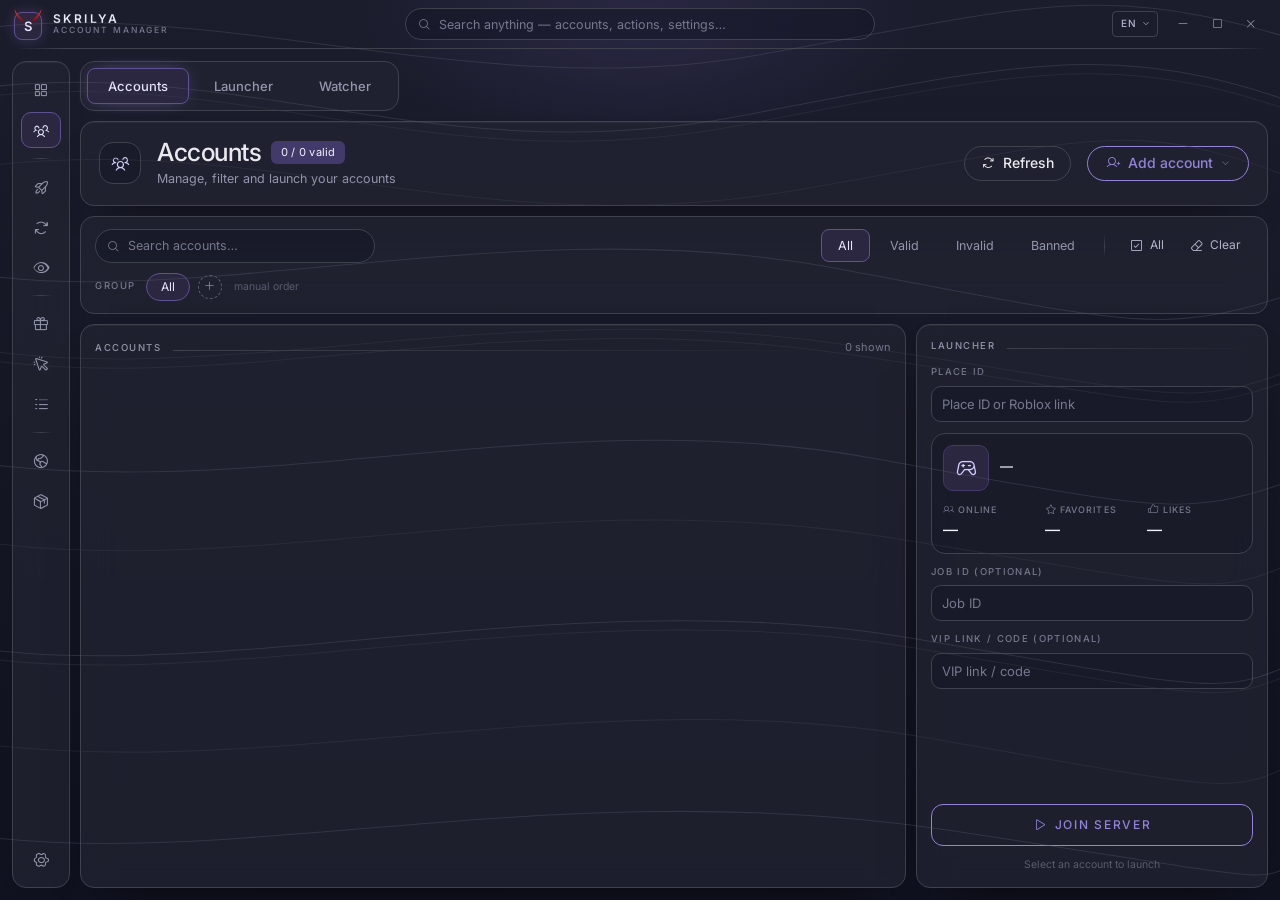
<file: RBX Alt Manager/ui/index.html>
<!DOCTYPE html>
<html><head><link href="icons/phosphor.css" rel="stylesheet"/><link href="ds.css" rel="stylesheet"/>
<meta charset="utf-8"/>
<meta content="width=device-width, initial-scale=1" name="viewport"/>
<style>x-dc{display:none!important}</style>
<style></style><style data-dc-tpl="4">
    html, body { height: 100%; overflow: hidden; }
    [hidden] { display: none !important; }
    @keyframes noct-spin { to { transform: rotate(360deg); } }
    ::placeholder { color: var(--color-neutral-600); }
    input { font-family: var(--font-body); }
    a { color: var(--color-accent-300); text-decoration: none; }
    a:hover { color: var(--color-accent-200); }
    ::-webkit-scrollbar { width: 8px; height: 8px; }
    ::-webkit-scrollbar-thumb { background: var(--color-neutral-800); border-radius: 8px; }
    ::-webkit-scrollbar-track { background: transparent; }
    @keyframes noct-drift { from { transform: translateX(0); } to { transform: translateX(-30px); } }
    body { -webkit-font-smoothing: antialiased; }
    div, span, button, input, i { transition: background-color .16s ease, border-color .16s ease, box-shadow .2s ease, color .16s ease; }
  </style><title>SkrilyaAccountManager</title><style>
  [data-ram="titlebar"], [data-dc-tpl="7"] { app-region: drag; -webkit-app-region: drag; }
  [data-ram="titlebar"] input, [data-dc-tpl="7"] input,
  [data-ram="win-min"], [data-ram="win-max"], [data-ram="win-close"] { app-region: no-drag; -webkit-app-region: no-drag; }
  [data-ram="win-min"], [data-ram="win-max"], [data-ram="win-close"] { cursor: pointer !important; }
  [data-ram-row] { user-select: none; }
  [hidden] { display: none !important; }
</style></head>
<body>
<div id="dc-root"><div class="sc-host" data-sc-name="Skrilya Accounts"><div data-dc-tpl="5" style="position: relative; height: 100vh; width: 100%; overflow: hidden; display: flex; flex-direction: column; font-family: var(--font-body); color: var(--color-text); background: linear-gradient(180deg, #1b1d2d 0%, var(--color-bg) 42%, #101220 100%);">
<div data-dc-tpl="6" style="position: absolute; top: -160px; left: 50%; width: 780px; height: 360px; transform: translateX(-50%); pointer-events: none; background: radial-gradient(50% 50% at 50% 50%, var(--color-accent-800) 0%, rgba(66,58,106,0) 72%); opacity: 0.38;"></div>
<div data-dc-tpl="7" style="display: flex; align-items: center; gap: 14px; height: 48px; flex: 0 0 auto; padding: 0px 14px; position: relative; z-index: 3;">
<div data-dc-tpl="8" style="display: flex; align-items: center; gap: 11px; width: 270px; flex: 0 0 auto;">
<div data-dc-tpl="9" style="position: relative; width: 28px; height: 32px; flex: 0 0 auto; display: flex; align-items: flex-end;">
<svg data-dc-tpl="10" style="position: absolute; top: 0px; left: -3px; width: 34px; height: 13px; pointer-events: none; filter: drop-shadow(oklch(0.52 0.19 27 / 0.55) 0px 0px 5px);" viewbox="0 0 34 13">
<defs data-dc-tpl="11">
<lineargradient data-dc-tpl="12" id="skrilya-horn" x1="0" x2="0" y1="1" y2="0">
<stop data-dc-tpl="13" offset="0" stop-color="oklch(0.36 0.13 22)"></stop>
<stop data-dc-tpl="14" offset="1" stop-color="oklch(0.64 0.21 28)"></stop>
</lineargradient>
</defs>
<path d="M13.4 12.4 C 9.6 9.8 6.2 6.2 3.4 0.9 C 4.2 5.9 6.8 9.6 10.1 12.9 Z" data-dc-tpl="15" fill="url(#skrilya-horn)"></path>
<path d="M20.6 12.4 C 24.4 9.8 27.8 6.2 30.6 0.9 C 29.8 5.9 27.2 9.6 23.9 12.9 Z" data-dc-tpl="16" fill="url(#skrilya-horn)"></path>
</svg>
<div data-dc-tpl="17" style="width: 28px; height: 28px; flex: 0 0 auto; display: grid; place-items: center; border-radius: var(--radius-md); background: var(--color-accent-900); border: 1px solid var(--color-accent-700); box-shadow: 0 0 18px -7px var(--color-accent); font-size: 13px; font-weight: 600; color: var(--color-accent-200);">S</div>
</div>
<div data-dc-tpl="18" style="min-width: 0px;">
<div data-dc-tpl="19" style="font-size: 12px; font-weight: 600; letter-spacing: 0.2em; color: var(--color-neutral-200); line-height: 1.15;">SKRILYA</div>
<div data-dc-tpl="20" style="font-size: 8.5px; font-weight: 500; letter-spacing: 0.22em; color: var(--color-neutral-600); line-height: 1.3;">ACCOUNT MANAGER</div>
</div>
</div>
<div data-dc-tpl="21" style="flex: 1 1 0%; display: flex; justify-content: center; min-width: 0px;">
<div data-dc-tpl="22" style="position: relative; width: min(470px, 100%);">
<i class="ph ph-magnifying-glass" data-dc-tpl="23" style="position: absolute; left: 13px; top: 50%; transform: translateY(-50%); font-size: 13px; color: var(--color-neutral-600);"></i>
<input class="input" data-dc-tpl="24" data-ram="global-search" placeholder="Search anything — accounts, actions, settings…" style="height: 32px; min-height: 32px; padding: 0px 14px 0px 33px; border-radius: 999px; font-size: 12.5px; background: color-mix(in srgb, var(--color-bg) 58%, transparent); border-color: var(--color-neutral-800); color: var(--color-neutral-200);"/>
</div>
</div>
<div data-dc-tpl="25" style="width: 270px; flex: 0 0 auto; display: flex; align-items: center; justify-content: flex-end; gap: 4px;">
<div class="scp0" data-dc-tpl="26" style="display: flex; align-items: center; gap: 5px; font-size: 10px; font-weight: 500; letter-spacing: 0.12em; padding: 4px 7px 4px 8px; margin-right: 6px; border-radius: var(--radius-sm); cursor: pointer; border: 1px solid var(--color-neutral-800); color: var(--color-neutral-400);" title="Interface language">
<span class="sc-interp">EN</span><i class="ph ph-caret-down" data-dc-tpl="27" style="font-size: 8px;"></i>
</div>
<div class="scp1" data-dc-tpl="28" data-ram="win-min" style="width: 30px; height: 24px; display: grid; place-items: center; border-radius: var(--radius-sm); color: var(--color-neutral-500); cursor: default; font-size: 12px;"><i class="ph ph-minus" data-dc-tpl="29"></i></div>
<div class="scp1" data-dc-tpl="30" data-ram="win-max" style="width: 30px; height: 24px; display: grid; place-items: center; border-radius: var(--radius-sm); color: var(--color-neutral-500); cursor: default; font-size: 11px;"><i class="ph ph-square" data-dc-tpl="31"></i></div>
<div class="scp2" data-dc-tpl="32" data-ram="win-close" style="width: 30px; height: 24px; display: grid; place-items: center; border-radius: var(--radius-sm); color: var(--color-neutral-500); cursor: default; font-size: 12px;"><i class="ph ph-x" data-dc-tpl="33"></i></div>
</div>
</div>
<div data-dc-tpl="34" style="flex: 0 0 auto; height: 1px; margin: 0px 14px 12px; position: relative; z-index: 3; background: linear-gradient(to right,transparent,var(--color-neutral-800) 48px,var(--color-neutral-800) calc(100% - 48px),transparent);"></div>
<div data-dc-tpl="35" style="flex: 1 1 0%; min-height: 0px; display: flex; gap: 10px; padding: 0px 12px 12px; position: relative; z-index: 2;">
<div data-dc-tpl="37" style="width: 58px; flex: 0 0 auto; display: flex; flex-direction: column; align-items: center; gap: 4px; padding: 10px 8px; border-radius: var(--radius-lg); background: color-mix(in srgb, var(--color-surface) 72%, transparent); backdrop-filter: blur(18px) saturate(112%); border: 1px solid var(--color-neutral-800); box-shadow: rgba(233, 233, 237, 0.05) 0px 1px 0px inset, rgb(0, 0, 0) 0px 16px 38px -28px;">
<div class="scp3" data-dc-tpl="39" data-ram-off-style="width: 40px; height: 36px; flex: 0 0 auto; display: grid; place-items: center; border-radius: calc(var(--radius-md) * 1.25); cursor: pointer; border: 1px solid transparent; font-size: 17px; background: transparent; color: var(--color-neutral-500);" data-ram-on-style="width: 40px; height: 36px; flex: 0 0 auto; display: grid; place-items: center; border-radius: calc(var(--radius-md) * 1.25); cursor: pointer; border-width: 1px; border-style: solid; border-color: var(--color-accent-700); border-image: none; font-size: 17px; background: var(--color-accent-900); color: var(--color-accent-200);" data-ram-rail="Dashboard" style="width: 40px; height: 36px; flex: 0 0 auto; display: grid; place-items: center; border-radius: calc(var(--radius-md) * 1.25); cursor: pointer; border: 1px solid transparent; font-size: 17px; background: transparent; color: var(--color-neutral-500); box-shadow: none;" title="Dashboard">
<i class="ph ph-squares-four" data-dc-tpl="40"></i>
</div>
<div class="scp3" data-dc-tpl="39" data-ram-off-style="width: 40px; height: 36px; flex: 0 0 auto; display: grid; place-items: center; border-radius: calc(var(--radius-md) * 1.25); cursor: pointer; border: 1px solid transparent; font-size: 17px; background: transparent; color: var(--color-neutral-500);" data-ram-on-style="width: 40px; height: 36px; flex: 0 0 auto; display: grid; place-items: center; border-radius: calc(var(--radius-md) * 1.25); cursor: pointer; border-width: 1px; border-style: solid; border-color: var(--color-accent-700); border-image: none; font-size: 17px; background: var(--color-accent-900); color: var(--color-accent-200);" data-ram-rail="Accounts" style="width: 40px; height: 36px; flex: 0 0 auto; display: grid; place-items: center; border-radius: calc(var(--radius-md) * 1.25); cursor: pointer; border-width: 1px; border-style: solid; border-color: var(--color-accent-700); border-image: none; font-size: 17px; background: var(--color-accent-900); color: var(--color-accent-200); box-shadow: 0 0 20px -9px var(--color-accent);" title="Accounts">
<i class="ph ph-users-three" data-dc-tpl="40"></i>
</div>
<div data-dc-tpl="41" style="width: 22px; height: 1px; flex: 0 0 auto; margin: 6px 0px; background: linear-gradient(to right,transparent,var(--color-neutral-800),transparent);"></div>
<div class="scp3" data-dc-tpl="43" data-ram-off-style="width: 40px; height: 36px; flex: 0 0 auto; display: grid; place-items: center; border-radius: calc(var(--radius-md) * 1.25); cursor: pointer; border: 1px solid transparent; font-size: 17px; background: transparent; color: var(--color-neutral-500);" data-ram-on-style="width: 40px; height: 36px; flex: 0 0 auto; display: grid; place-items: center; border-radius: calc(var(--radius-md) * 1.25); cursor: pointer; border-width: 1px; border-style: solid; border-color: var(--color-accent-700); border-image: none; font-size: 17px; background: var(--color-accent-900); color: var(--color-accent-200);" data-ram-rail="Launcher" style="width: 40px; height: 36px; flex: 0 0 auto; display: grid; place-items: center; border-radius: calc(var(--radius-md) * 1.25); cursor: pointer; border: 1px solid transparent; font-size: 17px; background: transparent; color: var(--color-neutral-500); box-shadow: none;" title="Launcher">
<i class="ph ph-rocket-launch" data-dc-tpl="44"></i>
</div>
<div class="scp3" data-dc-tpl="43" data-ram-off-style="width: 40px; height: 36px; flex: 0 0 auto; display: grid; place-items: center; border-radius: calc(var(--radius-md) * 1.25); cursor: pointer; border: 1px solid transparent; font-size: 17px; background: transparent; color: var(--color-neutral-500);" data-ram-on-style="width: 40px; height: 36px; flex: 0 0 auto; display: grid; place-items: center; border-radius: calc(var(--radius-md) * 1.25); cursor: pointer; border-width: 1px; border-style: solid; border-color: var(--color-accent-700); border-image: none; font-size: 17px; background: var(--color-accent-900); color: var(--color-accent-200);" data-ram-rail="Relauncher" style="width: 40px; height: 36px; flex: 0 0 auto; display: grid; place-items: center; border-radius: calc(var(--radius-md) * 1.25); cursor: pointer; border: 1px solid transparent; font-size: 17px; background: transparent; color: var(--color-neutral-500); box-shadow: none;" title="Relauncher">
<i class="ph ph-arrows-clockwise" data-dc-tpl="44"></i>
</div>
<div class="scp3" data-dc-tpl="43" data-ram-off-style="width: 40px; height: 36px; flex: 0 0 auto; display: grid; place-items: center; border-radius: calc(var(--radius-md) * 1.25); cursor: pointer; border: 1px solid transparent; font-size: 17px; background: transparent; color: var(--color-neutral-500);" data-ram-on-style="width: 40px; height: 36px; flex: 0 0 auto; display: grid; place-items: center; border-radius: calc(var(--radius-md) * 1.25); cursor: pointer; border-width: 1px; border-style: solid; border-color: var(--color-accent-700); border-image: none; font-size: 17px; background: var(--color-accent-900); color: var(--color-accent-200);" data-ram-rail="Watcher" style="width: 40px; height: 36px; flex: 0 0 auto; display: grid; place-items: center; border-radius: calc(var(--radius-md) * 1.25); cursor: pointer; border: 1px solid transparent; font-size: 17px; background: transparent; color: var(--color-neutral-500); box-shadow: none;" title="Watcher">
<i class="ph ph-eye" data-dc-tpl="44"></i>
</div>
<div data-dc-tpl="45" style="width: 22px; height: 1px; flex: 0 0 auto; margin: 6px 0px; background: linear-gradient(to right,transparent,var(--color-neutral-800),transparent);"></div>
<div class="scp3" data-dc-tpl="47" data-ram-off-style="width: 40px; height: 36px; flex: 0 0 auto; display: grid; place-items: center; border-radius: calc(var(--radius-md) * 1.25); cursor: pointer; border: 1px solid transparent; font-size: 17px; background: transparent; color: var(--color-neutral-500);" data-ram-on-style="width: 40px; height: 36px; flex: 0 0 auto; display: grid; place-items: center; border-radius: calc(var(--radius-md) * 1.25); cursor: pointer; border-width: 1px; border-style: solid; border-color: var(--color-accent-700); border-image: none; font-size: 17px; background: var(--color-accent-900); color: var(--color-accent-200);" data-ram-rail="Free items" style="width: 40px; height: 36px; flex: 0 0 auto; display: grid; place-items: center; border-radius: calc(var(--radius-md) * 1.25); cursor: pointer; border: 1px solid transparent; font-size: 17px; background: transparent; color: var(--color-neutral-500); box-shadow: none;" title="Free items">
<i class="ph ph-gift" data-dc-tpl="48"></i>
</div>
<div class="scp3" data-dc-tpl="47" data-ram-off-style="width: 40px; height: 36px; flex: 0 0 auto; display: grid; place-items: center; border-radius: calc(var(--radius-md) * 1.25); cursor: pointer; border: 1px solid transparent; font-size: 17px; background: transparent; color: var(--color-neutral-500);" data-ram-on-style="width: 40px; height: 36px; flex: 0 0 auto; display: grid; place-items: center; border-radius: calc(var(--radius-md) * 1.25); cursor: pointer; border-width: 1px; border-style: solid; border-color: var(--color-accent-700); border-image: none; font-size: 17px; background: var(--color-accent-900); color: var(--color-accent-200);" data-ram-rail="Macros" style="width: 40px; height: 36px; flex: 0 0 auto; display: grid; place-items: center; border-radius: calc(var(--radius-md) * 1.25); cursor: pointer; border: 1px solid transparent; font-size: 17px; background: transparent; color: var(--color-neutral-500); box-shadow: none;" title="Macros">
<i class="ph ph-cursor-click" data-dc-tpl="48"></i>
</div>
<div class="scp3" data-dc-tpl="47" data-ram-off-style="width: 40px; height: 36px; flex: 0 0 auto; display: grid; place-items: center; border-radius: calc(var(--radius-md) * 1.25); cursor: pointer; border: 1px solid transparent; font-size: 17px; background: transparent; color: var(--color-neutral-500);" data-ram-on-style="width: 40px; height: 36px; flex: 0 0 auto; display: grid; place-items: center; border-radius: calc(var(--radius-md) * 1.25); cursor: pointer; border-width: 1px; border-style: solid; border-color: var(--color-accent-700); border-image: none; font-size: 17px; background: var(--color-accent-900); color: var(--color-accent-200);" data-ram-rail="Server list" style="width: 40px; height: 36px; flex: 0 0 auto; display: grid; place-items: center; border-radius: calc(var(--radius-md) * 1.25); cursor: pointer; border: 1px solid transparent; font-size: 17px; background: transparent; color: var(--color-neutral-500); box-shadow: none;" title="Server list">
<i class="ph ph-list-dashes" data-dc-tpl="48"></i>
</div>
<div data-dc-tpl="49" style="width: 22px; height: 1px; flex: 0 0 auto; margin: 6px 0px; background: linear-gradient(to right,transparent,var(--color-neutral-800),transparent);"></div>
<div class="scp3" data-dc-tpl="51" data-ram-off-style="width: 40px; height: 36px; flex: 0 0 auto; display: grid; place-items: center; border-radius: calc(var(--radius-md) * 1.25); cursor: pointer; border: 1px solid transparent; font-size: 17px; background: transparent; color: var(--color-neutral-500);" data-ram-on-style="width: 40px; height: 36px; flex: 0 0 auto; display: grid; place-items: center; border-radius: calc(var(--radius-md) * 1.25); cursor: pointer; border-width: 1px; border-style: solid; border-color: var(--color-accent-700); border-image: none; font-size: 17px; background: var(--color-accent-900); color: var(--color-accent-200);" data-ram-rail="Proxies" style="width: 40px; height: 36px; flex: 0 0 auto; display: grid; place-items: center; border-radius: calc(var(--radius-md) * 1.25); cursor: pointer; border: 1px solid transparent; font-size: 17px; background: transparent; color: var(--color-neutral-500); box-shadow: none;" title="Proxies">
<i class="ph ph-globe-hemisphere-west" data-dc-tpl="52"></i>
</div>
<div class="scp3" data-dc-tpl="51" data-ram-off-style="width: 40px; height: 36px; flex: 0 0 auto; display: grid; place-items: center; border-radius: calc(var(--radius-md) * 1.25); cursor: pointer; border: 1px solid transparent; font-size: 17px; background: transparent; color: var(--color-neutral-500);" data-ram-on-style="width: 40px; height: 36px; flex: 0 0 auto; display: grid; place-items: center; border-radius: calc(var(--radius-md) * 1.25); cursor: pointer; border-width: 1px; border-style: solid; border-color: var(--color-accent-700); border-image: none; font-size: 17px; background: var(--color-accent-900); color: var(--color-accent-200);" data-ram-rail="Resources" style="width: 40px; height: 36px; flex: 0 0 auto; display: grid; place-items: center; border-radius: calc(var(--radius-md) * 1.25); cursor: pointer; border: 1px solid transparent; font-size: 17px; background: transparent; color: var(--color-neutral-500); box-shadow: none;" title="Resources">
<i class="ph ph-package" data-dc-tpl="52"></i>
</div>
<div data-dc-tpl="53" style="margin-top: auto;"></div>
<div class="scp3" data-dc-tpl="54" data-ram-off-style="width: 40px; height: 36px; flex: 0 0 auto; display: grid; place-items: center; border-radius: calc(var(--radius-md) * 1.25); cursor: pointer; border: 1px solid transparent; font-size: 17px; background: transparent; color: var(--color-neutral-500);" data-ram-on-style="width: 40px; height: 36px; flex: 0 0 auto; display: grid; place-items: center; border-radius: calc(var(--radius-md) * 1.25); cursor: pointer; border-width: 1px; border-style: solid; border-color: var(--color-accent-700); border-image: none; font-size: 17px; background: var(--color-accent-900); color: var(--color-accent-200);" data-ram-rail="Settings" style="width: 40px; height: 36px; flex: 0 0 auto; display: grid; place-items: center; border-radius: calc(var(--radius-md) * 1.25); cursor: pointer; border: 1px solid transparent; font-size: 17px; background: transparent; color: var(--color-neutral-500);" title="Settings">
<i class="ph ph-gear-six" data-dc-tpl="55"></i>
</div>
</div>
<div data-dc-tpl="83" style="flex: 1 1 0%; min-width: 0px; display: flex; flex-direction: column; gap: 10px;">
<div data-dc-tpl="85" data-ram="tabstrip" style="flex: 0 0 auto; display: flex; align-items: center; gap: 4px; padding: 6px; width: fit-content; border-radius: var(--radius-lg); background: color-mix(in srgb, var(--color-surface) 72%, transparent); backdrop-filter: blur(18px) saturate(112%); border: 1px solid var(--color-neutral-800);">
<div class="scp4" data-dc-tpl="86" data-ram-off-style="padding: 7px 20px; border-radius: var(--radius-md); font-size: 13px; font-weight: 500; cursor: pointer; border: 1px solid transparent; background: transparent; color: var(--color-neutral-500); box-shadow: none;" data-ram-on-style="padding: 7px 20px; border-radius: var(--radius-md); font-size: 13px; font-weight: 500; cursor: pointer; border-width: 1px; border-style: solid; border-color: var(--color-accent-700); border-image: none; background: var(--color-accent-900); color: var(--color-accent-200); box-shadow: 0 0 20px -9px var(--color-accent);" data-ram-tab="accounts" style="padding: 7px 20px; border-radius: var(--radius-md); font-size: 13px; font-weight: 500; cursor: pointer; border-width: 1px; border-style: solid; border-color: var(--color-accent-700); border-image: none; background: var(--color-accent-900); color: var(--color-accent-200); box-shadow: 0 0 20px -9px var(--color-accent);">Accounts</div>
<div class="scp4" data-dc-tpl="87" data-ram-off-style="padding: 7px 20px; border-radius: var(--radius-md); font-size: 13px; font-weight: 500; cursor: pointer; border: 1px solid transparent; background: transparent; color: var(--color-neutral-500); box-shadow: none;" data-ram-on-style="padding: 7px 20px; border-radius: var(--radius-md); font-size: 13px; font-weight: 500; cursor: pointer; border-width: 1px; border-style: solid; border-color: var(--color-accent-700); border-image: none; background: var(--color-accent-900); color: var(--color-accent-200); box-shadow: 0 0 20px -9px var(--color-accent);" data-ram-tab="launcher" style="padding: 7px 20px; border-radius: var(--radius-md); font-size: 13px; font-weight: 500; cursor: pointer; border: 1px solid transparent; background: transparent; color: var(--color-neutral-500); box-shadow: none;">Launcher</div>
<div class="scp4" data-dc-tpl="88" data-ram-off-style="padding: 7px 20px; border-radius: var(--radius-md); font-size: 13px; font-weight: 500; cursor: pointer; border: 1px solid transparent; background: transparent; color: var(--color-neutral-500); box-shadow: none;" data-ram-on-style="padding: 7px 20px; border-radius: var(--radius-md); font-size: 13px; font-weight: 500; cursor: pointer; border: 1px solid transparent; background: transparent; color: var(--color-neutral-500); box-shadow: none;" data-ram-tab="watcher" style="padding: 7px 20px; border-radius: var(--radius-md); font-size: 13px; font-weight: 500; cursor: pointer; border: 1px solid transparent; background: transparent; color: var(--color-neutral-500); box-shadow: none;">Watcher</div>
</div>
<div data-dc-tpl="194" data-ram-screen="accounts" style="flex: 1 1 0%; min-height: 0px; display: flex; flex-direction: column; gap: 10px;">
<div data-dc-tpl="195" style="flex: 0 0 auto; display: flex; align-items: center; gap: 16px; padding: 16px 18px; border-radius: var(--radius-lg); background: color-mix(in srgb, var(--color-surface) 72%, transparent); backdrop-filter: blur(18px) saturate(112%); border: 1px solid var(--color-neutral-800); box-shadow: rgba(233, 233, 237, 0.05) 0px 1px 0px inset, rgb(0, 0, 0) 0px 20px 46px -30px;">
<div data-dc-tpl="196" style="width: 42px; height: 42px; flex: 0 0 auto; display: grid; place-items: center; border-radius: var(--radius-lg); background: color-mix(in srgb, var(--color-bg) 52%, transparent); border: 1px solid var(--color-neutral-800); font-size: 19px; color: var(--color-accent-300);"><i class="ph ph-users-three" data-dc-tpl="197"></i></div>
<div data-dc-tpl="198" style="flex: 1 1 0%; min-width: 0px;">
<div data-dc-tpl="199" style="display: flex; align-items: center; gap: 10px;">
<h3 data-dc-tpl="200" style="margin: 0px; font-size: 25px; letter-spacing: -0.02em;">Accounts</h3>
<span class="tag tag-accent" data-dc-tpl="201" data-ram="account-count" style="font-variant-numeric: tabular-nums; white-space: nowrap;"><span class="sc-interp">2 / 3 valid</span></span>
</div>
<div data-dc-tpl="202" style="font-size: 12.5px; color: var(--color-neutral-500); margin-top: 3px;">Manage, filter and launch your accounts</div>
</div>
<button class="btn btn-secondary" data-dc-tpl="203" data-ram="refresh" style="border-radius: 999px; padding: 8px 16px; gap: 8px;">
<i class="ph ph-arrows-clockwise" data-dc-tpl="204" style="font-size: 14px; animation: auto ease 0s 1 normal none running none;"></i>Refresh
            </button>
<button class="btn btn-primary" data-dc-tpl="205" data-ram="add-account" style="border-radius: 999px; padding: 8px 18px; gap: 8px;">
<i class="ph ph-user-plus" data-dc-tpl="206" style="font-size: 14px;"></i>Add account<i class="ph ph-caret-down" data-dc-tpl="207" style="font-size: 9px; opacity: 0.7;"></i>
</button>
</div>
<div data-dc-tpl="208" style="flex: 0 0 auto; display: flex; flex-direction: column; gap: 10px; padding: 12px 14px; border-radius: var(--radius-lg); background: color-mix(in srgb, var(--color-surface) 72%, transparent); backdrop-filter: blur(18px) saturate(112%); border: 1px solid var(--color-neutral-800);">
<div data-dc-tpl="209" style="display: flex; align-items: center; gap: 12px;">
<div data-dc-tpl="210" style="position: relative; width: 280px; flex: 0 0 auto;">
<i class="ph ph-magnifying-glass" data-dc-tpl="211" style="position: absolute; left: 12px; top: 50%; transform: translateY(-50%); font-size: 13px; color: var(--color-neutral-600);"></i>
<input class="input" data-dc-tpl="212" data-ram="account-search" placeholder="Search accounts…" style="height: 34px; min-height: 34px; padding: 0px 12px 0px 32px; border-radius: 999px; font-size: 12.5px; background: color-mix(in srgb, var(--color-bg) 58%, transparent); border-color: var(--color-neutral-800);" value=""/>
</div>
<div data-dc-tpl="213" style="flex: 1 1 0%;"></div>
<div data-dc-tpl="214" style="display: flex; align-items: center; gap: 3px;">
<div class="scp4" data-dc-tpl="215" data-ram-filter="all" style="padding: 6px 16px; border-radius: var(--radius-md); font-size: 12.5px; cursor: pointer; border-width: 1px; border-style: solid; border-color: var(--color-accent-700); border-image: none; background: var(--color-accent-900); color: var(--color-accent-200);">All</div>
<div class="scp4" data-dc-tpl="216" data-ram-filter="valid" style="padding: 6px 16px; border-radius: var(--radius-md); font-size: 12.5px; cursor: pointer; border: 1px solid transparent; background: transparent; color: var(--color-neutral-500);">Valid</div>
<div class="scp4" data-dc-tpl="217" data-ram-filter="invalid" style="padding: 6px 16px; border-radius: var(--radius-md); font-size: 12.5px; cursor: pointer; border: 1px solid transparent; background: transparent; color: var(--color-neutral-500);">Invalid</div>
<div class="scp4" data-dc-tpl="218" data-ram-filter="banned" style="padding: 6px 16px; border-radius: var(--radius-md); font-size: 12.5px; cursor: pointer; border: 1px solid transparent; background: transparent; color: var(--color-neutral-500);">Banned</div>
</div>
<div data-dc-tpl="219" style="width: 1px; height: 22px; flex: 0 0 auto; background: linear-gradient(to bottom,transparent,var(--color-neutral-800),transparent);"></div>
<div data-dc-tpl="220" style="display: flex; align-items: center; gap: 2px;">
<div class="scp5" data-dc-tpl="221" style="display: flex; align-items: center; gap: 6px; padding: 6px 12px; border-radius: var(--radius-md); font-size: 12px; cursor: pointer; color: var(--color-neutral-400);"><i class="ph ph-check-square" data-dc-tpl="222" style="font-size: 14px;"></i>All</div>
<div class="scp5" data-dc-tpl="223" style="display: flex; align-items: center; gap: 6px; padding: 6px 12px; border-radius: var(--radius-md); font-size: 12px; cursor: pointer; color: var(--color-neutral-400);"><i class="ph ph-eraser" data-dc-tpl="224" style="font-size: 14px;"></i>Clear</div>
</div>
</div>
<div data-dc-tpl="225" data-ram="group-chips" style="display: flex; align-items: center; gap: 8px;">
<span data-dc-tpl="226" style="font-size: 9.5px; font-weight: 500; letter-spacing: 0.16em; text-transform: uppercase; color: var(--color-neutral-600); margin-right: 2px;">Group</span>
<div class="scp4" data-dc-tpl="227" data-ram-group="All" style="padding: 4px 14px; border-radius: 999px; font-size: 12px; cursor: pointer; border-width: 1px; border-style: solid; border-color: var(--color-accent-700); border-image: none; background: var(--color-accent-900); color: var(--color-accent-200);">All</div>



<div class="scp6" data-dc-tpl="231" style="width: 24px; height: 24px; display: grid; place-items: center; border-radius: 999px; cursor: pointer; font-size: 11px; border: 1px dashed var(--color-neutral-700); color: var(--color-neutral-500);" title="New group"><i class="ph ph-plus" data-dc-tpl="232"></i></div>
<span data-dc-tpl="233" style="margin-left: 4px; font-size: 10.5px; color: var(--color-neutral-700);">manual order</span>
<template data-ram="group-chip"><div class="scp4" data-dc-tpl="229" data-ram-group-chip="" draggable="true" style="display: flex; align-items: center; gap: 6px; padding: 4px 13px 4px 9px; border-radius: 999px; cursor: grab; font-size: 12px; border: 1px solid transparent; background: transparent; color: var(--color-neutral-500); opacity: 1;" title="Drag to reorder · right-click for options">
<i class="ph ph-dots-six-vertical" data-dc-tpl="230" style="font-size: 11px; color: var(--color-neutral-700);"></i><span class="sc-interp">Default</span>
</div></template></div>
</div>
<div data-dc-tpl="234" style="flex: 1 1 0%; min-height: 200px; display: grid; grid-template-columns: minmax(0px, 1fr) 352px; gap: 10px;">
<div data-dc-tpl="235" style="min-width: 0px; display: flex; flex-direction: column; gap: 10px; padding: 14px 14px 10px; border-radius: var(--radius-lg); background: color-mix(in srgb, var(--color-surface) 72%, transparent); backdrop-filter: blur(18px) saturate(112%); border: 1px solid var(--color-neutral-800); box-shadow: rgba(233, 233, 237, 0.05) 0px 1px 0px inset, rgb(0, 0, 0) 0px 20px 46px -30px;">
<div data-dc-tpl="236" style="flex: 0 0 auto; display: flex; align-items: baseline; gap: 12px;">
<span data-dc-tpl="237" style="font-size: 9.5px; font-weight: 500; letter-spacing: 0.16em; text-transform: uppercase; color: var(--color-neutral-500);">Accounts</span>
<div data-dc-tpl="238" style="flex: 1 1 0%; height: 1px; background: linear-gradient(to right,var(--color-neutral-800),transparent);"></div>
<span data-dc-tpl="239" data-ram="selected-count" style="font-size: 11px; color: var(--color-neutral-600); font-variant-numeric: tabular-nums; white-space: nowrap;"><span class="sc-interp">1 selected</span></span>
</div>
<div data-dc-tpl="240" data-ram="accounts" style="flex: 1 1 0%; min-height: 0px; overflow: hidden auto; display: flex; flex-direction: column; gap: 6px; padding-right: 2px;">



</div>
</div>
<div data-dc-tpl="264" style="display: flex; flex-direction: column; gap: 11px; padding: 14px; border-radius: var(--radius-lg); background: color-mix(in srgb, var(--color-surface) 72%, transparent); backdrop-filter: blur(18px) saturate(112%); border: 1px solid var(--color-neutral-800); box-shadow: rgba(233, 233, 237, 0.05) 0px 1px 0px inset, rgb(0, 0, 0) 0px 20px 46px -30px; overflow: hidden auto;">
<div data-dc-tpl="265" style="flex: 0 0 auto; display: flex; align-items: baseline; gap: 12px;">
<span data-dc-tpl="266" style="font-size: 9.5px; font-weight: 500; letter-spacing: 0.16em; text-transform: uppercase; color: var(--color-neutral-500);">Launcher</span>
<div data-dc-tpl="267" style="flex: 1 1 0%; height: 1px; background: linear-gradient(to right,var(--color-neutral-800),transparent);"></div>
</div>
<div class="field" data-dc-tpl="268" style="flex: 0 0 auto;">
<label data-dc-tpl="269" style="font-size: 9.5px; font-weight: 500; letter-spacing: 0.14em; text-transform: uppercase; color: var(--color-neutral-600); margin-bottom: 6px;">Place ID</label>
<input class="input" data-dc-tpl="270" data-ram="place-id" placeholder="Place ID or Roblox link" style="height: 36px; min-height: 36px; border-radius: calc(var(--radius-md) * 1.25); font-size: 13px; background: color-mix(in srgb, var(--color-bg) 58%, transparent); border-color: var(--color-neutral-800); font-variant-numeric: tabular-nums;" value=""/>
</div>
<div data-dc-tpl="271" style="flex: 0 0 auto; display: flex; flex-direction: column; gap: 12px; padding: 11px; border-radius: var(--radius-lg); background: color-mix(in srgb, var(--color-bg) 52%, transparent); border: 1px solid var(--color-neutral-800);">
<div data-dc-tpl="272" style="display: flex; align-items: center; gap: 11px;">
<div data-dc-tpl="273" style="width: 46px; height: 46px; flex: 0 0 auto; display: grid; place-items: center; border-radius: calc(var(--radius-md) * 1.25); background: var(--color-accent-900); border: 1px solid var(--color-accent-800); font-size: 21px; color: var(--color-accent-300);"><i class="ph ph-game-controller" data-dc-tpl="274"></i></div>
<div data-dc-tpl="275" style="min-width: 0px;">
<div data-dc-tpl="276" data-ram="game-name" style="font-size: 13px; font-weight: 500; color: var(--color-neutral-100); white-space: nowrap; overflow: hidden; text-overflow: ellipsis;">[2X⚔️] Sailor Piece</div>
<div data-dc-tpl="277" data-ram="game-place" style="font-size: 11px; color: var(--color-neutral-600); margin-top: 2px; white-space: nowrap; overflow: hidden; text-overflow: ellipsis;">Place · 77747658251236</div>
</div>
</div>
<div data-dc-tpl="278" style="display: grid; grid-template-columns: repeat(3, 1fr); gap: 8px;">
<div data-dc-tpl="279">
<div data-dc-tpl="280" style="display: flex; align-items: center; gap: 4px; font-size: 9px; font-weight: 500; letter-spacing: 0.12em; text-transform: uppercase; color: var(--color-neutral-600);"><i class="ph ph-users" data-dc-tpl="281" style="font-size: 11px;"></i>Online</div>
<div data-dc-tpl="282" data-ram="game-online" style="font-size: 15px; font-weight: 500; color: var(--color-neutral-100); margin-top: 2px; font-variant-numeric: tabular-nums;">5.8K</div>
</div>
<div data-dc-tpl="283">
<div data-dc-tpl="284" style="display: flex; align-items: center; gap: 4px; font-size: 9px; font-weight: 500; letter-spacing: 0.12em; text-transform: uppercase; color: var(--color-neutral-600);"><i class="ph ph-star" data-dc-tpl="285" style="font-size: 11px;"></i>Favorites</div>
<div data-dc-tpl="286" data-ram="game-favorites" style="font-size: 15px; font-weight: 500; color: var(--color-neutral-100); margin-top: 2px; font-variant-numeric: tabular-nums;">828.9K</div>
</div>
<div data-dc-tpl="287">
<div data-dc-tpl="288" style="display: flex; align-items: center; gap: 4px; font-size: 9px; font-weight: 500; letter-spacing: 0.12em; text-transform: uppercase; color: var(--color-neutral-600);"><i class="ph ph-thumbs-up" data-dc-tpl="289" style="font-size: 11px;"></i>Likes</div>
<div data-dc-tpl="290" data-ram="game-likes" style="font-size: 15px; font-weight: 500; color: var(--color-neutral-100); margin-top: 2px; font-variant-numeric: tabular-nums;">1.2M</div>
</div>
</div>
</div>
<div class="field" data-dc-tpl="291" style="flex: 0 0 auto;">
<label data-dc-tpl="292" style="font-size: 9.5px; font-weight: 500; letter-spacing: 0.14em; text-transform: uppercase; color: var(--color-neutral-600); margin-bottom: 6px;">Job ID (optional)</label>
<input class="input" data-dc-tpl="293" data-ram="job-id" placeholder="Job ID" style="height: 36px; min-height: 36px; border-radius: calc(var(--radius-md) * 1.25); font-size: 13px; background: color-mix(in srgb, var(--color-bg) 58%, transparent); border-color: var(--color-neutral-800);" value=""/>
</div>
<div class="field" data-dc-tpl="294" style="flex: 0 0 auto;">
<label data-dc-tpl="295" style="font-size: 9.5px; font-weight: 500; letter-spacing: 0.14em; text-transform: uppercase; color: var(--color-neutral-600); margin-bottom: 6px;">VIP link / code (optional)</label>
<input class="input" data-dc-tpl="296" data-ram="vip-code" placeholder="VIP link / code" style="height: 36px; min-height: 36px; border-radius: calc(var(--radius-md) * 1.25); font-size: 13px; background: color-mix(in srgb, var(--color-bg) 58%, transparent); border-color: var(--color-neutral-800);" value=""/>
</div>
<div data-dc-tpl="297" style="margin-top: auto;"></div>
<button class="btn btn-primary" data-dc-tpl="298" data-ram="join" style="flex: 0 0 auto; width: 100%; height: 42px; border-radius: calc(var(--radius-md) * 1.5); gap: 9px; font-size: 12px; font-weight: 500; letter-spacing: 0.14em; text-transform: uppercase;">
<i class="ph ph-play" data-dc-tpl="299" style="font-size: 13px;"></i>Join server
              </button>
<div data-dc-tpl="300" data-ram="launch-hint" style="flex: 0 0 auto; text-align: center; font-size: 10.5px; color: var(--color-neutral-700); font-variant-numeric: tabular-nums;"><span class="sc-interp">Launches 1 selected account</span></div>
</div>
</div>
</div>
<div data-dc-tpl="302" data-ram-screen="launcher" hidden="" style="flex: 1 1 0%; min-height: 0px; display: flex; flex-direction: column; gap: 10px;">
<div data-dc-tpl="303" style="flex: 0 0 auto; display: flex; align-items: center; gap: 16px; padding: 16px 18px; border-radius: var(--radius-lg); background: color-mix(in srgb, var(--color-surface) 72%, transparent); backdrop-filter: blur(18px) saturate(112%); border: 1px solid var(--color-neutral-800); box-shadow: rgba(233, 233, 237, 0.05) 0px 1px 0px inset, rgb(0, 0, 0) 0px 20px 46px -30px;">
<div data-dc-tpl="304" style="width: 42px; height: 42px; flex: 0 0 auto; display: grid; place-items: center; border-radius: var(--radius-lg); background: color-mix(in srgb, var(--color-bg) 58%, transparent); border-color: var(--color-neutral-800); border-width: 1px; border-style: solid; font-size: 19px; color: var(--color-accent-300);"><i class="ph ph-list-magnifying-glass" data-dc-tpl="305"></i></div>
<div data-dc-tpl="306" style="flex: 1 1 0%; min-width: 0px;">
<h3 data-dc-tpl="307" style="margin: 0px; font-size: 25px; letter-spacing: -0.02em;">Server list</h3>
<div data-dc-tpl="308" data-ram="server-subtitle" style="font-size: 12.5px; color: var(--color-neutral-500); margin-top: 3px;">Pick a server, or drop in a private link — the launch uses the accounts you ticked</div>
</div>
<button class="btn btn-secondary" data-dc-tpl="309" data-ram="server-refresh" style="flex: 0 0 auto; border-radius: 999px; padding: 8px 16px; gap: 8px;"><i class="ph ph-arrows-clockwise" data-dc-tpl="310" style="font-size: 14px; animation: auto ease 0s 1 normal none running none;"></i>Refresh</button>
<button class="btn btn-primary" data-dc-tpl="311" style="flex: 0 0 auto; border-radius: 999px; padding: 8px 18px; gap: 8px;"><i class="ph ph-link" data-dc-tpl="312" style="font-size: 14px;"></i>Private link</button>
</div>
<div data-dc-tpl="313" style="flex: 1 1 0%; min-height: 0px; display: grid; grid-template-columns: 302px minmax(0px, 1fr); gap: 10px;">
<div data-dc-tpl="314" style="min-width: 0px; display: flex; flex-direction: column; gap: 11px; padding: 14px; border-radius: var(--radius-lg); background: color-mix(in srgb, var(--color-surface) 72%, transparent); backdrop-filter: blur(18px) saturate(112%); border: 1px solid var(--color-neutral-800); box-shadow: rgba(233, 233, 237, 0.05) 0px 1px 0px inset, rgb(0, 0, 0) 0px 20px 46px -30px; overflow: hidden auto;">
<div data-dc-tpl="315" style="position: relative; flex: 0 0 auto;">
<i class="ph ph-magnifying-glass" data-dc-tpl="316" style="position: absolute; left: 12px; top: 50%; transform: translateY(-50%); font-size: 13px; color: var(--color-neutral-600);"></i>
<input class="input" data-dc-tpl="317" data-ram="game-search" placeholder="Search games or place ID…" style="height: 34px; min-height: 34px; padding: 0px 12px 0px 32px; border-radius: 999px; font-size: 12.5px; background: color-mix(in srgb, var(--color-bg) 58%, transparent); border-color: var(--color-neutral-800);"/>
</div>
<div data-dc-tpl="318" style="flex: 0 0 auto; display: flex; align-items: baseline; gap: 12px;"><span data-dc-tpl="319" style="font-size: 9.5px; font-weight: 500; letter-spacing: 0.16em; text-transform: uppercase; color: var(--color-neutral-500);">Favourites</span><div data-dc-tpl="320" style="flex: 1 1 0%; height: 1px; background: linear-gradient(to right,var(--color-neutral-800),transparent);"></div></div>
<div data-dc-tpl="321" data-ram="game-favourites" style="flex: 0 0 auto; display: flex; flex-direction: column; gap: 6px;">



</div>
<div data-dc-tpl="330" style="flex: 0 0 auto; display: flex; align-items: baseline; gap: 12px;"><span data-dc-tpl="331" style="font-size: 9.5px; font-weight: 500; letter-spacing: 0.16em; text-transform: uppercase; color: var(--color-neutral-500);">Recent</span><div data-dc-tpl="332" style="flex: 1 1 0%; height: 1px; background: linear-gradient(to right,var(--color-neutral-800),transparent);"></div></div>
<div data-dc-tpl="333" data-ram="game-recent" style="flex: 0 0 auto; display: flex; flex-direction: column; gap: 6px;">


</div>
</div>
<div data-dc-tpl="341" style="min-width: 0px; display: flex; flex-direction: column; gap: 10px; padding: 14px 14px 10px; border-radius: var(--radius-lg); background: color-mix(in srgb, var(--color-surface) 72%, transparent); backdrop-filter: blur(18px) saturate(112%); border: 1px solid var(--color-neutral-800); box-shadow: rgba(233, 233, 237, 0.05) 0px 1px 0px inset, rgb(0, 0, 0) 0px 20px 46px -30px;">
<div data-dc-tpl="342" style="flex: 0 0 auto; display: flex; align-items: center; gap: 12px;">
<span data-dc-tpl="343" style="font-size: 9.5px; font-weight: 500; letter-spacing: 0.16em; text-transform: uppercase; color: var(--color-neutral-500);">Servers</span>
<div data-dc-tpl="344" style="display: flex; align-items: center; gap: 3px;">
<div class="scp4" data-dc-tpl="345" style="padding: 5px 13px; border-radius: var(--radius-md); font-size: 12px; cursor: pointer; border-width: 1px; border-style: solid; border-color: var(--color-accent-700); border-image: none; background: var(--color-accent-900); color: var(--color-accent-200);">All</div>
<div class="scp4" data-dc-tpl="346" style="padding: 5px 13px; border-radius: var(--radius-md); font-size: 12px; cursor: pointer; border: 1px solid transparent; background: transparent; color: var(--color-neutral-500);">Has room</div>
<div class="scp4" data-dc-tpl="347" style="padding: 5px 13px; border-radius: var(--radius-md); font-size: 12px; cursor: pointer; border: 1px solid transparent; background: transparent; color: var(--color-neutral-500);">Low ping</div>
</div>
<div data-dc-tpl="348" style="flex: 1 1 0%; height: 1px; background: linear-gradient(to right,var(--color-neutral-800),transparent);"></div>
<span data-dc-tpl="349" style="font-size: 11px; color: var(--color-neutral-600); font-variant-numeric: tabular-nums; white-space: nowrap;"><span class="sc-interp" data-ram="server-count">6 of 6</span></span>
</div>
<div data-dc-tpl="350" data-ram="servers" style="flex: 1 1 0%; min-height: 0px; overflow: hidden auto; display: flex; flex-direction: column; gap: 6px; padding-right: 2px;">






</div>
</div>
</div>
</div><div data-dc-tpl="90" data-ram-screen="settings" hidden="" style="flex: 1 1 0%; min-height: 0px; display: flex; flex-direction: column; gap: 10px;">
<div data-dc-tpl="91" style="flex: 0 0 auto; display: flex; align-items: center; gap: 16px; padding: 16px 18px; border-radius: var(--radius-lg); background: color-mix(in srgb, var(--color-surface) 72%, transparent); backdrop-filter: blur(18px) saturate(112%); border: 1px solid var(--color-neutral-800); box-shadow: rgba(233, 233, 237, 0.05) 0px 1px 0px inset, rgb(0, 0, 0) 0px 20px 46px -30px;">
<div data-dc-tpl="92" style="width: 42px; height: 42px; flex: 0 0 auto; display: grid; place-items: center; border-radius: var(--radius-lg); background: color-mix(in srgb, var(--color-bg) 58%, transparent); border-color: var(--color-neutral-800); border-width: 1px; border-style: solid; font-size: 19px; color: var(--color-accent-300);"><i class="ph ph-gear-six" data-dc-tpl="93"></i></div>
<div data-dc-tpl="94" style="flex: 1 1 0%; min-width: 0px;">
<h3 data-dc-tpl="95" style="margin: 0px; font-size: 25px; letter-spacing: -0.02em;">Settings</h3>
<div data-dc-tpl="96" style="font-size: 12.5px; color: var(--color-neutral-500); margin-top: 3px;">Launch, client windows, proxies, watching, web server and appearance</div>
</div>
<button class="btn btn-secondary" data-dc-tpl="97" style="flex: 0 0 auto; border-radius: 999px; padding: 8px 16px; gap: 8px;"><i class="ph ph-arrow-counter-clockwise" data-dc-tpl="98" style="font-size: 14px;"></i>Reset section</button>
</div>
<div data-dc-tpl="99" style="flex: 1 1 0%; min-height: 0px; display: grid; grid-template-columns: 198px minmax(0px, 1fr); gap: 10px;">
<div data-dc-tpl="100" style="min-width: 0px; display: flex; flex-direction: column; gap: 2px; padding: 10px; border-radius: var(--radius-lg); background: color-mix(in srgb, var(--color-surface) 72%, transparent); backdrop-filter: blur(18px) saturate(112%); border: 1px solid var(--color-neutral-800); overflow: hidden auto;">
<div data-dc-tpl="101" style="font-size: 9.5px; font-weight: 500; letter-spacing: 0.16em; text-transform: uppercase; color: var(--color-neutral-600); padding: 5px 9px 7px;">Sections</div>
<div class="scp3" data-dc-tpl="103" data-ram-off-style="display: flex; align-items: center; gap: 10px; height: 34px; flex: 0 0 auto; padding: 0px 10px; border-radius: var(--radius-md); cursor: pointer; font-size: 12.5px; border: 1px solid transparent; background: transparent; color: var(--color-neutral-500);" data-ram-on-style="display: flex; align-items: center; gap: 10px; height: 34px; flex: 0 0 auto; padding: 0px 10px; border-radius: var(--radius-md); cursor: pointer; font-size: 12.5px; border-width: 1px; border-style: solid; border-color: var(--color-accent-700); border-image: none; background: var(--color-accent-900); color: var(--color-accent-200);" data-ram-settings-section="Client launch" style="display: flex; align-items: center; gap: 10px; height: 34px; flex: 0 0 auto; padding: 0px 10px; border-radius: var(--radius-md); cursor: pointer; font-size: 12.5px; border-width: 1px; border-style: solid; border-color: var(--color-accent-700); border-image: none; background: var(--color-accent-900); color: var(--color-accent-200);">
<i class="ph ph-rocket-launch" data-dc-tpl="104" style="flex: 0 0 auto; font-size: 15px;"></i><span data-dc-tpl="105" style="flex: 1 1 0%; min-width: 0px; white-space: nowrap; overflow: hidden; text-overflow: ellipsis;"><span class="sc-interp">Client launch</span></span>
</div>
<div class="scp3" data-dc-tpl="103" data-ram-off-style="display: flex; align-items: center; gap: 10px; height: 34px; flex: 0 0 auto; padding: 0px 10px; border-radius: var(--radius-md); cursor: pointer; font-size: 12.5px; border: 1px solid transparent; background: transparent; color: var(--color-neutral-500);" data-ram-on-style="display: flex; align-items: center; gap: 10px; height: 34px; flex: 0 0 auto; padding: 0px 10px; border-radius: var(--radius-md); cursor: pointer; font-size: 12.5px; border-width: 1px; border-style: solid; border-color: var(--color-accent-700); border-image: none; background: var(--color-accent-900); color: var(--color-accent-200);" data-ram-settings-section="Client windows" style="display: flex; align-items: center; gap: 10px; height: 34px; flex: 0 0 auto; padding: 0px 10px; border-radius: var(--radius-md); cursor: pointer; font-size: 12.5px; border: 1px solid transparent; background: transparent; color: var(--color-neutral-500);">
<i class="ph ph-frame-corners" data-dc-tpl="104" style="flex: 0 0 auto; font-size: 15px;"></i><span data-dc-tpl="105" style="flex: 1 1 0%; min-width: 0px; white-space: nowrap; overflow: hidden; text-overflow: ellipsis;"><span class="sc-interp">Client windows</span></span>
</div>
<div class="scp3" data-dc-tpl="103" data-ram-off-style="display: flex; align-items: center; gap: 10px; height: 34px; flex: 0 0 auto; padding: 0px 10px; border-radius: var(--radius-md); cursor: pointer; font-size: 12.5px; border: 1px solid transparent; background: transparent; color: var(--color-neutral-500);" data-ram-on-style="display: flex; align-items: center; gap: 10px; height: 34px; flex: 0 0 auto; padding: 0px 10px; border-radius: var(--radius-md); cursor: pointer; font-size: 12.5px; border-width: 1px; border-style: solid; border-color: var(--color-accent-700); border-image: none; background: var(--color-accent-900); color: var(--color-accent-200);" data-ram-settings-section="Proxies" style="display: flex; align-items: center; gap: 10px; height: 34px; flex: 0 0 auto; padding: 0px 10px; border-radius: var(--radius-md); cursor: pointer; font-size: 12.5px; border: 1px solid transparent; background: transparent; color: var(--color-neutral-500);">
<i class="ph ph-globe-hemisphere-west" data-dc-tpl="104" style="flex: 0 0 auto; font-size: 15px;"></i><span data-dc-tpl="105" style="flex: 1 1 0%; min-width: 0px; white-space: nowrap; overflow: hidden; text-overflow: ellipsis;"><span class="sc-interp">Proxies</span></span>
</div>
<div class="scp3" data-dc-tpl="103" data-ram-off-style="display: flex; align-items: center; gap: 10px; height: 34px; flex: 0 0 auto; padding: 0px 10px; border-radius: var(--radius-md); cursor: pointer; font-size: 12.5px; border: 1px solid transparent; background: transparent; color: var(--color-neutral-500);" data-ram-on-style="display: flex; align-items: center; gap: 10px; height: 34px; flex: 0 0 auto; padding: 0px 10px; border-radius: var(--radius-md); cursor: pointer; font-size: 12.5px; border-width: 1px; border-style: solid; border-color: var(--color-accent-700); border-image: none; background: var(--color-accent-900); color: var(--color-accent-200);" data-ram-settings-section="Watching" style="display: flex; align-items: center; gap: 10px; height: 34px; flex: 0 0 auto; padding: 0px 10px; border-radius: var(--radius-md); cursor: pointer; font-size: 12.5px; border: 1px solid transparent; background: transparent; color: var(--color-neutral-500);">
<i class="ph ph-eye" data-dc-tpl="104" style="flex: 0 0 auto; font-size: 15px;"></i><span data-dc-tpl="105" style="flex: 1 1 0%; min-width: 0px; white-space: nowrap; overflow: hidden; text-overflow: ellipsis;"><span class="sc-interp">Watching</span></span>
</div>
<div class="scp3" data-dc-tpl="103" data-ram-off-style="display: flex; align-items: center; gap: 10px; height: 34px; flex: 0 0 auto; padding: 0px 10px; border-radius: var(--radius-md); cursor: pointer; font-size: 12.5px; border: 1px solid transparent; background: transparent; color: var(--color-neutral-500);" data-ram-on-style="display: flex; align-items: center; gap: 10px; height: 34px; flex: 0 0 auto; padding: 0px 10px; border-radius: var(--radius-md); cursor: pointer; font-size: 12.5px; border-width: 1px; border-style: solid; border-color: var(--color-accent-700); border-image: none; background: var(--color-accent-900); color: var(--color-accent-200);" data-ram-settings-section="Web server" style="display: flex; align-items: center; gap: 10px; height: 34px; flex: 0 0 auto; padding: 0px 10px; border-radius: var(--radius-md); cursor: pointer; font-size: 12.5px; border: 1px solid transparent; background: transparent; color: var(--color-neutral-500);">
<i class="ph ph-hard-drives" data-dc-tpl="104" style="flex: 0 0 auto; font-size: 15px;"></i><span data-dc-tpl="105" style="flex: 1 1 0%; min-width: 0px; white-space: nowrap; overflow: hidden; text-overflow: ellipsis;"><span class="sc-interp">Web server</span></span>
</div>
<div class="scp3" data-dc-tpl="103" data-ram-off-style="display: flex; align-items: center; gap: 10px; height: 34px; flex: 0 0 auto; padding: 0px 10px; border-radius: var(--radius-md); cursor: pointer; font-size: 12.5px; border: 1px solid transparent; background: transparent; color: var(--color-neutral-500);" data-ram-on-style="display: flex; align-items: center; gap: 10px; height: 34px; flex: 0 0 auto; padding: 0px 10px; border-radius: var(--radius-md); cursor: pointer; font-size: 12.5px; border-width: 1px; border-style: solid; border-color: var(--color-accent-700); border-image: none; background: var(--color-accent-900); color: var(--color-accent-200);" data-ram-settings-section="Appearance" style="display: flex; align-items: center; gap: 10px; height: 34px; flex: 0 0 auto; padding: 0px 10px; border-radius: var(--radius-md); cursor: pointer; font-size: 12.5px; border: 1px solid transparent; background: transparent; color: var(--color-neutral-500);">
<i class="ph ph-paint-brush-broad" data-dc-tpl="104" style="flex: 0 0 auto; font-size: 15px;"></i><span data-dc-tpl="105" style="flex: 1 1 0%; min-width: 0px; white-space: nowrap; overflow: hidden; text-overflow: ellipsis;"><span class="sc-interp">Appearance</span></span>
</div>
</div>
<div data-dc-tpl="106" data-ram="settings" data-ram-knob-off="width: 15px; height: 15px; border-radius: 50%; background: var(--color-neutral-600);" data-ram-knob-on="width: 15px; height: 15px; border-radius: 50%; background: var(--color-accent-100);" data-ram-toggle-off="width: 38px; height: 21px; flex: 0 0 auto; padding: 2px; display: flex; align-items: center; border-radius: 999px; cursor: pointer; border-width: 1px; border-style: solid; border-color: var(--color-neutral-700); border-image: none; background: color-mix(in srgb, var(--color-bg) 70%, transparent); justify-content: flex-start;" data-ram-toggle-on="width: 38px; height: 21px; flex: 0 0 auto; padding: 2px; display: flex; align-items: center; border-radius: 999px; cursor: pointer; border-width: 1px; border-style: solid; border-color: var(--color-accent-500); border-image: none; background: var(--color-accent-700); justify-content: flex-end;" style="min-width: 0px; display: flex; flex-direction: column; padding: 4px 18px 18px; border-radius: var(--radius-lg); background: color-mix(in srgb, var(--color-surface) 72%, transparent); backdrop-filter: blur(18px) saturate(112%); border: 1px solid var(--color-neutral-800); box-shadow: rgba(233, 233, 237, 0.05) 0px 1px 0px inset, rgb(0, 0, 0) 0px 20px 46px -30px; overflow: hidden auto;">





<template data-ram-settings-pane="Client launch"><div data-dc-tpl="108" style="flex: 0 0 auto; display: flex; align-items: center; gap: 18px; padding: 14px 0px; border-bottom: 1px solid var(--color-neutral-900);">
<div data-dc-tpl="109" style="flex: 1 1 0%; min-width: 0px;">
<div data-dc-tpl="110" style="font-size: 13px; font-weight: 500; color: var(--color-neutral-100);"><span class="sc-interp">Direct launch</span></div>
<div data-dc-tpl="111" style="font-size: 11.5px; color: var(--color-neutral-600); margin-top: 3px; line-height: 1.5; max-width: 540px; text-wrap: pretty;"><span class="sc-interp">Start the client straight from the app instead of going through the Roblox website.</span></div>
</div>
<div data-dc-tpl="113" data-ram-setting="DirectLaunch" style="width: 38px; height: 21px; flex: 0 0 auto; padding: 2px; display: flex; align-items: center; border-radius: 999px; cursor: pointer; border-width: 1px; border-style: solid; border-color: var(--color-accent-500); border-image: none; background: var(--color-accent-700); justify-content: flex-end;">
<div data-dc-tpl="114" style="width: 15px; height: 15px; border-radius: 50%; background: var(--color-accent-100);"></div>
</div>
</div><div data-dc-tpl="108" style="flex: 0 0 auto; display: flex; align-items: center; gap: 18px; padding: 14px 0px; border-bottom: 1px solid var(--color-neutral-900);">
<div data-dc-tpl="109" style="flex: 1 1 0%; min-width: 0px;">
<div data-dc-tpl="110" style="font-size: 13px; font-weight: 500; color: var(--color-neutral-100);"><span class="sc-interp">Delay between launches</span></div>
<div data-dc-tpl="111" style="font-size: 11.5px; color: var(--color-neutral-600); margin-top: 3px; line-height: 1.5; max-width: 540px; text-wrap: pretty;"><span class="sc-interp">Seconds to wait when several accounts are started at once. Too low and Roblox drops the later ones.</span></div>
</div>
<input class="input" data-dc-tpl="116" data-ram-setting="LaunchDelay" style="width: 104px; flex: 0 0 auto; height: 34px; min-height: 34px; border-radius: var(--radius-md); font-size: 12.5px; text-align: right; font-variant-numeric: tabular-nums; background: color-mix(in srgb, var(--color-bg) 58%, transparent); border-color: var(--color-neutral-800);" value="4"/>
</div><div data-dc-tpl="108" style="flex: 0 0 auto; display: flex; align-items: center; gap: 18px; padding: 14px 0px; border-bottom: 1px solid var(--color-neutral-900);">
<div data-dc-tpl="109" style="flex: 1 1 0%; min-width: 0px;">
<div data-dc-tpl="110" style="font-size: 13px; font-weight: 500; color: var(--color-neutral-100);"><span class="sc-interp">Close a running client first</span></div>
<div data-dc-tpl="111" style="font-size: 11.5px; color: var(--color-neutral-600); margin-top: 3px; line-height: 1.5; max-width: 540px; text-wrap: pretty;"><span class="sc-interp">Ends an existing Roblox process for that account before launching a new one.</span></div>
</div>
<div data-dc-tpl="113" data-ram-setting="CloseExisting" style="width: 38px; height: 21px; flex: 0 0 auto; padding: 2px; display: flex; align-items: center; border-radius: 999px; cursor: pointer; border-width: 1px; border-style: solid; border-color: var(--color-accent-500); border-image: none; background: var(--color-accent-700); justify-content: flex-end;">
<div data-dc-tpl="114" style="width: 15px; height: 15px; border-radius: 50%; background: var(--color-accent-100);"></div>
</div>
</div><div data-dc-tpl="108" style="flex: 0 0 auto; display: flex; align-items: center; gap: 18px; padding: 14px 0px; border-bottom: 1px solid var(--color-neutral-900);">
<div data-dc-tpl="109" style="flex: 1 1 0%; min-width: 0px;">
<div data-dc-tpl="110" style="font-size: 13px; font-weight: 500; color: var(--color-neutral-100);"><span class="sc-interp">Launch method</span></div>
<div data-dc-tpl="111" style="font-size: 11.5px; color: var(--color-neutral-600); margin-top: 3px; line-height: 1.5; max-width: 540px; text-wrap: pretty;"><span class="sc-interp">Protocol works on a normal install. Point at the player path if you keep several clients.</span></div>
</div>
<div class="scp3" data-dc-tpl="118" data-ram-setting="LaunchMethod" style="display: flex; align-items: center; justify-content: space-between; gap: 10px; width: 172px; flex: 0 0 auto; height: 34px; padding: 0px 11px; border-radius: var(--radius-md); cursor: pointer; font-size: 12.5px; color: var(--color-neutral-200); border-width: 1px; border-style: solid; background: color-mix(in srgb, var(--color-bg) 58%, transparent); border-color: var(--color-neutral-800);">
<span data-dc-tpl="119" style="min-width: 0px; white-space: nowrap; overflow: hidden; text-overflow: ellipsis;"><span class="sc-interp">Protocol</span></span><i class="ph ph-caret-down" data-dc-tpl="120" style="flex: 0 0 auto; font-size: 10px; color: var(--color-neutral-500);"></i>
</div>
</div><div data-dc-tpl="108" style="flex: 0 0 auto; display: flex; align-items: center; gap: 18px; padding: 14px 0px; border-bottom: 1px solid var(--color-neutral-900);">
<div data-dc-tpl="109" style="flex: 1 1 0%; min-width: 0px;">
<div data-dc-tpl="110" style="font-size: 13px; font-weight: 500; color: var(--color-neutral-100);"><span class="sc-interp">Join attempts</span></div>
<div data-dc-tpl="111" style="font-size: 11.5px; color: var(--color-neutral-600); margin-top: 3px; line-height: 1.5; max-width: 540px; text-wrap: pretty;"><span class="sc-interp">How many times a join is retried before the launch is reported as failed.</span></div>
</div>
<input class="input" data-dc-tpl="116" data-ram-setting="JoinAttempts" style="width: 104px; flex: 0 0 auto; height: 34px; min-height: 34px; border-radius: var(--radius-md); font-size: 12.5px; text-align: right; font-variant-numeric: tabular-nums; background: color-mix(in srgb, var(--color-bg) 58%, transparent); border-color: var(--color-neutral-800);" value="3"/>
</div></template><template data-ram-settings-pane="Client windows"><div data-dc-tpl="108" style="flex: 0 0 auto; display: flex; align-items: center; gap: 18px; padding: 14px 0px; border-bottom: 1px solid var(--color-neutral-900);">
<div data-dc-tpl="109" style="flex: 1 1 0%; min-width: 0px;">
<div data-dc-tpl="110" style="font-size: 13px; font-weight: 500; color: var(--color-neutral-100);"><span class="sc-interp">Arrange windows</span></div>
<div data-dc-tpl="111" style="font-size: 11.5px; color: var(--color-neutral-600); margin-top: 3px; line-height: 1.5; max-width: 540px; text-wrap: pretty;"><span class="sc-interp">Applied once every client of a batch has finished loading.</span></div>
</div>
<div class="scp3" data-dc-tpl="118" data-ram-setting="WindowLayout" style="display: flex; align-items: center; justify-content: space-between; gap: 10px; width: 172px; flex: 0 0 auto; height: 34px; padding: 0px 11px; border-radius: var(--radius-md); cursor: pointer; font-size: 12.5px; color: var(--color-neutral-200); border-width: 1px; border-style: solid; background: color-mix(in srgb, var(--color-bg) 58%, transparent); border-color: var(--color-neutral-800);">
<span data-dc-tpl="119" style="min-width: 0px; white-space: nowrap; overflow: hidden; text-overflow: ellipsis;"><span class="sc-interp">Tile grid</span></span><i class="ph ph-caret-down" data-dc-tpl="120" style="flex: 0 0 auto; font-size: 10px; color: var(--color-neutral-500);"></i>
</div>
</div><div data-dc-tpl="108" style="flex: 0 0 auto; display: flex; align-items: center; gap: 18px; padding: 14px 0px; border-bottom: 1px solid var(--color-neutral-900);">
<div data-dc-tpl="109" style="flex: 1 1 0%; min-width: 0px;">
<div data-dc-tpl="110" style="font-size: 13px; font-weight: 500; color: var(--color-neutral-100);"><span class="sc-interp">Window width</span></div>
<div data-dc-tpl="111" style="font-size: 11.5px; color: var(--color-neutral-600); margin-top: 3px; line-height: 1.5; max-width: 540px; text-wrap: pretty;"><span class="sc-interp">Used by the fixed-size layout.</span></div>
</div>
<input class="input" data-dc-tpl="116" data-ram-setting="WindowWidth" style="width: 104px; flex: 0 0 auto; height: 34px; min-height: 34px; border-radius: var(--radius-md); font-size: 12.5px; text-align: right; font-variant-numeric: tabular-nums; background: color-mix(in srgb, var(--color-bg) 58%, transparent); border-color: var(--color-neutral-800);" value="960"/>
</div><div data-dc-tpl="108" style="flex: 0 0 auto; display: flex; align-items: center; gap: 18px; padding: 14px 0px; border-bottom: 1px solid var(--color-neutral-900);">
<div data-dc-tpl="109" style="flex: 1 1 0%; min-width: 0px;">
<div data-dc-tpl="110" style="font-size: 13px; font-weight: 500; color: var(--color-neutral-100);"><span class="sc-interp">Window height</span></div>
<div data-dc-tpl="111" style="font-size: 11.5px; color: var(--color-neutral-600); margin-top: 3px; line-height: 1.5; max-width: 540px; text-wrap: pretty;"><span class="sc-interp">Used by the fixed-size layout.</span></div>
</div>
<input class="input" data-dc-tpl="116" data-ram-setting="WindowHeight" style="width: 104px; flex: 0 0 auto; height: 34px; min-height: 34px; border-radius: var(--radius-md); font-size: 12.5px; text-align: right; font-variant-numeric: tabular-nums; background: color-mix(in srgb, var(--color-bg) 58%, transparent); border-color: var(--color-neutral-800);" value="540"/>
</div><div data-dc-tpl="108" style="flex: 0 0 auto; display: flex; align-items: center; gap: 18px; padding: 14px 0px; border-bottom: 1px solid var(--color-neutral-900);">
<div data-dc-tpl="109" style="flex: 1 1 0%; min-width: 0px;">
<div data-dc-tpl="110" style="font-size: 13px; font-weight: 500; color: var(--color-neutral-100);"><span class="sc-interp">Mute new clients</span></div>
<div data-dc-tpl="111" style="font-size: 11.5px; color: var(--color-neutral-600); margin-top: 3px; line-height: 1.5; max-width: 540px; text-wrap: pretty;"><span class="sc-interp">Silences each client as it starts.</span></div>
</div>
<div data-dc-tpl="113" data-ram-setting="MuteClients" style="width: 38px; height: 21px; flex: 0 0 auto; padding: 2px; display: flex; align-items: center; border-radius: 999px; cursor: pointer; border-width: 1px; border-style: solid; border-color: var(--color-accent-500); border-image: none; background: var(--color-accent-700); justify-content: flex-end;">
<div data-dc-tpl="114" style="width: 15px; height: 15px; border-radius: 50%; background: var(--color-accent-100);"></div>
</div>
</div><div data-dc-tpl="108" style="flex: 0 0 auto; display: flex; align-items: center; gap: 18px; padding: 14px 0px; border-bottom: 1px solid var(--color-neutral-900);">
<div data-dc-tpl="109" style="flex: 1 1 0%; min-width: 0px;">
<div data-dc-tpl="110" style="font-size: 13px; font-weight: 500; color: var(--color-neutral-100);"><span class="sc-interp">Keep clients on top</span></div>
<div data-dc-tpl="111" style="font-size: 11.5px; color: var(--color-neutral-600); margin-top: 3px; line-height: 1.5; max-width: 540px; text-wrap: pretty;"><span class="sc-interp">Client windows stay above everything else, including this one.</span></div>
</div>
<div data-dc-tpl="113" data-ram-setting="AlwaysOnTop" style="width: 38px; height: 21px; flex: 0 0 auto; padding: 2px; display: flex; align-items: center; border-radius: 999px; cursor: pointer; border-width: 1px; border-style: solid; border-color: var(--color-neutral-700); border-image: none; background: color-mix(in srgb, var(--color-bg) 70%, transparent); justify-content: flex-start;">
<div data-dc-tpl="114" style="width: 15px; height: 15px; border-radius: 50%; background: var(--color-neutral-600);"></div>
</div>
</div></template><template data-ram-settings-pane="Proxies"><div data-dc-tpl="108" style="flex: 0 0 auto; display: flex; align-items: center; gap: 18px; padding: 14px 0px; border-bottom: 1px solid var(--color-neutral-900);">
<div data-dc-tpl="109" style="flex: 1 1 0%; min-width: 0px;">
<div data-dc-tpl="110" style="font-size: 13px; font-weight: 500; color: var(--color-neutral-100);"><span class="sc-interp">Use proxies for account checks</span></div>
<div data-dc-tpl="111" style="font-size: 11.5px; color: var(--color-neutral-600); margin-top: 3px; line-height: 1.5; max-width: 540px; text-wrap: pretty;"><span class="sc-interp">Validation and presence requests go through the proxy assigned to the account.</span></div>
</div>
<div data-dc-tpl="113" data-ram-setting="UseProxies" style="width: 38px; height: 21px; flex: 0 0 auto; padding: 2px; display: flex; align-items: center; border-radius: 999px; cursor: pointer; border-width: 1px; border-style: solid; border-color: var(--color-accent-500); border-image: none; background: var(--color-accent-700); justify-content: flex-end;">
<div data-dc-tpl="114" style="width: 15px; height: 15px; border-radius: 50%; background: var(--color-accent-100);"></div>
</div>
</div><div data-dc-tpl="108" style="flex: 0 0 auto; display: flex; align-items: center; gap: 18px; padding: 14px 0px; border-bottom: 1px solid var(--color-neutral-900);">
<div data-dc-tpl="109" style="flex: 1 1 0%; min-width: 0px;">
<div data-dc-tpl="110" style="font-size: 13px; font-weight: 500; color: var(--color-neutral-100);"><span class="sc-interp">Rotate on failure</span></div>
<div data-dc-tpl="111" style="font-size: 11.5px; color: var(--color-neutral-600); margin-top: 3px; line-height: 1.5; max-width: 540px; text-wrap: pretty;"><span class="sc-interp">Move the account to the next live proxy after a failed check.</span></div>
</div>
<div data-dc-tpl="113" data-ram-setting="RotateOnFail" style="width: 38px; height: 21px; flex: 0 0 auto; padding: 2px; display: flex; align-items: center; border-radius: 999px; cursor: pointer; border-width: 1px; border-style: solid; border-color: var(--color-accent-500); border-image: none; background: var(--color-accent-700); justify-content: flex-end;">
<div data-dc-tpl="114" style="width: 15px; height: 15px; border-radius: 50%; background: var(--color-accent-100);"></div>
</div>
</div><div data-dc-tpl="108" style="flex: 0 0 auto; display: flex; align-items: center; gap: 18px; padding: 14px 0px; border-bottom: 1px solid var(--color-neutral-900);">
<div data-dc-tpl="109" style="flex: 1 1 0%; min-width: 0px;">
<div data-dc-tpl="110" style="font-size: 13px; font-weight: 500; color: var(--color-neutral-100);"><span class="sc-interp">Check timeout</span></div>
<div data-dc-tpl="111" style="font-size: 11.5px; color: var(--color-neutral-600); margin-top: 3px; line-height: 1.5; max-width: 540px; text-wrap: pretty;"><span class="sc-interp">Milliseconds before a proxy is marked dead.</span></div>
</div>
<input class="input" data-dc-tpl="116" data-ram-setting="ProxyTimeout" style="width: 104px; flex: 0 0 auto; height: 34px; min-height: 34px; border-radius: var(--radius-md); font-size: 12.5px; text-align: right; font-variant-numeric: tabular-nums; background: color-mix(in srgb, var(--color-bg) 58%, transparent); border-color: var(--color-neutral-800);" value="4000"/>
</div><div data-dc-tpl="108" style="flex: 0 0 auto; display: flex; align-items: center; gap: 18px; padding: 14px 0px; border-bottom: 1px solid var(--color-neutral-900);">
<div data-dc-tpl="109" style="flex: 1 1 0%; min-width: 0px;">
<div data-dc-tpl="110" style="font-size: 13px; font-weight: 500; color: var(--color-neutral-100);"><span class="sc-interp">Default type</span></div>
<div data-dc-tpl="111" style="font-size: 11.5px; color: var(--color-neutral-600); margin-top: 3px; line-height: 1.5; max-width: 540px; text-wrap: pretty;"><span class="sc-interp">Applied to pasted proxies that carry no scheme.</span></div>
</div>
<div class="scp3" data-dc-tpl="118" data-ram-setting="ProxyType" style="display: flex; align-items: center; justify-content: space-between; gap: 10px; width: 172px; flex: 0 0 auto; height: 34px; padding: 0px 11px; border-radius: var(--radius-md); cursor: pointer; font-size: 12.5px; color: var(--color-neutral-200); border-width: 1px; border-style: solid; background: color-mix(in srgb, var(--color-bg) 58%, transparent); border-color: var(--color-neutral-800);">
<span data-dc-tpl="119" style="min-width: 0px; white-space: nowrap; overflow: hidden; text-overflow: ellipsis;"><span class="sc-interp">HTTP</span></span><i class="ph ph-caret-down" data-dc-tpl="120" style="flex: 0 0 auto; font-size: 10px; color: var(--color-neutral-500);"></i>
</div>
</div></template><template data-ram-settings-pane="Watching"><div data-dc-tpl="108" style="flex: 0 0 auto; display: flex; align-items: center; gap: 18px; padding: 14px 0px; border-bottom: 1px solid var(--color-neutral-900);">
<div data-dc-tpl="109" style="flex: 1 1 0%; min-width: 0px;">
<div data-dc-tpl="110" style="font-size: 13px; font-weight: 500; color: var(--color-neutral-100);"><span class="sc-interp">Watcher</span></div>
<div data-dc-tpl="111" style="font-size: 11.5px; color: var(--color-neutral-600); margin-top: 3px; line-height: 1.5; max-width: 540px; text-wrap: pretty;"><span class="sc-interp">Rejoins accounts that drop out of the server they were launched into.</span></div>
</div>
<div data-dc-tpl="113" data-ram-setting="WatcherOn" style="width: 38px; height: 21px; flex: 0 0 auto; padding: 2px; display: flex; align-items: center; border-radius: 999px; cursor: pointer; border-width: 1px; border-style: solid; border-color: var(--color-accent-500); border-image: none; background: var(--color-accent-700); justify-content: flex-end;">
<div data-dc-tpl="114" style="width: 15px; height: 15px; border-radius: 50%; background: var(--color-accent-100);"></div>
</div>
</div><div data-dc-tpl="108" style="flex: 0 0 auto; display: flex; align-items: center; gap: 18px; padding: 14px 0px; border-bottom: 1px solid var(--color-neutral-900);">
<div data-dc-tpl="109" style="flex: 1 1 0%; min-width: 0px;">
<div data-dc-tpl="110" style="font-size: 13px; font-weight: 500; color: var(--color-neutral-100);"><span class="sc-interp">Rejoin delay</span></div>
<div data-dc-tpl="111" style="font-size: 11.5px; color: var(--color-neutral-600); margin-top: 3px; line-height: 1.5; max-width: 540px; text-wrap: pretty;"><span class="sc-interp">Seconds between noticing the drop and rejoining.</span></div>
</div>
<input class="input" data-dc-tpl="116" data-ram-setting="RejoinDelay" style="width: 104px; flex: 0 0 auto; height: 34px; min-height: 34px; border-radius: var(--radius-md); font-size: 12.5px; text-align: right; font-variant-numeric: tabular-nums; background: color-mix(in srgb, var(--color-bg) 58%, transparent); border-color: var(--color-neutral-800);" value="12"/>
</div><div data-dc-tpl="108" style="flex: 0 0 auto; display: flex; align-items: center; gap: 18px; padding: 14px 0px; border-bottom: 1px solid var(--color-neutral-900);">
<div data-dc-tpl="109" style="flex: 1 1 0%; min-width: 0px;">
<div data-dc-tpl="110" style="font-size: 13px; font-weight: 500; color: var(--color-neutral-100);"><span class="sc-interp">Max attempts per hour</span></div>
<div data-dc-tpl="111" style="font-size: 11.5px; color: var(--color-neutral-600); margin-top: 3px; line-height: 1.5; max-width: 540px; text-wrap: pretty;"><span class="sc-interp">Stops the loop when a server keeps kicking the account.</span></div>
</div>
<input class="input" data-dc-tpl="116" data-ram-setting="MaxRejoins" style="width: 104px; flex: 0 0 auto; height: 34px; min-height: 34px; border-radius: var(--radius-md); font-size: 12.5px; text-align: right; font-variant-numeric: tabular-nums; background: color-mix(in srgb, var(--color-bg) 58%, transparent); border-color: var(--color-neutral-800);" value="6"/>
</div><div data-dc-tpl="108" style="flex: 0 0 auto; display: flex; align-items: center; gap: 18px; padding: 14px 0px; border-bottom: 1px solid var(--color-neutral-900);">
<div data-dc-tpl="109" style="flex: 1 1 0%; min-width: 0px;">
<div data-dc-tpl="110" style="font-size: 13px; font-weight: 500; color: var(--color-neutral-100);"><span class="sc-interp">Notify on crash</span></div>
<div data-dc-tpl="111" style="font-size: 11.5px; color: var(--color-neutral-600); margin-top: 3px; line-height: 1.5; max-width: 540px; text-wrap: pretty;"><span class="sc-interp">Shows a message when a client closes on its own.</span></div>
</div>
<div data-dc-tpl="113" data-ram-setting="NotifyCrash" style="width: 38px; height: 21px; flex: 0 0 auto; padding: 2px; display: flex; align-items: center; border-radius: 999px; cursor: pointer; border-width: 1px; border-style: solid; border-color: var(--color-neutral-700); border-image: none; background: color-mix(in srgb, var(--color-bg) 70%, transparent); justify-content: flex-start;">
<div data-dc-tpl="114" style="width: 15px; height: 15px; border-radius: 50%; background: var(--color-neutral-600);"></div>
</div>
</div></template><template data-ram-settings-pane="Web server"><div data-dc-tpl="108" style="flex: 0 0 auto; display: flex; align-items: center; gap: 18px; padding: 14px 0px; border-bottom: 1px solid var(--color-neutral-900);">
<div data-dc-tpl="109" style="flex: 1 1 0%; min-width: 0px;">
<div data-dc-tpl="110" style="font-size: 13px; font-weight: 500; color: var(--color-neutral-100);"><span class="sc-interp">Local web server</span></div>
<div data-dc-tpl="111" style="font-size: 11.5px; color: var(--color-neutral-600); margin-top: 3px; line-height: 1.5; max-width: 540px; text-wrap: pretty;"><span class="sc-interp">Lets scripts and other tools drive the manager over HTTP.</span></div>
</div>
<div data-dc-tpl="113" data-ram-setting="WebServer" style="width: 38px; height: 21px; flex: 0 0 auto; padding: 2px; display: flex; align-items: center; border-radius: 999px; cursor: pointer; border-width: 1px; border-style: solid; border-color: var(--color-neutral-700); border-image: none; background: color-mix(in srgb, var(--color-bg) 70%, transparent); justify-content: flex-start;">
<div data-dc-tpl="114" style="width: 15px; height: 15px; border-radius: 50%; background: var(--color-neutral-600);"></div>
</div>
</div><div data-dc-tpl="108" style="flex: 0 0 auto; display: flex; align-items: center; gap: 18px; padding: 14px 0px; border-bottom: 1px solid var(--color-neutral-900);">
<div data-dc-tpl="109" style="flex: 1 1 0%; min-width: 0px;">
<div data-dc-tpl="110" style="font-size: 13px; font-weight: 500; color: var(--color-neutral-100);"><span class="sc-interp">Port</span></div>
<div data-dc-tpl="111" style="font-size: 11.5px; color: var(--color-neutral-600); margin-top: 3px; line-height: 1.5; max-width: 540px; text-wrap: pretty;"><span class="sc-interp">Listens on 127.0.0.1 only, unless remote hosts are allowed below.</span></div>
</div>
<input class="input" data-dc-tpl="116" data-ram-setting="WebPort" style="width: 104px; flex: 0 0 auto; height: 34px; min-height: 34px; border-radius: var(--radius-md); font-size: 12.5px; text-align: right; font-variant-numeric: tabular-nums; background: color-mix(in srgb, var(--color-bg) 58%, transparent); border-color: var(--color-neutral-800);" value="7963"/>
</div><div data-dc-tpl="108" style="flex: 0 0 auto; display: flex; align-items: center; gap: 18px; padding: 14px 0px; border-bottom: 1px solid var(--color-neutral-900);">
<div data-dc-tpl="109" style="flex: 1 1 0%; min-width: 0px;">
<div data-dc-tpl="110" style="font-size: 13px; font-weight: 500; color: var(--color-neutral-100);"><span class="sc-interp">Require password</span></div>
<div data-dc-tpl="111" style="font-size: 11.5px; color: var(--color-neutral-600); margin-top: 3px; line-height: 1.5; max-width: 540px; text-wrap: pretty;"><span class="sc-interp">Requests must carry the password header. Leave this on.</span></div>
</div>
<div data-dc-tpl="113" data-ram-setting="WebPassword" style="width: 38px; height: 21px; flex: 0 0 auto; padding: 2px; display: flex; align-items: center; border-radius: 999px; cursor: pointer; border-width: 1px; border-style: solid; border-color: var(--color-accent-500); border-image: none; background: var(--color-accent-700); justify-content: flex-end;">
<div data-dc-tpl="114" style="width: 15px; height: 15px; border-radius: 50%; background: var(--color-accent-100);"></div>
</div>
</div><div data-dc-tpl="108" style="flex: 0 0 auto; display: flex; align-items: center; gap: 18px; padding: 14px 0px; border-bottom: 1px solid var(--color-neutral-900);">
<div data-dc-tpl="109" style="flex: 1 1 0%; min-width: 0px;">
<div data-dc-tpl="110" style="font-size: 13px; font-weight: 500; color: var(--color-neutral-100);"><span class="sc-interp">Allow remote hosts</span></div>
<div data-dc-tpl="111" style="font-size: 11.5px; color: var(--color-neutral-600); margin-top: 3px; line-height: 1.5; max-width: 540px; text-wrap: pretty;"><span class="sc-interp">Accepts requests from other machines on the network.</span></div>
</div>
<div data-dc-tpl="113" data-ram-setting="WebRemote" style="width: 38px; height: 21px; flex: 0 0 auto; padding: 2px; display: flex; align-items: center; border-radius: 999px; cursor: pointer; border-width: 1px; border-style: solid; border-color: var(--color-neutral-700); border-image: none; background: color-mix(in srgb, var(--color-bg) 70%, transparent); justify-content: flex-start;">
<div data-dc-tpl="114" style="width: 15px; height: 15px; border-radius: 50%; background: var(--color-neutral-600);"></div>
</div>
</div></template><template data-ram-settings-pane="Appearance"><div data-dc-tpl="108" style="flex: 0 0 auto; display: flex; align-items: center; gap: 18px; padding: 14px 0px; border-bottom: 1px solid var(--color-neutral-900);">
<div data-dc-tpl="109" style="flex: 1 1 0%; min-width: 0px;">
<div data-dc-tpl="110" style="font-size: 13px; font-weight: 500; color: var(--color-neutral-100);"><span class="sc-interp">Contour texture</span></div>
<div data-dc-tpl="111" style="font-size: 11.5px; color: var(--color-neutral-600); margin-top: 3px; line-height: 1.5; max-width: 540px; text-wrap: pretty;"><span class="sc-interp">The drifting line pattern behind the panels.</span></div>
</div>
<div data-dc-tpl="113" data-ram-setting="ContourTexture" style="width: 38px; height: 21px; flex: 0 0 auto; padding: 2px; display: flex; align-items: center; border-radius: 999px; cursor: pointer; border-width: 1px; border-style: solid; border-color: var(--color-accent-500); border-image: none; background: var(--color-accent-700); justify-content: flex-end;">
<div data-dc-tpl="114" style="width: 15px; height: 15px; border-radius: 50%; background: var(--color-accent-100);"></div>
</div>
</div><div data-dc-tpl="108" style="flex: 0 0 auto; display: flex; align-items: center; gap: 18px; padding: 14px 0px; border-bottom: 1px solid var(--color-neutral-900);">
<div data-dc-tpl="109" style="flex: 1 1 0%; min-width: 0px;">
<div data-dc-tpl="110" style="font-size: 13px; font-weight: 500; color: var(--color-neutral-100);"><span class="sc-interp">Labels in the sidebar</span></div>
<div data-dc-tpl="111" style="font-size: 11.5px; color: var(--color-neutral-600); margin-top: 3px; line-height: 1.5; max-width: 540px; text-wrap: pretty;"><span class="sc-interp">Show the names next to the rail icons.</span></div>
</div>
<div data-dc-tpl="113" data-ram-setting="RailLabels" style="width: 38px; height: 21px; flex: 0 0 auto; padding: 2px; display: flex; align-items: center; border-radius: 999px; cursor: pointer; border-width: 1px; border-style: solid; border-color: var(--color-neutral-700); border-image: none; background: color-mix(in srgb, var(--color-bg) 70%, transparent); justify-content: flex-start;">
<div data-dc-tpl="114" style="width: 15px; height: 15px; border-radius: 50%; background: var(--color-neutral-600);"></div>
</div>
</div><div data-dc-tpl="108" style="flex: 0 0 auto; display: flex; align-items: center; gap: 18px; padding: 14px 0px; border-bottom: 1px solid var(--color-neutral-900);">
<div data-dc-tpl="109" style="flex: 1 1 0%; min-width: 0px;">
<div data-dc-tpl="110" style="font-size: 13px; font-weight: 500; color: var(--color-neutral-100);"><span class="sc-interp">Compact account rows</span></div>
<div data-dc-tpl="111" style="font-size: 11.5px; color: var(--color-neutral-600); margin-top: 3px; line-height: 1.5; max-width: 540px; text-wrap: pretty;"><span class="sc-interp">Tighter rows — more accounts on screen at once.</span></div>
</div>
<div data-dc-tpl="113" data-ram-setting="CompactRows" style="width: 38px; height: 21px; flex: 0 0 auto; padding: 2px; display: flex; align-items: center; border-radius: 999px; cursor: pointer; border-width: 1px; border-style: solid; border-color: var(--color-neutral-700); border-image: none; background: color-mix(in srgb, var(--color-bg) 70%, transparent); justify-content: flex-start;">
<div data-dc-tpl="114" style="width: 15px; height: 15px; border-radius: 50%; background: var(--color-neutral-600);"></div>
</div>
</div><div data-dc-tpl="108" style="flex: 0 0 auto; display: flex; align-items: center; gap: 18px; padding: 14px 0px; border-bottom: 1px solid var(--color-neutral-900);">
<div data-dc-tpl="109" style="flex: 1 1 0%; min-width: 0px;">
<div data-dc-tpl="110" style="font-size: 13px; font-weight: 500; color: var(--color-neutral-100);"><span class="sc-interp">Show Robux column</span></div>
<div data-dc-tpl="111" style="font-size: 11.5px; color: var(--color-neutral-600); margin-top: 3px; line-height: 1.5; max-width: 540px; text-wrap: pretty;"><span class="sc-interp">Balance shown in every account row.</span></div>
</div>
<div data-dc-tpl="113" data-ram-setting="ShowRobux" style="width: 38px; height: 21px; flex: 0 0 auto; padding: 2px; display: flex; align-items: center; border-radius: 999px; cursor: pointer; border-width: 1px; border-style: solid; border-color: var(--color-accent-500); border-image: none; background: var(--color-accent-700); justify-content: flex-end;">
<div data-dc-tpl="114" style="width: 15px; height: 15px; border-radius: 50%; background: var(--color-accent-100);"></div>
</div>
</div><div data-dc-tpl="122" style="flex: 0 0 auto; padding: 16px 0px 0px;">
<div data-dc-tpl="123" style="display: flex; align-items: baseline; gap: 12px; margin-bottom: 10px;">
<span data-dc-tpl="124" style="font-size: 9.5px; font-weight: 500; letter-spacing: 0.16em; text-transform: uppercase; color: var(--color-neutral-500);">Language</span><div data-dc-tpl="125" style="flex: 1 1 0%; height: 1px; background: linear-gradient(to right,var(--color-neutral-800),transparent);"></div>
<span data-dc-tpl="126" style="font-size: 11px; color: var(--color-neutral-600);"><span class="sc-interp">English</span></span>
</div>
<div data-dc-tpl="127" style="display: grid; grid-template-columns: repeat(auto-fill, minmax(212px, 1fr)); gap: 8px;">
<div class="scp3" data-dc-tpl="129" style="display: flex; align-items: center; gap: 11px; padding: 9px 12px; border-radius: calc(var(--radius-md) * 1.5); cursor: pointer; border-width: 1px; border-style: solid; border-color: var(--color-accent-700); border-image: none; background: color-mix(in srgb, var(--color-accent-900) 86%, transparent);">
<span data-dc-tpl="130" style="width: 32px; height: 22px; flex: 0 0 auto; display: grid; place-items: center; border-radius: var(--radius-sm); font-size: 9.5px; font-weight: 600; letter-spacing: 0.08em; background: var(--color-accent-800); border: 1px solid var(--color-accent-600); color: var(--color-accent-100);"><span class="sc-interp">EN</span></span>
<div data-dc-tpl="131" style="flex: 1 1 0%; min-width: 0px;">
<div data-dc-tpl="132" style="font-size: 13px; font-weight: 500; color: var(--color-neutral-100); white-space: nowrap; overflow: hidden; text-overflow: ellipsis;"><span class="sc-interp">English</span></div>
<div data-dc-tpl="133" style="font-size: 10.5px; color: var(--color-neutral-600);"><span class="sc-interp">English</span></div>
</div>
<i class="ph ph-check" data-dc-tpl="135" style="flex: 0 0 auto; font-size: 14px; color: var(--color-accent-300);"></i>
</div>
<div class="scp3" data-dc-tpl="129" style="display: flex; align-items: center; gap: 11px; padding: 9px 12px; border-radius: calc(var(--radius-md) * 1.5); cursor: pointer; border-width: 1px; border-style: solid; border-color: var(--color-neutral-800); border-image: none; background: transparent;">
<span data-dc-tpl="130" style="width: 32px; height: 22px; flex: 0 0 auto; display: grid; place-items: center; border-radius: var(--radius-sm); font-size: 9.5px; font-weight: 600; letter-spacing: 0.08em; background: color-mix(in srgb, var(--color-bg) 60%, transparent); border: 1px solid var(--color-neutral-800); color: var(--color-neutral-500);"><span class="sc-interp">RU</span></span>
<div data-dc-tpl="131" style="flex: 1 1 0%; min-width: 0px;">
<div data-dc-tpl="132" style="font-size: 13px; font-weight: 500; color: var(--color-neutral-100); white-space: nowrap; overflow: hidden; text-overflow: ellipsis;"><span class="sc-interp">Русский</span></div>
<div data-dc-tpl="133" style="font-size: 10.5px; color: var(--color-neutral-600);"><span class="sc-interp">Russian</span></div>
</div>
</div>
<div class="scp3" data-dc-tpl="129" style="display: flex; align-items: center; gap: 11px; padding: 9px 12px; border-radius: calc(var(--radius-md) * 1.5); cursor: pointer; border-width: 1px; border-style: solid; border-color: var(--color-neutral-800); border-image: none; background: transparent;">
<span data-dc-tpl="130" style="width: 32px; height: 22px; flex: 0 0 auto; display: grid; place-items: center; border-radius: var(--radius-sm); font-size: 9.5px; font-weight: 600; letter-spacing: 0.08em; background: color-mix(in srgb, var(--color-bg) 60%, transparent); border: 1px solid var(--color-neutral-800); color: var(--color-neutral-500);"><span class="sc-interp">UK</span></span>
<div data-dc-tpl="131" style="flex: 1 1 0%; min-width: 0px;">
<div data-dc-tpl="132" style="font-size: 13px; font-weight: 500; color: var(--color-neutral-100); white-space: nowrap; overflow: hidden; text-overflow: ellipsis;"><span class="sc-interp">Українська</span></div>
<div data-dc-tpl="133" style="font-size: 10.5px; color: var(--color-neutral-600);"><span class="sc-interp">Ukrainian</span></div>
</div>
</div>
<div class="scp3" data-dc-tpl="129" style="display: flex; align-items: center; gap: 11px; padding: 9px 12px; border-radius: calc(var(--radius-md) * 1.5); cursor: pointer; border-width: 1px; border-style: solid; border-color: var(--color-neutral-800); border-image: none; background: transparent;">
<span data-dc-tpl="130" style="width: 32px; height: 22px; flex: 0 0 auto; display: grid; place-items: center; border-radius: var(--radius-sm); font-size: 9.5px; font-weight: 600; letter-spacing: 0.08em; background: color-mix(in srgb, var(--color-bg) 60%, transparent); border: 1px solid var(--color-neutral-800); color: var(--color-neutral-500);"><span class="sc-interp">PT</span></span>
<div data-dc-tpl="131" style="flex: 1 1 0%; min-width: 0px;">
<div data-dc-tpl="132" style="font-size: 13px; font-weight: 500; color: var(--color-neutral-100); white-space: nowrap; overflow: hidden; text-overflow: ellipsis;"><span class="sc-interp">Português</span></div>
<div data-dc-tpl="133" style="font-size: 10.5px; color: var(--color-neutral-600);"><span class="sc-interp">Portuguese (BR)</span></div>
</div>
</div>
<div class="scp3" data-dc-tpl="129" style="display: flex; align-items: center; gap: 11px; padding: 9px 12px; border-radius: calc(var(--radius-md) * 1.5); cursor: pointer; border-width: 1px; border-style: solid; border-color: var(--color-neutral-800); border-image: none; background: transparent;">
<span data-dc-tpl="130" style="width: 32px; height: 22px; flex: 0 0 auto; display: grid; place-items: center; border-radius: var(--radius-sm); font-size: 9.5px; font-weight: 600; letter-spacing: 0.08em; background: color-mix(in srgb, var(--color-bg) 60%, transparent); border: 1px solid var(--color-neutral-800); color: var(--color-neutral-500);"><span class="sc-interp">ES</span></span>
<div data-dc-tpl="131" style="flex: 1 1 0%; min-width: 0px;">
<div data-dc-tpl="132" style="font-size: 13px; font-weight: 500; color: var(--color-neutral-100); white-space: nowrap; overflow: hidden; text-overflow: ellipsis;"><span class="sc-interp">Español</span></div>
<div data-dc-tpl="133" style="font-size: 10.5px; color: var(--color-neutral-600);"><span class="sc-interp">Spanish</span></div>
</div>
</div>
<div class="scp3" data-dc-tpl="129" style="display: flex; align-items: center; gap: 11px; padding: 9px 12px; border-radius: calc(var(--radius-md) * 1.5); cursor: pointer; border-width: 1px; border-style: solid; border-color: var(--color-neutral-800); border-image: none; background: transparent;">
<span data-dc-tpl="130" style="width: 32px; height: 22px; flex: 0 0 auto; display: grid; place-items: center; border-radius: var(--radius-sm); font-size: 9.5px; font-weight: 600; letter-spacing: 0.08em; background: color-mix(in srgb, var(--color-bg) 60%, transparent); border: 1px solid var(--color-neutral-800); color: var(--color-neutral-500);"><span class="sc-interp">TR</span></span>
<div data-dc-tpl="131" style="flex: 1 1 0%; min-width: 0px;">
<div data-dc-tpl="132" style="font-size: 13px; font-weight: 500; color: var(--color-neutral-100); white-space: nowrap; overflow: hidden; text-overflow: ellipsis;"><span class="sc-interp">Türkçe</span></div>
<div data-dc-tpl="133" style="font-size: 10.5px; color: var(--color-neutral-600);"><span class="sc-interp">Turkish</span></div>
</div>
</div>
<div class="scp3" data-dc-tpl="129" style="display: flex; align-items: center; gap: 11px; padding: 9px 12px; border-radius: calc(var(--radius-md) * 1.5); cursor: pointer; border-width: 1px; border-style: solid; border-color: var(--color-neutral-800); border-image: none; background: transparent;">
<span data-dc-tpl="130" style="width: 32px; height: 22px; flex: 0 0 auto; display: grid; place-items: center; border-radius: var(--radius-sm); font-size: 9.5px; font-weight: 600; letter-spacing: 0.08em; background: color-mix(in srgb, var(--color-bg) 60%, transparent); border: 1px solid var(--color-neutral-800); color: var(--color-neutral-500);"><span class="sc-interp">DE</span></span>
<div data-dc-tpl="131" style="flex: 1 1 0%; min-width: 0px;">
<div data-dc-tpl="132" style="font-size: 13px; font-weight: 500; color: var(--color-neutral-100); white-space: nowrap; overflow: hidden; text-overflow: ellipsis;"><span class="sc-interp">Deutsch</span></div>
<div data-dc-tpl="133" style="font-size: 10.5px; color: var(--color-neutral-600);"><span class="sc-interp">German</span></div>
</div>
</div>
<div class="scp3" data-dc-tpl="129" style="display: flex; align-items: center; gap: 11px; padding: 9px 12px; border-radius: calc(var(--radius-md) * 1.5); cursor: pointer; border-width: 1px; border-style: solid; border-color: var(--color-neutral-800); border-image: none; background: transparent;">
<span data-dc-tpl="130" style="width: 32px; height: 22px; flex: 0 0 auto; display: grid; place-items: center; border-radius: var(--radius-sm); font-size: 9.5px; font-weight: 600; letter-spacing: 0.08em; background: color-mix(in srgb, var(--color-bg) 60%, transparent); border: 1px solid var(--color-neutral-800); color: var(--color-neutral-500);"><span class="sc-interp">ZH</span></span>
<div data-dc-tpl="131" style="flex: 1 1 0%; min-width: 0px;">
<div data-dc-tpl="132" style="font-size: 13px; font-weight: 500; color: var(--color-neutral-100); white-space: nowrap; overflow: hidden; text-overflow: ellipsis;"><span class="sc-interp">中文</span></div>
<div data-dc-tpl="133" style="font-size: 10.5px; color: var(--color-neutral-600);"><span class="sc-interp">Chinese (Simplified)</span></div>
</div>
</div>
</div>
<div data-dc-tpl="136" style="font-size: 11.5px; color: var(--color-neutral-600); margin-top: 12px;">Applies immediately — no restart needed.</div>
</div></template></div>
</div>
</div><div data-dc-tpl="138" data-ram-screen="proxies" hidden="" style="flex: 1 1 0%; min-height: 0px; display: flex; flex-direction: column; gap: 10px;">
<div data-dc-tpl="139" style="flex: 0 0 auto; display: flex; align-items: center; gap: 16px; padding: 16px 18px; border-radius: var(--radius-lg); background: color-mix(in srgb, var(--color-surface) 72%, transparent); backdrop-filter: blur(18px) saturate(112%); border: 1px solid var(--color-neutral-800); box-shadow: rgba(233, 233, 237, 0.05) 0px 1px 0px inset, rgb(0, 0, 0) 0px 20px 46px -30px;">
<div data-dc-tpl="140" style="width: 42px; height: 42px; flex: 0 0 auto; display: grid; place-items: center; border-radius: var(--radius-lg); background: color-mix(in srgb, var(--color-bg) 58%, transparent); border-color: var(--color-neutral-800); border-width: 1px; border-style: solid; font-size: 19px; color: var(--color-accent-300);"><i class="ph ph-globe-hemisphere-west" data-dc-tpl="141"></i></div>
<div data-dc-tpl="142" style="flex: 1 1 0%; min-width: 0px;">
<h3 data-dc-tpl="143" style="margin: 0px; font-size: 25px; letter-spacing: -0.02em;">Proxies</h3>
<div data-dc-tpl="144" style="font-size: 12.5px; color: var(--color-neutral-500); margin-top: 3px;">Assign proxies to accounts and keep an eye on which ones still answer</div>
</div>
<button class="btn btn-secondary" data-dc-tpl="145" data-ram="proxy-check-all" style="flex: 0 0 auto; border-radius: 999px; padding: 8px 16px; gap: 8px;"><i class="ph ph-pulse" data-dc-tpl="146" style="font-size: 14px; animation: auto ease 0s 1 normal none running none;"></i>Check all</button>
<button class="btn btn-primary" data-dc-tpl="147" data-ram="proxy-import" style="flex: 0 0 auto; border-radius: 999px; padding: 8px 18px; gap: 8px;"><i class="ph ph-plus" data-dc-tpl="148" style="font-size: 14px;"></i>Add proxies</button>
</div>
<div data-dc-tpl="149" style="flex: 1 1 0%; min-height: 0px; display: grid; grid-template-columns: minmax(0px, 1fr) 326px; gap: 10px;">
<div data-dc-tpl="150" style="min-width: 0px; display: flex; flex-direction: column; gap: 10px; padding: 14px 14px 8px; border-radius: var(--radius-lg); background: color-mix(in srgb, var(--color-surface) 72%, transparent); backdrop-filter: blur(18px) saturate(112%); border: 1px solid var(--color-neutral-800); box-shadow: rgba(233, 233, 237, 0.05) 0px 1px 0px inset, rgb(0, 0, 0) 0px 20px 46px -30px;">
<div data-dc-tpl="151" style="flex: 0 0 auto; display: flex; align-items: baseline; gap: 12px;">
<span data-dc-tpl="152" style="font-size: 9.5px; font-weight: 500; letter-spacing: 0.16em; text-transform: uppercase; color: var(--color-neutral-500);">Proxy list</span><div data-dc-tpl="153" style="flex: 1 1 0%; height: 1px; background: linear-gradient(to right,var(--color-neutral-800),transparent);"></div>
<span data-dc-tpl="154" style="font-size: 11px; color: var(--color-neutral-600); font-variant-numeric: tabular-nums; white-space: nowrap;"><span class="sc-interp" data-ram="proxy-count">3 alive · 5 total</span></span>
</div>
<div data-dc-tpl="155" data-ram="proxies" style="flex: 1 1 0%; min-height: 0px; overflow: hidden auto;">
<table class="table" data-dc-tpl="157" style="width: 100%; table-layout: fixed;">
<thead data-dc-tpl="158">
<tr data-dc-tpl="159">
<th data-dc-tpl="160" style="width: 44%;">Proxy</th>
<th data-dc-tpl="161" style="width: 12%;">Type</th>
<th data-dc-tpl="162" style="width: 10%;">Used</th>
<th data-dc-tpl="163" style="width: 17%;">Status</th>
<th data-dc-tpl="164" style="width: 17%; text-align: right;">Checked</th>
</tr>
</thead>
<tbody data-dc-tpl="165" data-ram="proxy-rows">

</tbody>
</table>
</div>
</div>
<div data-dc-tpl="179" style="display: flex; flex-direction: column; gap: 11px; padding: 14px; border-radius: var(--radius-lg); background: color-mix(in srgb, var(--color-surface) 72%, transparent); backdrop-filter: blur(18px) saturate(112%); border: 1px solid var(--color-neutral-800); box-shadow: rgba(233, 233, 237, 0.05) 0px 1px 0px inset, rgb(0, 0, 0) 0px 20px 46px -30px; overflow: hidden auto;">
<div data-dc-tpl="180" style="flex: 0 0 auto; display: flex; align-items: baseline; gap: 12px;">
<span data-dc-tpl="181" style="font-size: 9.5px; font-weight: 500; letter-spacing: 0.16em; text-transform: uppercase; color: var(--color-neutral-500);">Bulk assign</span><div data-dc-tpl="182" style="flex: 1 1 0%; height: 1px; background: linear-gradient(to right,var(--color-neutral-800),transparent);"></div>
</div>
<div class="field" data-dc-tpl="183" style="flex: 0 0 auto;">
<label data-dc-tpl="184" style="font-size: 9.5px; font-weight: 500; letter-spacing: 0.16em; text-transform: uppercase; color: var(--color-neutral-600); margin-bottom: 6px;">Proxy list — one per line</label>
<textarea class="input" data-dc-tpl="185" data-ram="proxy-bulk" placeholder="host:port
user:pass@host:port
socks5://host:port" style="height: 150px; min-height: 150px; border-radius: calc(var(--radius-md) * 1.25); font-size: 12px; line-height: 1.7; background: color-mix(in srgb, var(--color-bg) 58%, transparent); border-color: var(--color-neutral-800);"></textarea>
</div>
<div data-dc-tpl="186" style="flex: 0 0 auto; display: flex; align-items: center; gap: 10px;">
<span class="tag tag-accent" data-dc-tpl="187" style="font-variant-numeric: tabular-nums; white-space: nowrap;"><span class="sc-interp" data-ram="proxy-parsed">0 parsed</span></span>
<span data-dc-tpl="188" style="font-size: 11.5px; color: var(--color-neutral-600);">Handed out round-robin.</span>
</div>
<div data-dc-tpl="189" style="flex: 0 0 auto; font-size: 11.5px; color: var(--color-neutral-600); line-height: 1.55;">Goes to the accounts ticked on the Accounts tab — <span class="sc-interp">1 selected</span> right now. Accounts already carrying a proxy keep it unless you replace them.</div>
<div data-dc-tpl="190" style="margin-top: auto;"></div>
<button class="btn btn-primary" data-dc-tpl="191" data-ram="proxy-assign" style="flex: 0 0 auto; width: 100%; height: 40px; border-radius: calc(var(--radius-md) * 1.25); gap: 9px; font-size: 12px; letter-spacing: 0.1em; text-transform: uppercase;"><i class="ph ph-shuffle" data-dc-tpl="192" style="font-size: 14px;"></i>Assign</button>
</div>
</div>
</div></div>
</div>
<div data-dc-tpl="376" data-ram="toast" style="position: fixed; right: 20px; bottom: 18px; z-index: 50; max-width: 420px; padding: 11px 15px; border-radius: var(--radius-md); background: var(--color-surface); border: 1px solid var(--color-neutral-800); color: var(--color-neutral-200); font-size: 12.5px; opacity: 0; transform: translateY(8px); pointer-events: none; transition: opacity 0.18s, transform 0.18s;"></div>
<div data-dc-tpl="377" data-ram="security" hidden="" style="position: fixed; inset: 0px; z-index: 60; display: grid; place-items: center; background: color-mix(in srgb, var(--color-bg) 72%, transparent); backdrop-filter: blur(8px) saturate(110%);">
<div data-dc-tpl="378" style="width: min(440px, 92vw); padding: 26px 26px 22px; border-radius: var(--radius-lg); background: var(--color-surface); border: 1px solid var(--color-neutral-800); box-shadow: rgb(0, 0, 0) 0px 40px 80px -40px, rgba(233, 233, 237, 0.05) 0px 1px 0px inset;">
<div data-dc-tpl="379" style="display: flex; align-items: center; gap: 12px; margin-bottom: 6px;">
<div data-dc-tpl="380" style="width: 34px; height: 34px; display: grid; place-items: center; border-radius: var(--radius-md); background: var(--color-accent-900); border: 1px solid var(--color-accent-700); color: var(--color-accent-200);">
<i class="ph ph-lock-key" data-dc-tpl="381" style="font-size: 16px;"></i>
</div>
<div data-dc-tpl="382" data-ram="security-title" style="font-size: 17px; font-weight: 500;">Protect your accounts</div>
</div>
<div data-dc-tpl="383" data-ram="security-text" style="font-size: 12.5px; color: var(--color-neutral-500); line-height: 1.5; margin-bottom: 18px;">Choose how the account file on this machine is encrypted.</div>
<div data-dc-tpl="384" data-ram="security-choose" style="display: flex; flex-direction: column; gap: 9px;">
<button class="btn btn-secondary" data-dc-tpl="385" data-ram="security-default" style="width: 100%; justify-content: flex-start; gap: 10px; padding: 12px 14px; border-radius: var(--radius-md); text-align: left;">
<i class="ph ph-shield-check" data-dc-tpl="386" style="font-size: 15px;"></i>
<span data-dc-tpl="387">This Windows account only<span data-dc-tpl="388" style="display: block; font-size: 11px; color: var(--color-neutral-600);">No password. Readable only by you, on this PC.</span></span>
</button>
<button class="btn btn-primary" data-dc-tpl="389" data-ram="security-choose-password" style="width: 100%; justify-content: flex-start; gap: 10px; padding: 12px 14px; border-radius: var(--radius-md); text-align: left;">
<i class="ph ph-key" data-dc-tpl="390" style="font-size: 15px;"></i>
<span data-dc-tpl="391">Password<span data-dc-tpl="392" style="display: block; font-size: 11px; opacity: 0.75;">Asked for on every start. Recommended.</span></span>
</button>
</div>
<div data-dc-tpl="393" data-ram="security-password" hidden="" style="display: flex; flex-direction: column; gap: 10px;">
<input class="input" data-dc-tpl="394" data-ram="security-input" placeholder="Password" style="height: 38px; border-radius: var(--radius-md); font-size: 13px;" type="password"/>
<input class="input" data-dc-tpl="395" data-ram="security-confirm" placeholder="Repeat the password" style="height: 38px; border-radius: var(--radius-md); font-size: 13px;" type="password"/>
<button class="btn btn-primary" data-dc-tpl="396" data-ram="security-submit" style="width: 100%; height: 40px; border-radius: var(--radius-md); justify-content: center; letter-spacing: 0.1em; text-transform: uppercase; font-size: 11.5px;">Continue</button>
</div>
<div data-dc-tpl="397" data-ram="security-error" style="min-height: 16px; margin-top: 12px; font-size: 11.5px; color: oklch(0.66 0.13 26);"></div>
</div>
</div>
<svg data-dc-tpl="493" fill="none" preserveaspectratio="none" stroke="var(--color-neutral-700)" stroke-width="1" style="position: absolute; top: 0px; left: -3%; width: 106%; height: 100%; pointer-events: none; z-index: 4; opacity: 0.36; animation: 140s ease-in-out 0s infinite alternate none running noct-drift;" viewbox="0 0 1400 880">
<path d="M-20 34 C 240 -14 520 104 820 54 S 1180 -24 1420 52" data-dc-tpl="494"></path>
<path d="M-20 92 C 260 42 480 172 800 114 S 1200 36 1420 116" data-dc-tpl="495"></path>
<path d="M-20 101 C 260 51 480 181 800 123 S 1200 45 1420 125" data-dc-tpl="496" stroke="var(--color-neutral-800)"></path>
<path d="M-20 168 C 300 118 520 242 860 186 S 1210 110 1420 192" data-dc-tpl="497" stroke="var(--color-neutral-800)"></path>
<path d="M-20 262 C 220 312 560 202 900 262 S 1240 332 1420 272" data-dc-tpl="498"></path>
<path d="M-20 336 C 260 388 540 284 920 338 S 1250 404 1420 346" data-dc-tpl="499" stroke="var(--color-neutral-800)"></path>
<path d="M-20 345 C 260 397 540 293 920 347 S 1250 413 1420 355" data-dc-tpl="500" stroke="var(--color-neutral-800)"></path>
<path d="M-20 448 C 300 498 600 390 940 448 S 1260 508 1420 454" data-dc-tpl="501"></path>
<path d="M-20 524 C 280 576 580 468 960 526 S 1280 586 1420 532" data-dc-tpl="502" stroke="var(--color-neutral-800)"></path>
<path d="M-20 628 C 240 678 620 566 980 624 S 1290 682 1420 630" data-dc-tpl="503"></path>
<path d="M-20 637 C 240 687 620 575 980 633 S 1290 691 1420 639" data-dc-tpl="504" stroke="var(--color-neutral-800)"></path>
<path d="M-20 722 C 300 772 640 662 1000 722 S 1300 778 1420 726" data-dc-tpl="505" stroke="var(--color-neutral-800)"></path>
<path d="M-20 812 C 260 860 600 752 1020 812 S 1310 866 1420 818" data-dc-tpl="506"></path>
</svg>
</div></div></div>
<script data-dc-script="" data-props='{"$preview":{"width":1320,"height":840},"railLabels":{"editor":"boolean","default":false,"tsType":"boolean","section":"Layout"},"waveTexture":{"editor":"boolean","default":true,"tsType":"boolean","section":"Layout"},"sortBy":{"editor":"enum","options":["Recent","Name","Status"],"default":"Recent","tsType":"string","section":"Accounts"},"showAddModal":{"editor":"boolean","default":false,"tsType":"boolean","section":"Add account"},"addModalState":{"editor":"enum","options":["Auto","Empty","Checking","Error","Success"],"default":"Auto","tsType":"string","section":"Add account"},"securityStep":{"editor":"enum","options":["Off","Choose","Password"],"default":"Off","tsType":"string","section":"First run"}}' type="text/x-dc">
class Component extends DCLogic {
  state = {
    tab: 'accounts', nav: 'Accounts', filter: 'All', group: 'All', q: '',
    accounts: [
      { id: 'a1', name: '0c_PF', uid: '10691258562', pres: 'Offline', robux: '0', status: 'Valid', proxy: '', group: 'Default' },
      { id: 'a2', name: 'z6V4q', uid: '10691244316', pres: 'In game', robux: '0', status: 'Valid', proxy: 'proxy · fi-1', group: 'Farm' },
      { id: 'a3', name: 'Matheus748725', uid: '7712240125', pres: 'Offline', robux: '—', status: 'Expired', proxy: '', group: 'Default' }
    ],
    groups: ['Default', 'Farm', 'Alts'],
    sel: ['a1'], active: 'a1',
    place: '77747658251236', job: '', vip: '', refreshing: false,
    lang: 'EN', menu: null, sub: null,
    addOpen: false, addTab: 'cookie', cookie: '', bulk: '', addGroup: 'Default',
    addState: 'empty', toast: null,
    setSection: 'Client launch', sv: {}, proxyBulk: '', proxyChecking: false,
    serverFilter: 'All',
    dragRow: null, overRow: null, dragGroup: null, overGroup: null
  };

  NAMES = ['kyzo_dev', 'fl1nt_rb', 'vX_ashy', 'noct77', 'mira_ok', 'sh4dowz'];

  SET_NAV = [
    { name: 'Client launch', icon: 'ph ph-rocket-launch' },
    { name: 'Client windows', icon: 'ph ph-frame-corners' },
    { name: 'Proxies', icon: 'ph ph-globe-hemisphere-west' },
    { name: 'Watching', icon: 'ph ph-eye' },
    { name: 'Web server', icon: 'ph ph-hard-drives' },
    { name: 'Appearance', icon: 'ph ph-paint-brush-broad' }
  ];

  SETTINGS = {
    'Client launch': [
      { id: 'DirectLaunch', kind: 'toggle', v: true, name: 'Direct launch', desc: 'Start the client straight from the app instead of going through the Roblox website.' },
      { id: 'LaunchDelay', kind: 'input', v: '4', name: 'Delay between launches', desc: 'Seconds to wait when several accounts are started at once. Too low and Roblox drops the later ones.' },
      { id: 'CloseExisting', kind: 'toggle', v: true, name: 'Close a running client first', desc: 'Ends an existing Roblox process for that account before launching a new one.' },
      { id: 'LaunchMethod', kind: 'select', v: 'Protocol', options: ['Protocol', 'Player path', 'Bloxstrap'], name: 'Launch method', desc: 'Protocol works on a normal install. Point at the player path if you keep several clients.' },
      { id: 'JoinAttempts', kind: 'input', v: '3', name: 'Join attempts', desc: 'How many times a join is retried before the launch is reported as failed.' }
    ],
    'Client windows': [
      { id: 'WindowLayout', kind: 'select', v: 'Tile grid', options: ['Do nothing', 'Tile grid', 'Cascade', 'Fixed size'], name: 'Arrange windows', desc: 'Applied once every client of a batch has finished loading.' },
      { id: 'WindowWidth', kind: 'input', v: '960', name: 'Window width', desc: 'Used by the fixed-size layout.' },
      { id: 'WindowHeight', kind: 'input', v: '540', name: 'Window height', desc: 'Used by the fixed-size layout.' },
      { id: 'MuteClients', kind: 'toggle', v: true, name: 'Mute new clients', desc: 'Silences each client as it starts.' },
      { id: 'AlwaysOnTop', kind: 'toggle', v: false, name: 'Keep clients on top', desc: 'Client windows stay above everything else, including this one.' }
    ],
    'Proxies': [
      { id: 'UseProxies', kind: 'toggle', v: true, name: 'Use proxies for account checks', desc: 'Validation and presence requests go through the proxy assigned to the account.' },
      { id: 'RotateOnFail', kind: 'toggle', v: true, name: 'Rotate on failure', desc: 'Move the account to the next live proxy after a failed check.' },
      { id: 'ProxyTimeout', kind: 'input', v: '4000', name: 'Check timeout', desc: 'Milliseconds before a proxy is marked dead.' },
      { id: 'ProxyType', kind: 'select', v: 'HTTP', options: ['HTTP', 'SOCKS4', 'SOCKS5'], name: 'Default type', desc: 'Applied to pasted proxies that carry no scheme.' }
    ],
    'Watching': [
      { id: 'WatcherOn', kind: 'toggle', v: true, name: 'Watcher', desc: 'Rejoins accounts that drop out of the server they were launched into.' },
      { id: 'RejoinDelay', kind: 'input', v: '12', name: 'Rejoin delay', desc: 'Seconds between noticing the drop and rejoining.' },
      { id: 'MaxRejoins', kind: 'input', v: '6', name: 'Max attempts per hour', desc: 'Stops the loop when a server keeps kicking the account.' },
      { id: 'NotifyCrash', kind: 'toggle', v: false, name: 'Notify on crash', desc: 'Shows a message when a client closes on its own.' }
    ],
    'Web server': [
      { id: 'WebServer', kind: 'toggle', v: false, name: 'Local web server', desc: 'Lets scripts and other tools drive the manager over HTTP.' },
      { id: 'WebPort', kind: 'input', v: '7963', name: 'Port', desc: 'Listens on 127.0.0.1 only, unless remote hosts are allowed below.' },
      { id: 'WebPassword', kind: 'toggle', v: true, name: 'Require password', desc: 'Requests must carry the password header. Leave this on.' },
      { id: 'WebRemote', kind: 'toggle', v: false, name: 'Allow remote hosts', desc: 'Accepts requests from other machines on the network.' }
    ],
    'Appearance': [
      { id: 'ContourTexture', kind: 'toggle', v: true, name: 'Contour texture', desc: 'The drifting line pattern behind the panels.' },
      { id: 'RailLabels', kind: 'toggle', v: false, name: 'Labels in the sidebar', desc: 'Show the names next to the rail icons.' },
      { id: 'CompactRows', kind: 'toggle', v: false, name: 'Compact account rows', desc: 'Tighter rows — more accounts on screen at once.' },
      { id: 'ShowRobux', kind: 'toggle', v: true, name: 'Show Robux column', desc: 'Balance shown in every account row.' }
    ]
  };

  PROXIES = [
    { id: 'x1', cc: 'FI', host: '51.83.140.22:8000', type: 'HTTP', n: 2, state: 'Alive', ip: '51.83.140.22', when: '2 min ago' },
    { id: 'x2', cc: 'DE', host: '88.198.24.10:3128', type: 'HTTP', n: 1, state: 'Alive', ip: '88.198.24.10', when: '6 min ago' },
    { id: 'x3', cc: 'RU', host: '5.101.55.9:1080', type: 'SOCKS5', n: 0, state: 'Dead', ip: '—', when: '1 h ago' },
    { id: 'x4', cc: 'US', host: '142.4.117.60:8080', type: 'HTTP', n: 3, state: 'Alive', ip: '142.4.117.60', when: '11 min ago' },
    { id: 'x5', cc: 'NL', host: '51.15.242.202:1080', type: 'SOCKS5', n: 0, state: 'Untested', ip: '—', when: 'never' }
  ];

  SERVERS = [
    { id: 'v1', job: 'a41f9c2e-7db4', players: 12, cap: 20, region: 'Frankfurt · Germany', ping: 24 },
    { id: 'v2', job: '7b0e41d9-2ca8', players: 20, cap: 20, region: 'Ashburn · United States', ping: 118 },
    { id: 'v3', job: 'c92d room-1', players: 6, cap: 20, region: 'Amsterdam · Netherlands', ping: 31 },
    { id: 'v4', job: 'd18a4f70-91bc', players: 18, cap: 20, region: 'Singapore', ping: 212 },
    { id: 'v5', job: 'e57c0b31-4ad2', players: 3, cap: 20, region: 'Warsaw · Poland', ping: 46 },
    { id: 'v6', job: 'f6b28ce4-70df', players: 19, cap: 20, region: 'London · United Kingdom', ping: 38 }
  ];

  GAMES_FAV = [
    { name: '[2X⚔️] Sailor Piece', place: '77747658251236' },
    { name: 'Blox Fruits', place: '2753915549' },
    { name: 'Pet Simulator 99', place: '8737899170' }
  ];

  GAMES_RECENT = [
    { name: 'Arsenal', place: '286090429' },
    { name: 'Blade Ball', place: '13772394625' }
  ];

  LANGS = [
    { code: 'EN', native: 'English', name: 'English' },
    { code: 'RU', native: 'Русский', name: 'Russian' },
    { code: 'UK', native: 'Українська', name: 'Ukrainian' },
    { code: 'PT', native: 'Português', name: 'Portuguese (BR)' },
    { code: 'ES', native: 'Español', name: 'Spanish' },
    { code: 'TR', native: 'Türkçe', name: 'Turkish' },
    { code: 'DE', native: 'Deutsch', name: 'German' },
    { code: 'ZH', native: '中文', name: 'Chinese (Simplified)' }
  ];

  ADD_OPTIONS = [
    { label: 'Cookie(s)', tab: 'cookie', icon: 'ph ph-cookie', hint: 'Paste one .ROBLOSECURITY value' },
    { label: 'Cookie list', tab: 'bulk', icon: 'ph ph-list-plus', hint: 'Import many cookies at once' },
    { label: 'Manual Login', tab: 'login', icon: 'ph ph-browser', hint: 'Sign in through a Roblox window' }
  ];

  DANGER = 'oklch(0.66 0.13 26)';

  pill(on) {
    return on
      ? { bg: 'var(--color-accent-900)', bd: 'var(--color-accent-700)', fg: 'var(--color-accent-200)', sh: '0 0 20px -9px var(--color-accent)' }
      : { bg: 'transparent', bd: 'transparent', fg: 'var(--color-neutral-500)', sh: 'none' };
  }

  navItem(label, icon) {
    const tabs = { Accounts: 'accounts', Launcher: 'launcher', Watcher: 'watcher', 'Server list': 'launcher' };
    const p = this.pill(this.state.nav === label);
    return Object.assign({ label, icon }, p, {
      go: () => this.setState(tabs[label] ? { nav: label, tab: tabs[label], menu: null } : { nav: label, menu: null })
    });
  }

  closeMenu = () => this.setState({ menu: null });

  anchored = (kind) => (e) => {
    const r = e.currentTarget.getBoundingClientRect();
    this.setState({ menu: { kind: kind, x: Math.round(r.right), y: Math.round(r.bottom + 8) } });
  };

  atPointer = (kind, id, h) => (e) => {
    e.preventDefault();
    this.setState({
      menu: { kind: kind, id: id, x: Math.max(8, Math.min(e.clientX, window.innerWidth - 262)), y: Math.max(8, Math.min(e.clientY, window.innerHeight - h)) },
      sub: null
    });
  };

  copy(text) { try { navigator.clipboard.writeText(text); } catch (err) {} }

  setVal(id) {
    const all = this.SETTINGS;
    for (const k in all) {
      const hit = all[k].filter((x) => x.id === id)[0];
      if (hit) return this.state.sv[id] !== undefined ? this.state.sv[id] : hit.v;
    }
    return undefined;
  }

  setPut(id, v) { this.setState((st) => ({ sv: Object.assign({}, st.sv, { [id]: v }) })); }

  countCookies(text) { return String(text || '').split('\n').filter((l) => l.trim().length > 0).length; }

  openAdd = (tab) => () => this.setState({ addOpen: true, addTab: tab || 'cookie', addState: 'empty', menu: null, sub: null });
  closeAdd = () => this.setState({ addOpen: false, addState: 'empty' });

  finish(n) {
    this.setState((st) => {
      const made = [];
      for (let i = 0; i < n; i++) {
        made.push({
          id: 'n' + Date.now() + i,
          name: this.NAMES[(st.accounts.length + i) % this.NAMES.length],
          uid: String(1000000000 + Math.floor(Math.random() * 8999999999)),
          pres: 'Offline', robux: '0', status: 'Valid', proxy: '', group: st.addGroup
        });
      }
      return { accounts: st.accounts.concat(made), addState: 'success', toast: n + (n === 1 ? ' account added to ' : ' accounts added to ') + st.addGroup };
    });
    setTimeout(() => this.setState({ toast: null }), 2800);
  }

  moveBy(list, from, to, key) {
    const i = list.findIndex((x) => (key ? x[key] : x) === from);
    const j = list.findIndex((x) => (key ? x[key] : x) === to);
    if (i < 0 || j < 0 || i === j) return list;
    const out = list.slice();
    out.splice(j, 0, out.splice(i, 1)[0]);
    return out;
  }

  renderVals() {
    const s = this.state, p = this.props, m = s.menu || {};
    const D = this.DANGER;
    const isSettings = s.nav === 'Settings';
    const isProxies = s.nav === 'Proxies';
    const overlay = isSettings || isProxies;

    const tabPill = (name) => Object.assign(this.pill(s.tab === name && !overlay), {
      go: () => this.setState({ tab: name, nav: name.charAt(0).toUpperCase() + name.slice(1), menu: null })
    });
    const filterPill = (name) => Object.assign(this.pill(s.filter === name), { go: () => this.setState({ filter: name }) });

    const OK = 'oklch(0.72 0.085 152)';
    const q = s.q.trim().toLowerCase();
    let list = s.accounts.filter((a) => {
      if (s.filter === 'Valid' && a.status !== 'Valid') return false;
      if (s.filter === 'Invalid' && a.status === 'Valid') return false;
      if (s.filter === 'Banned') return false;
      if (s.group !== 'All' && a.group !== s.group) return false;
      if (q && a.name.toLowerCase().indexOf(q) < 0 && a.uid.indexOf(q) < 0) return false;
      return true;
    });
    const sort = p.sortBy || 'Recent';
    if (sort === 'Name') list = list.slice().sort((x, y) => x.name.localeCompare(y.name));
    if (sort === 'Status') list = list.slice().sort((x, y) => (x.status === 'Valid' ? 0 : 1) - (y.status === 'Valid' ? 0 : 1));

    const rows = list.map((a) => {
      const on = s.active === a.id, checked = s.sel.indexOf(a.id) >= 0, over = s.overRow === a.id;
      return Object.assign({}, a, {
        initial: a.name.slice(0, 1).toUpperCase(),
        robuxLabel: 'R$ ' + a.robux,
        hasProxy: !!a.proxy,
        checked,
        cbBg: checked ? 'var(--color-accent-700)' : 'transparent',
        cbBd: checked ? 'var(--color-accent-500)' : 'var(--color-neutral-700)',
        bg: on ? 'color-mix(in srgb, var(--color-accent-900) 86%, transparent)' : 'color-mix(in srgb, var(--color-bg) 46%, transparent)',
        bd: over ? 'var(--color-accent-500)' : (on ? 'var(--color-accent-700)' : 'var(--color-neutral-800)'),
        op: s.dragRow === a.id ? '0.4' : '1',
        dot: a.status === 'Valid' ? OK : D,
        statusFg: a.status === 'Valid' ? 'var(--color-neutral-300)' : D,
        presFg: a.pres === 'In game' ? 'var(--color-accent-300)' : 'var(--color-neutral-600)',
        pick: () => this.setState({ active: a.id }),
        onCtx: this.atPointer('ctx', a.id, 620),
        onDots: (e) => {
          e.stopPropagation();
          const r = e.currentTarget.getBoundingClientRect();
          this.setState({ active: a.id, sub: null, menu: { kind: 'ctx', id: a.id, x: Math.round(Math.min(r.left, window.innerWidth - 262)), y: Math.round(Math.max(10, Math.min(r.bottom + 6, window.innerHeight - 620))) } });
        },
        dragStart: (e) => { if (e.dataTransfer) e.dataTransfer.effectAllowed = 'move'; this.setState({ dragRow: a.id, menu: null }); },
        dragOver: (e) => { e.preventDefault(); if (this.state.overRow !== a.id) this.setState({ overRow: a.id }); },
        drop: (e) => { e.preventDefault(); this.setState((st) => ({ accounts: this.moveBy(st.accounts, st.dragRow, a.id, 'id'), dragRow: null, overRow: null })); },
        dragEnd: () => this.setState({ dragRow: null, overRow: null }),
        toggle: (e) => {
          e.stopPropagation();
          this.setState((st) => ({ sel: st.sel.indexOf(a.id) >= 0 ? st.sel.filter((i) => i !== a.id) : st.sel.concat([a.id]) }));
        }
      });
    });

    const groupChips = s.groups.map((g) => {
      const on = s.group === g;
      return Object.assign(this.pill(on), {
        name: g,
        bd: s.overGroup === g ? 'var(--color-accent-500)' : (on ? 'var(--color-accent-700)' : 'transparent'),
        op: s.dragGroup === g ? '0.4' : '1',
        go: () => this.setState({ group: g }),
        onCtx: this.atPointer('grp', g, 150),
        dragStart: (e) => { if (e.dataTransfer) e.dataTransfer.effectAllowed = 'move'; this.setState({ dragGroup: g, menu: null }); },
        dragOver: (e) => { e.preventDefault(); if (this.state.overGroup !== g) this.setState({ overGroup: g }); },
        drop: (e) => { e.preventDefault(); this.setState((st) => ({ groups: this.moveBy(st.groups, st.dragGroup, g), dragGroup: null, overGroup: null })); },
        dragEnd: () => this.setState({ dragGroup: null, overGroup: null })
      });
    });

    const langs = this.LANGS.map((l) => {
      const on = s.lang === l.code;
      return Object.assign({}, l, {
        on,
        bg: on ? 'color-mix(in srgb, var(--color-accent-900) 86%, transparent)' : 'transparent',
        bd: on ? 'var(--color-accent-700)' : 'var(--color-neutral-800)',
        fg: on ? 'var(--color-accent-200)' : 'var(--color-neutral-300)',
        chipBg: on ? 'var(--color-accent-800)' : 'color-mix(in srgb, var(--color-bg) 60%, transparent)',
        chipBd: on ? 'var(--color-accent-600)' : 'var(--color-neutral-800)',
        chipFg: on ? 'var(--color-accent-100)' : 'var(--color-neutral-500)',
        go: () => this.setState({ lang: l.code, menu: null })
      });
    });

    const ITEM = (o) => Object.assign({
      isItem: true, isSep: false, id: '', label: '', icon: '', kbd: '', caret: '',
      bg: 'transparent', fg: 'var(--color-neutral-200)', iconFg: 'inherit',
      hover: () => { if (this.state.sub) this.setState({ sub: null }); },
      go: this.closeMenu
    }, o);
    const SEP = { isSep: true, isItem: true === false, id: '', label: '', icon: '', kbd: '', caret: '', bg: 'transparent', fg: '' };

    let menuTitle = '', menuItems = [], moveGroups = [], subItems = [];
    if (m.kind === 'ctx') {
      const a = s.accounts.filter((x) => x.id === m.id)[0] || {};
      menuTitle = a.name || '';
      const close = () => this.setState({ menu: null, sub: null });
      const subs = {
        copy: [
          { id: 'copy-username', label: 'Username', icon: 'ph ph-user', v: a.name },
          { id: 'copy-userid', label: 'User ID', icon: 'ph ph-identification-card', v: a.uid },
          { id: 'copy-profile', label: 'Profile link', icon: 'ph ph-link', v: 'https://www.roblox.com/users/' + a.uid + '/profile' },
          { id: 'copy-cookie', label: '.ROBLOSECURITY cookie', icon: 'ph ph-cookie', v: '' },
          { id: 'copy-alias', label: 'Alias', icon: 'ph ph-textbox', v: a.name },
          { id: 'copy-description', label: 'Description', icon: 'ph ph-note', v: '' },
          { id: 'copy-group', label: 'Group', icon: 'ph ph-folders', v: a.group },
          { id: 'copy-proxy', label: 'Assigned proxy', icon: 'ph ph-globe-hemisphere-west', v: a.proxy }
        ].map((o) => Object.assign({}, o, { go: () => { this.copy(o.v || ''); close(); } })),
        set: [
          { id: 'set-alias', label: 'Alias…', icon: 'ph ph-textbox' },
          { id: 'set-description', label: 'Description…', icon: 'ph ph-note-pencil' },
          { id: 'set-group', label: 'Group…', icon: 'ph ph-folders' },
          { id: 'set-proxy', label: 'Proxy…', icon: 'ph ph-globe-hemisphere-west' },
          { id: 'set-password', label: 'Account password…', icon: 'ph ph-key' },
          { id: 'set-flags', label: 'Launch flags…', icon: 'ph ph-flag' }
        ].map((o) => Object.assign({}, o, { go: close })),
        tools: [
          { id: 'tool-cookie-browser', label: 'Open cookie in browser', icon: 'ph ph-browser' },
          { id: 'tool-settings', label: 'Roblox settings page', icon: 'ph ph-gear' },
          { id: 'tool-avatar', label: 'Avatar editor', icon: 'ph ph-person' },
          { id: 'tool-trade', label: 'Trades', icon: 'ph ph-swap' },
          { id: 'tool-groups', label: 'Groups', icon: 'ph ph-users-four' },
          { id: 'tool-launch-url', label: 'Copy launch URL', icon: 'ph ph-link-simple' }
        ].map((o) => Object.assign({}, o, { go: close }))
      };
      const openSub = (name) => (e) => {
        const r = e.currentTarget.getBoundingClientRect(), w = 226;
        const x = r.right + 4 + w > window.innerWidth ? r.left - w - 4 : r.right + 4;
        const h = (subs[name] || []).length * 30 + 16;
        this.setState({ sub: { name: name, x: Math.round(x), y: Math.round(Math.max(10, Math.min(r.top - 6, window.innerHeight - h - 10))) } });
      };
      const openFg = (name) => (s.sub && s.sub.name === name ? 'color-mix(in srgb, var(--color-bg) 70%, transparent)' : 'transparent');
      subItems = (s.sub && subs[s.sub.name]) || [];
      menuItems = [
        ITEM({ id: 'launch', label: 'Launch', icon: 'ph ph-play', kbd: 'Enter' }),
        ITEM({ id: 'launch-here', label: 'Launch into current Place ID', icon: 'ph ph-rocket-launch' }),
        ITEM({ id: 'join-job', label: 'Join by Job ID…', icon: 'ph ph-crosshair-simple' }),
        ITEM({ id: 'follow', label: 'Follow another user…', icon: 'ph ph-user-focus' }),
        SEP,
        ITEM({ id: 'open-profile', label: 'Open profile in browser', icon: 'ph ph-arrow-square-out', kbd: 'Ctrl+B' }),
        ITEM({ id: 'tools', label: 'Browser tools', icon: 'ph ph-browser', caret: 'ph ph-caret-right', bg: openFg('tools'), hover: openSub('tools'), go: openSub('tools') }),
        SEP,
        ITEM({ id: 'copy', label: 'Copy', icon: 'ph ph-copy', caret: 'ph ph-caret-right', bg: openFg('copy'), hover: openSub('copy'), go: openSub('copy') }),
        ITEM({ id: 'set', label: 'Set', icon: 'ph ph-pencil-simple', caret: 'ph ph-caret-right', bg: openFg('set'), hover: openSub('set'), go: openSub('set') }),
        SEP,
        ITEM({ id: 'refresh-one', label: 'Refresh status', icon: 'ph ph-arrows-clockwise', kbd: 'F5' }),
        ITEM({ id: 'revalidate', label: 'Re-validate cookie', icon: 'ph ph-shield-check' }),
        ITEM({ id: 'signout', label: 'Sign out everywhere', icon: 'ph ph-sign-out' }),
        SEP,
        ITEM({ id: 'remove', label: 'Remove from list', icon: 'ph ph-trash', kbd: 'Del', fg: D, go: () => this.setState((st) => ({ accounts: st.accounts.filter((x) => x.id !== m.id), sel: st.sel.filter((i) => i !== m.id), menu: null, sub: null })) })
      ];
      moveGroups = s.groups.map((g) => {
        const on = a.group === g;
        return {
          name: g,
          bg: on ? 'var(--color-accent-900)' : 'color-mix(in srgb, var(--color-bg) 60%, transparent)',
          bd: on ? 'var(--color-accent-700)' : 'var(--color-neutral-800)',
          fg: on ? 'var(--color-accent-200)' : 'var(--color-neutral-400)',
          go: () => this.setState((st) => ({
            accounts: st.accounts.map((x) => (x.id === m.id ? Object.assign({}, x, { group: g }) : x)),
            menu: null
          }))
        };
      });
    } else if (m.kind === 'opt') {
      const all = this.SETTINGS;
      let row = null;
      for (const k in all) { const hit = all[k].filter((x) => x.id === m.id)[0]; if (hit) row = hit; }
      menuTitle = row ? row.name : '';
      const cur = this.setVal(m.id);
      menuItems = ((row || {}).options || []).map((o) => ITEM({
        id: 'opt-' + o, label: o, icon: 'ph ph-check',
        fg: cur === o ? 'var(--color-accent-200)' : 'var(--color-neutral-200)',
        iconFg: cur === o ? 'var(--color-accent-300)' : 'var(--color-neutral-800)',
        go: () => { this.setPut(m.id, o); this.setState({ menu: null }); }
      }));
    } else if (m.kind === 'grp') {
      menuTitle = m.id || '';
      menuItems = [
        ITEM({ id: 'group-only', label: 'Show only this group', icon: 'ph ph-funnel', go: () => this.setState({ group: m.id, menu: null }) }),
        ITEM({ id: 'group-rename', label: 'Rename…', icon: 'ph ph-pencil-simple', kbd: 'F2' }),
        ITEM({ id: 'group-delete', label: 'Delete group', icon: 'ph ph-trash', fg: D, go: () => this.setState((st) => ({
            groups: st.groups.filter((g) => g !== m.id),
            accounts: st.accounts.map((x) => (x.group === m.id ? Object.assign({}, x, { group: 'Default' }) : x)),
            group: st.group === m.id ? 'All' : st.group,
            menu: null
          })) })
      ];
    }

    const OKC = 'oklch(0.72 0.085 152)';
    const addTabPill = (name) => Object.assign(this.pill(s.addTab === name), { go: () => this.setState({ addTab: name, addState: 'empty' }) });
    const bulkN = this.countCookies(s.bulk);
    const effState = (p.addModalState && p.addModalState !== 'Auto') ? String(p.addModalState).toLowerCase() : s.addState;
    let statusText = '', statusIcon = '', statusFg = 'var(--color-neutral-500)', statusSpin = 'none';
    if (effState === 'checking') {
      statusText = s.addTab === 'login' ? 'Waiting for you to finish signing in…' : 'Validating…';
      statusIcon = 'ph ph-circle-notch'; statusSpin = 'noct-spin .9s linear infinite'; statusFg = 'var(--color-neutral-400)';
    } else if (effState === 'error') {
      statusText = 'Cookie rejected — expired or already added.';
      statusIcon = 'ph ph-warning-circle'; statusFg = D;
    } else if (effState === 'success') {
      statusText = 'Added to ' + s.addGroup + '.';
      statusIcon = 'ph ph-check-circle'; statusFg = OKC;
    }
    const addGroups = s.groups.map((g) => {
      const on = s.addGroup === g;
      return {
        name: g,
        bg: on ? 'var(--color-accent-900)' : 'color-mix(in srgb, var(--color-bg) 60%, transparent)',
        bd: on ? 'var(--color-accent-700)' : 'var(--color-neutral-800)',
        fg: on ? 'var(--color-accent-200)' : 'var(--color-neutral-400)',
        go: () => this.setState({ addGroup: g })
      };
    });

    const setNav = this.SET_NAV.map((n) => {
      const on = s.setSection === n.name;
      return Object.assign(this.pill(on), { name: n.name, icon: n.icon, go: () => this.setState({ setSection: n.name, menu: null }) });
    });
    const setRows = (this.SETTINGS[s.setSection] || []).map((r) => {
      const v = this.setVal(r.id);
      return {
        id: r.id, name: r.name, desc: r.desc, v: v,
        isToggle: r.kind === 'toggle', isInput: r.kind === 'input', isSelect: r.kind === 'select',
        trackBg: v === true ? 'var(--color-accent-700)' : 'color-mix(in srgb, var(--color-bg) 70%, transparent)',
        trackBd: v === true ? 'var(--color-accent-500)' : 'var(--color-neutral-700)',
        knobBg: v === true ? 'var(--color-accent-100)' : 'var(--color-neutral-600)',
        knobAt: v === true ? 'flex-end' : 'flex-start',
        toggle: () => this.setPut(r.id, !v),
        set: (e) => this.setPut(r.id, e.target.value),
        open: (e) => {
          const rect = e.currentTarget.getBoundingClientRect();
          this.setState({ sub: null, menu: { kind: 'opt', id: r.id, x: Math.round(rect.left), y: Math.round(Math.min(rect.bottom + 6, window.innerHeight - 40 - (r.options || []).length * 30)) } });
        }
      };
    });

    const PS = { Alive: OK, Dead: D, Untested: 'var(--color-neutral-600)', Checking: 'var(--color-accent-400)' };
    const proxyRows = this.PROXIES.map((x) => {
      const state = s.proxyChecking ? 'Checking' : x.state;
      return Object.assign({}, x, {
        state: state,
        ip: s.proxyChecking ? '' : x.ip,
        exit: s.proxyChecking ? 'checking…' : (x.ip === '—' ? 'no exit IP' : 'exit ' + x.ip),
        when: s.proxyChecking ? 'now' : x.when,
        dot: PS[state], fg: state === 'Alive' ? 'var(--color-neutral-300)' : PS[state]
      });
    });
    const alive = this.PROXIES.filter((x) => x.state === 'Alive').length;
    const proxyStats = alive + ' alive · ' + this.PROXIES.length + ' total';

    const serverPill = (name) => Object.assign(this.pill(s.serverFilter === name), { go: () => this.setState({ serverFilter: name }) });
    const serverRows = this.SERVERS.filter((v) => {
      if (s.serverFilter === 'Has room') return v.players < v.cap;
      if (s.serverFilter === 'Low ping') return v.ping < 60;
      return true;
    }).map((v) => {
      const ratio = v.players / v.cap;
      return {
        id: v.id, job: v.job, region: v.region,
        fill: v.players + ' / ' + v.cap,
        pct: Math.round(ratio * 100) + '%',
        barFg: ratio >= 1 ? D : (ratio > 0.75 ? 'var(--color-accent-500)' : 'var(--color-accent-600)'),
        ping: v.ping + ' ms',
        pingFg: v.ping < 60 ? OK : (v.ping < 140 ? 'var(--color-neutral-300)' : D)
      };
    });
    const gameRow = (g) => {
      const on = s.place === g.place;
      return {
        name: g.name, place: g.place,
        bg: on ? 'color-mix(in srgb, var(--color-accent-900) 86%, transparent)' : 'color-mix(in srgb, var(--color-bg) 46%, transparent)',
        bd: on ? 'var(--color-accent-700)' : 'var(--color-neutral-800)',
        go: () => this.setState({ place: g.place })
      };
    };
    const favGames = this.GAMES_FAV.map(gameRow);
    const recentGames = this.GAMES_RECENT.map(gameRow);

    const valid = s.accounts.filter((a) => a.status === 'Valid').length;
    const labels = p.railLabels === true;
    const langRow = this.LANGS.filter((l) => l.code === s.lang)[0] || this.LANGS[0];

    return {
      waves: p.waveTexture !== false && this.setVal('ContourTexture') !== false,
      iconRail: !labels && this.setVal('RailLabels') !== true,
      labelRail: labels || this.setVal('RailLabels') === true,
      nav1: [this.navItem('Dashboard', 'ph ph-squares-four'), this.navItem('Accounts', 'ph ph-users-three')],
      nav2: [this.navItem('Launcher', 'ph ph-rocket-launch'), this.navItem('Relauncher', 'ph ph-arrows-clockwise'), this.navItem('Watcher', 'ph ph-eye')],
      nav3: [this.navItem('Free items', 'ph ph-gift'), this.navItem('Macros', 'ph ph-cursor-click'), this.navItem('Server list', 'ph ph-list-dashes')],
      nav4: [this.navItem('Proxies', 'ph ph-globe-hemisphere-west'), this.navItem('Resources', 'ph ph-package')],
      navSettings: this.navItem('Settings', 'ph ph-gear-six'),
      t1: tabPill('accounts'), t2: tabPill('launcher'), t3: tabPill('watcher'),
      showTabs: !overlay, isSettings, isProxies,
      isAccounts: s.tab === 'accounts' && !overlay,
      isLauncher: s.tab === 'launcher' && !overlay,
      isWatcher: s.tab === 'watcher' && !overlay,
      setNav, setRows, isAppearance: s.setSection === 'Appearance',
      proxyRows, proxyStats, proxySpin: s.proxyChecking ? 'noct-spin .9s linear infinite' : 'none',
      checkProxies: () => {
        if (this.state.proxyChecking) return;
        this.setState({ proxyChecking: true });
        setTimeout(() => this.setState({ proxyChecking: false }), 1500);
      },
      proxyBulk: s.proxyBulk, setProxyBulk: (e) => this.setState({ proxyBulk: e.target.value }),
      proxyBulkCount: this.countCookies(s.proxyBulk) + ' parsed',
      sf1: serverPill('All'), sf2: serverPill('Has room'), sf3: serverPill('Low ping'),
      serverRows, noServers: serverRows.length === 0,
      serverCount: serverRows.length + ' of ' + this.SERVERS.length,
      favGames, recentGames,
      f1: filterPill('All'), f2: filterPill('Valid'), f3: filterPill('Invalid'), f4: filterPill('Banned'),
      gAll: Object.assign(this.pill(s.group === 'All'), { go: () => this.setState({ group: 'All' }) }),
      groupChips,
      addGroup: () => this.setState((st) => ({ groups: st.groups.concat(['Group ' + (st.groups.length + 1)]) })),
      q: s.q, setQ: (e) => this.setState({ q: e.target.value }),
      place: s.place, setPlace: (e) => this.setState({ place: e.target.value }),
      job: s.job, setJob: (e) => this.setState({ job: e.target.value }),
      vip: s.vip, setVip: (e) => this.setState({ vip: e.target.value }),
      rows, noRows: rows.length === 0,
      validLabel: valid + ' / ' + s.accounts.length + ' valid',
      selLabel: s.sel.length + ' selected',
      launchHint: s.sel.length === 1 ? 'Launches 1 selected account' : 'Launches ' + s.sel.length + ' selected accounts',
      spin: s.refreshing ? 'noct-spin .7s linear' : 'none',
      refresh: () => {
        if (this.state.refreshing) return;
        this.setState({ refreshing: true });
        setTimeout(() => this.setState({ refreshing: false }), 700);
      },
      selectAll: () => this.setState({ sel: rows.map((r) => r.id) }),
      clearSel: () => this.setState({ sel: [] }),
      langs, langCode: s.lang, langNative: langRow.native,
      addOptions: this.ADD_OPTIONS.map((o) => Object.assign({}, o, { go: this.openAdd(o.tab) })),
      addOpen: s.addOpen || p.showAddModal === true,
      at1: addTabPill('cookie'), at2: addTabPill('bulk'), at3: addTabPill('login'),
      isCookieTab: s.addTab === 'cookie', isBulkTab: s.addTab === 'bulk', isLoginTab: s.addTab === 'login',
      cookie: s.cookie, setCookie: (e) => this.setState({ cookie: e.target.value, addState: 'empty' }),
      bulk: s.bulk, setBulk: (e) => this.setState({ bulk: e.target.value, addState: 'empty' }),
      bulkCount: bulkN + (bulkN === 1 ? ' recognised' : ' recognised'),
      addGroups, closeAdd: this.closeAdd,
      statusText, statusIcon, statusFg, statusSpin,
      showSubmit: s.addTab !== 'login',
      submitOff: effState === 'checking' || (s.addTab === 'cookie' && !s.cookie.trim()) || (s.addTab === 'bulk' && bulkN === 0),
      submitLabel: s.addTab === 'bulk' ? 'Add ' + bulkN + (bulkN === 1 ? ' account' : ' accounts') : 'Add account',
      submitAdd: () => {
        const val = s.addTab === 'bulk' ? s.bulk : s.cookie;
        this.setState({ addState: 'checking' });
        setTimeout(() => {
          if (/bad|expired|invalid/i.test(val)) this.setState({ addState: 'error' });
          else this.finish(s.addTab === 'bulk' ? bulkN : 1);
        }, 1100);
      },
      startLogin: () => {
        this.setState({ addState: 'checking' });
        setTimeout(() => this.finish(1), 1800);
      },
      toastOn: !!s.toast, toastText: s.toast || '',
      secHidden: (p.securityStep || 'Off') === 'Off',
      secChooseHidden: p.securityStep === 'Password',
      secPasswordHidden: (p.securityStep || 'Off') !== 'Password',
      subOpen: !!(s.sub && subItems.length), subItems,
      subX: ((s.sub || {}).x || 0) + 'px', subY: ((s.sub || {}).y || 0) + 'px',
      openLangMenu: this.anchored('lang'),
      openAddMenu: this.anchored('add'),
      closeMenu: this.closeMenu,
      menuOpen: !!s.menu,
      isAddMenu: m.kind === 'add', isLangMenu: m.kind === 'lang',
      isItemMenu: m.kind === 'ctx' || m.kind === 'grp' || m.kind === 'opt',
      menuX: (m.x || 0) + 'px', menuY: (m.y || 0) + 'px',
      menuTitle, menuItems, moveGroups, hasMoveRow: m.kind === 'ctx'
    };
  }
}
</script>
<template data-ram="account-row"><div class="scp3" data-dc-tpl="242" data-ram-row="" draggable="true" style="flex: 0 0 auto; display: flex; align-items: center; gap: 10px; padding: 11px 12px 11px 6px; border-radius: calc(var(--radius-md) * 1.5); cursor: pointer; border-width: 1px; border-style: solid; border-color: var(--color-accent-700); border-image: none; background: color-mix(in srgb, var(--color-accent-900) 86%, transparent); opacity: 1;">
<i class="ph ph-dots-six-vertical scp7" data-dc-tpl="243" style="flex: 0 0 auto; font-size: 14px; color: var(--color-neutral-800); cursor: grab;"></i>
<div data-dc-tpl="244" data-ram-field="check" style="width: 17px; height: 17px; flex: 0 0 auto; display: grid; place-items: center; border-radius: var(--radius-sm); border-width: 1px; border-style: solid; border-color: var(--color-accent-500); border-image: none; font-size: 11px; color: var(--color-accent-100); background: var(--color-accent-700);">
<i class="ph ph-check" data-dc-tpl="246" data-ram-field="check-icon"></i>
</div>
<div data-dc-tpl="247" data-ram-field="avatar" style="width: 34px; height: 34px; flex: 0 0 auto; display: grid; place-items: center; border-radius: calc(var(--radius-md) * 1.25); background: var(--color-accent-900); border: 1px solid var(--color-accent-800); font-size: 13px; font-weight: 500; color: var(--color-accent-200);"><span class="sc-interp">0</span></div>
<div data-dc-tpl="248" style="flex: 1 1 auto; min-width: 130px;">
<div data-dc-tpl="249" data-ram-field="username" style="font-size: 13.5px; font-weight: 500; color: var(--color-neutral-100); white-space: nowrap; overflow: hidden; text-overflow: ellipsis;"><span class="sc-interp">0c_PF</span></div>
<div data-dc-tpl="250" style="display: flex; align-items: center; gap: 6px; margin-top: 2px; font-size: 11px; color: var(--color-neutral-600); font-variant-numeric: tabular-nums; white-space: nowrap; overflow: hidden;">
<span data-dc-tpl="251" data-ram-field="presence" style="color: var(--color-neutral-600);"><span class="sc-interp">Offline</span></span><span data-dc-tpl="252">·</span><span data-dc-tpl="253" data-ram-field="userId" style="overflow: hidden; text-overflow: ellipsis;"><span class="sc-interp">10691258562</span></span>
</div>
</div>
<span data-dc-tpl="256" data-ram-field="robux" style="flex: 0 0 auto; min-width: 44px; text-align: right; white-space: nowrap; font-size: 12px; color: var(--color-neutral-400); font-variant-numeric: tabular-nums;"><span class="sc-interp">R$ 0</span></span>
<div data-dc-tpl="257" data-ram-field="status" style="flex: 0 0 auto; min-width: 58px; display: flex; align-items: center; justify-content: flex-end; gap: 7px; white-space: nowrap; font-size: 12px; color: var(--color-neutral-300);">
<span data-dc-tpl="258" data-ram-field="dot" style="width: 6px; height: 6px; flex: 0 0 auto; border-radius: 50%; background: oklch(0.72 0.085 152);"></span><span class="sc-interp">Valid</span>
</div>
<i class="ph ph-dots-three-vertical scp8" data-dc-tpl="259" style="flex: 0 0 auto; font-size: 15px; color: var(--color-neutral-700); cursor: pointer;"></i>
</div></template><div data-dc-tpl="260" data-ram="add-modal" hidden="" style="position: fixed; inset: 0px; z-index: 20; display: grid; place-items: center; padding: 24px; background: color-mix(in srgb, rgb(11, 12, 20) 66%, transparent); backdrop-filter: blur(4px);">
<div data-dc-tpl="261" style="width: min(600px, 100%); max-height: 100%; display: flex; flex-direction: column; border-radius: var(--radius-lg); background: color-mix(in srgb, var(--color-surface) 96%, transparent); border: 1px solid var(--color-neutral-700); box-shadow: rgb(0, 0, 0) 0px 40px 90px -34px; overflow: hidden;">
<div data-dc-tpl="262" style="flex: 0 0 auto; display: flex; align-items: flex-start; gap: 13px; padding: 17px 17px 0px;">
<div data-dc-tpl="263" style="width: 38px; height: 38px; flex: 0 0 auto; display: grid; place-items: center; border-radius: var(--radius-lg); background: color-mix(in srgb, var(--color-bg) 58%, transparent); border-color: var(--color-neutral-800); border-width: 1px; border-style: solid; font-size: 17px; color: var(--color-accent-300);"><i class="ph ph-user-plus" data-dc-tpl="264"></i></div>
<div data-dc-tpl="265" style="flex: 1 1 0%; min-width: 0px;">
<div data-dc-tpl="266" style="font-size: 19px; font-weight: 500; letter-spacing: -0.01em; color: var(--color-neutral-100);">Add account</div>
<div data-dc-tpl="267" style="font-size: 11.5px; color: var(--color-neutral-500); margin-top: 2px;">Cookies are stored encrypted with your Windows account.</div>
</div>
<div class="scp9" data-dc-tpl="268" data-ram="add-close" style="width: 28px; height: 28px; flex: 0 0 auto; display: grid; place-items: center; border-radius: var(--radius-md); cursor: pointer; color: var(--color-neutral-500); font-size: 13px;"><i class="ph ph-x" data-dc-tpl="269"></i></div>
</div>
<div data-dc-tpl="270" style="flex: 0 0 auto; display: flex; align-items: center; gap: 4px; padding: 14px 17px 0px;">
<div class="scp4" data-dc-tpl="271" data-ram-add-tab="cookie" data-ram-off-style="padding: 7px 14px; border-radius: var(--radius-md); font-size: 12.5px; font-weight: 500; cursor: pointer; border: 1px solid transparent; background: transparent; color: var(--color-neutral-500);" data-ram-on-style="padding: 7px 14px; border-radius: var(--radius-md); font-size: 12.5px; font-weight: 500; cursor: pointer; border-width: 1px; border-style: solid; border-color: var(--color-accent-700); border-image: none; background: var(--color-accent-900); color: var(--color-accent-200);" style="padding: 7px 14px; border-radius: var(--radius-md); font-size: 12.5px; font-weight: 500; cursor: pointer; border-width: 1px; border-style: solid; border-color: var(--color-accent-700); border-image: none; background: var(--color-accent-900); color: var(--color-accent-200);">Single cookie</div>
<div class="scp4" data-dc-tpl="272" data-ram-add-tab="bulk" data-ram-off-style="padding: 7px 14px; border-radius: var(--radius-md); font-size: 12.5px; font-weight: 500; cursor: pointer; border: 1px solid transparent; background: transparent; color: var(--color-neutral-500);" data-ram-on-style="padding: 7px 14px; border-radius: var(--radius-md); font-size: 12.5px; font-weight: 500; cursor: pointer; border-width: 1px; border-style: solid; border-color: var(--color-accent-700); border-image: none; background: var(--color-accent-900); color: var(--color-accent-200);" style="padding: 7px 14px; border-radius: var(--radius-md); font-size: 12.5px; font-weight: 500; cursor: pointer; border: 1px solid transparent; background: transparent; color: var(--color-neutral-500);">Cookie list</div>
<div class="scp4" data-dc-tpl="273" data-ram-add-tab="login" data-ram-off-style="padding: 7px 14px; border-radius: var(--radius-md); font-size: 12.5px; font-weight: 500; cursor: pointer; border: 1px solid transparent; background: transparent; color: var(--color-neutral-500);" data-ram-on-style="padding: 7px 14px; border-radius: var(--radius-md); font-size: 12.5px; font-weight: 500; cursor: pointer; border-width: 1px; border-style: solid; border-color: var(--color-accent-700); border-image: none; background: var(--color-accent-900); color: var(--color-accent-200);" style="padding: 7px 14px; border-radius: var(--radius-md); font-size: 12.5px; font-weight: 500; cursor: pointer; border: 1px solid transparent; background: transparent; color: var(--color-neutral-500);">Sign in</div>
</div>
<div data-dc-tpl="274" data-ram-add-pane="cookie" style="flex: 1 1 0%; min-height: 0px; overflow: auto; padding: 15px 17px 16px; display: flex; flex-direction: column; gap: 13px;">
<div class="field" data-dc-tpl="276">
<label data-dc-tpl="277" style="font-size: 9px; font-weight: 500; letter-spacing: 0.16em; text-transform: uppercase; color: var(--color-neutral-600); margin-bottom: 6px;">.ROBLOSECURITY cookie</label>
<input class="input" data-dc-tpl="278" data-ram="add-cookie" placeholder="_|WARNING:-DO-NOT-SHARE-THIS.--Sharing-this-will-allow-someone-to-log-in-as-you.--|_AB12…" style="height: 38px; min-height: 38px; border-radius: calc(var(--radius-md) * 1.25); font-size: 12px; letter-spacing: 0.01em; background: color-mix(in srgb, var(--color-bg) 58%, transparent); border-color: var(--color-neutral-800);" value=""/>
</div>
<div data-dc-tpl="279" style="font-size: 11.5px; color: var(--color-neutral-600); line-height: 1.55;">Copy the value of the <span data-dc-tpl="280" style="color: var(--color-neutral-400);">.ROBLOSECURITY</span> cookie from a signed-in browser. The username is resolved automatically once it validates.</div>
<div data-dc-tpl="294" style="display: flex; align-items: center; gap: 7px; flex-wrap: wrap;">
<span data-dc-tpl="295" style="font-size: 9px; font-weight: 500; letter-spacing: 0.16em; text-transform: uppercase; color: var(--color-neutral-600); margin-right: 2px;">Add to group</span>
<div class="scp3" data-dc-tpl="297" data-ram-add-group="Default" style="padding: 4px 12px; border-radius: 999px; font-size: 11.5px; cursor: pointer; border-width: 1px; border-style: solid; border-color: var(--color-accent-700); border-image: none; background: var(--color-accent-900); color: var(--color-accent-200);"><span class="sc-interp">Default</span></div>
<div class="scp3" data-dc-tpl="297" data-ram-add-group="Farm" style="padding: 4px 12px; border-radius: 999px; font-size: 11.5px; cursor: pointer; border-width: 1px; border-style: solid; border-color: var(--color-neutral-800); border-image: none; background: color-mix(in srgb, var(--color-bg) 60%, transparent); color: var(--color-neutral-400);"><span class="sc-interp">Farm</span></div>
<div class="scp3" data-dc-tpl="297" data-ram-add-group="Alts" style="padding: 4px 12px; border-radius: 999px; font-size: 11.5px; cursor: pointer; border-width: 1px; border-style: solid; border-color: var(--color-neutral-800); border-image: none; background: color-mix(in srgb, var(--color-bg) 60%, transparent); color: var(--color-neutral-400);"><span class="sc-interp">Alts</span></div>
</div>
</div><div data-dc-tpl="274" data-ram-add-pane="login" hidden="" style="flex: 1 1 0%; min-height: 0px; overflow: auto; padding: 15px 17px 16px; display: flex; flex-direction: column; gap: 13px;">
<div data-dc-tpl="289" style="display: flex; align-items: flex-start; gap: 12px; padding: 13px; border-radius: calc(var(--radius-md) * 1.5); background: color-mix(in srgb, var(--color-bg) 58%, transparent); border-color: var(--color-neutral-800); border-width: 1px; border-style: solid;">
<i class="ph ph-browser" data-dc-tpl="290" style="flex: 0 0 auto; font-size: 17px; color: var(--color-accent-300); margin-top: 1px;"></i>
<div data-dc-tpl="291" style="flex: 1 1 0%; min-width: 0px; font-size: 11.5px; color: var(--color-neutral-500); line-height: 1.6;">A Roblox sign-in window opens inside the app. Finish the login — including two-step verification — and the session is captured the moment the page reaches the home feed.</div>
</div>
<button class="btn btn-secondary" data-dc-tpl="292" data-ram="add-login" style="height: 40px; border-radius: calc(var(--radius-md) * 1.25); gap: 9px;"><i class="ph ph-sign-in" data-dc-tpl="293" style="font-size: 14px;"></i>Open sign-in window</button>
<div data-dc-tpl="294" style="display: flex; align-items: center; gap: 7px; flex-wrap: wrap;">
<span data-dc-tpl="295" style="font-size: 9px; font-weight: 500; letter-spacing: 0.16em; text-transform: uppercase; color: var(--color-neutral-600); margin-right: 2px;">Add to group</span>
<div class="scp3" data-dc-tpl="297" data-ram-add-group="Default" style="padding: 4px 12px; border-radius: 999px; font-size: 11.5px; cursor: pointer; border-width: 1px; border-style: solid; border-color: var(--color-accent-700); border-image: none; background: var(--color-accent-900); color: var(--color-accent-200);"><span class="sc-interp">Default</span></div>
<div class="scp3" data-dc-tpl="297" data-ram-add-group="Farm" style="padding: 4px 12px; border-radius: 999px; font-size: 11.5px; cursor: pointer; border-width: 1px; border-style: solid; border-color: var(--color-neutral-800); border-image: none; background: color-mix(in srgb, var(--color-bg) 60%, transparent); color: var(--color-neutral-400);"><span class="sc-interp">Farm</span></div>
<div class="scp3" data-dc-tpl="297" data-ram-add-group="Alts" style="padding: 4px 12px; border-radius: 999px; font-size: 11.5px; cursor: pointer; border-width: 1px; border-style: solid; border-color: var(--color-neutral-800); border-image: none; background: color-mix(in srgb, var(--color-bg) 60%, transparent); color: var(--color-neutral-400);"><span class="sc-interp">Alts</span></div>
</div>
</div><div data-dc-tpl="274" data-ram-add-pane="bulk" hidden="" style="flex: 1 1 0%; min-height: 0px; overflow: auto; padding: 15px 17px 16px; display: flex; flex-direction: column; gap: 13px;">
<div class="field" data-dc-tpl="282">
<label data-dc-tpl="283" style="font-size: 9px; font-weight: 500; letter-spacing: 0.16em; text-transform: uppercase; color: var(--color-neutral-600); margin-bottom: 6px;">Cookie list — one per line</label>
<textarea class="input" data-dc-tpl="284" data-ram="add-bulk" placeholder="_|WARNING:-DO-NOT-SHARE-THIS…
_|WARNING:-DO-NOT-SHARE-THIS…" style="height: 154px; min-height: 154px; border-radius: calc(var(--radius-md) * 1.25); font-size: 12px; line-height: 1.7; background: color-mix(in srgb, var(--color-bg) 58%, transparent); border-color: var(--color-neutral-800);"></textarea>
</div>
<div data-dc-tpl="285" style="display: flex; align-items: center; gap: 10px;">
<span class="tag tag-accent" data-dc-tpl="286" data-ram="add-bulk-count" style="font-variant-numeric: tabular-nums; white-space: nowrap;"><span class="sc-interp">0 recognised</span></span>
<span data-dc-tpl="287" style="font-size: 11.5px; color: var(--color-neutral-600);">Blank lines and duplicates are skipped.</span>
</div>
<div data-dc-tpl="294" style="display: flex; align-items: center; gap: 7px; flex-wrap: wrap;">
<span data-dc-tpl="295" style="font-size: 9px; font-weight: 500; letter-spacing: 0.16em; text-transform: uppercase; color: var(--color-neutral-600); margin-right: 2px;">Add to group</span>
<div class="scp3" data-dc-tpl="297" data-ram-add-group="Default" style="padding: 4px 12px; border-radius: 999px; font-size: 11.5px; cursor: pointer; border-width: 1px; border-style: solid; border-color: var(--color-accent-700); border-image: none; background: var(--color-accent-900); color: var(--color-accent-200);"><span class="sc-interp">Default</span></div>
<div class="scp3" data-dc-tpl="297" data-ram-add-group="Farm" style="padding: 4px 12px; border-radius: 999px; font-size: 11.5px; cursor: pointer; border-width: 1px; border-style: solid; border-color: var(--color-neutral-800); border-image: none; background: color-mix(in srgb, var(--color-bg) 60%, transparent); color: var(--color-neutral-400);"><span class="sc-interp">Farm</span></div>
<div class="scp3" data-dc-tpl="297" data-ram-add-group="Alts" style="padding: 4px 12px; border-radius: 999px; font-size: 11.5px; cursor: pointer; border-width: 1px; border-style: solid; border-color: var(--color-neutral-800); border-image: none; background: color-mix(in srgb, var(--color-bg) 60%, transparent); color: var(--color-neutral-400);"><span class="sc-interp">Alts</span></div>
</div>
</div>
<div data-dc-tpl="298" style="flex: 0 0 auto; display: flex; align-items: center; gap: 12px; padding: 12px 17px; border-top: 1px solid var(--color-neutral-800); background: color-mix(in srgb, var(--color-bg) 45%, transparent);">
<div data-dc-tpl="299" data-ram="add-status" style="flex: 1 1 0%; min-width: 0px; display: flex; align-items: center; gap: 9px; font-size: 12px; color: var(--color-neutral-500);">
<i class="" data-dc-tpl="300" style="flex: 0 0 auto; font-size: 14px; animation: auto ease 0s 1 normal none running none;"></i>
<span data-dc-tpl="301" data-ram="add-status-text" style="min-width: 0px; overflow: hidden; text-overflow: ellipsis; white-space: nowrap;"><span class="sc-interp"></span></span>
</div>
<button class="btn btn-secondary" data-dc-tpl="302" style="flex: 0 0 auto; border-radius: 999px; padding: 8px 16px;">Cancel</button>
<button class="btn btn-primary" data-dc-tpl="304" data-ram="add-submit" style="flex: 0 0 auto; border-radius: 999px; padding: 8px 18px; gap: 8px;"><i class="ph ph-plus" data-dc-tpl="305" style="font-size: 13px;"></i><span class="sc-interp">Add account</span></button>
</div>
</div>
</div><div data-dc-tpl="330" data-ram="row-menu" hidden="" style="position: fixed; z-index: 8; left: 135px; top: 241px; width: 252px; max-height: calc(-16px + 100vh); overflow: hidden auto; padding: 6px; border-radius: var(--radius-lg); background: color-mix(in srgb, var(--color-surface) 94%, transparent); backdrop-filter: blur(20px) saturate(112%); border: 1px solid var(--color-neutral-700); box-shadow: rgb(0, 0, 0) 0px 24px 54px -24px;">
<div data-dc-tpl="331" style="padding: 7px 9px 6px; font-size: 9px; font-weight: 500; letter-spacing: 0.16em; text-transform: uppercase; color: var(--color-neutral-600); white-space: nowrap; overflow: hidden; text-overflow: ellipsis;"><span class="sc-interp">0c_PF</span></div>
<div class="scpa" data-dc-tpl="336" data-ram-menu="launch" style="display: flex; align-items: center; gap: 10px; padding: 6px 9px; border-radius: var(--radius-md); cursor: pointer; font-size: 12.5px; color: var(--color-neutral-200); background: transparent;">
<i class="ph ph-play" data-dc-tpl="337" style="flex: 0 0 auto; font-size: 14px; opacity: 0.85;"></i>
<span data-dc-tpl="338" style="flex: 1 1 0%; min-width: 0px; white-space: nowrap; overflow: hidden; text-overflow: ellipsis;"><span class="sc-interp">Launch</span></span>
<span data-dc-tpl="339" style="flex: 0 0 auto; font-size: 10px; color: var(--color-neutral-700);"><span class="sc-interp">Enter</span></span>
<i class="" data-dc-tpl="340" style="flex: 0 0 auto; font-size: 10px; color: var(--color-neutral-600);"></i>
</div>
<div class="scpa" data-dc-tpl="336" data-ram-menu="launch-here" style="display: flex; align-items: center; gap: 10px; padding: 6px 9px; border-radius: var(--radius-md); cursor: pointer; font-size: 12.5px; color: var(--color-neutral-200); background: transparent;">
<i class="ph ph-rocket-launch" data-dc-tpl="337" style="flex: 0 0 auto; font-size: 14px; opacity: 0.85;"></i>
<span data-dc-tpl="338" style="flex: 1 1 0%; min-width: 0px; white-space: nowrap; overflow: hidden; text-overflow: ellipsis;"><span class="sc-interp">Launch into current Place ID</span></span>
<span data-dc-tpl="339" style="flex: 0 0 auto; font-size: 10px; color: var(--color-neutral-700);"><span class="sc-interp"></span></span>
<i class="" data-dc-tpl="340" style="flex: 0 0 auto; font-size: 10px; color: var(--color-neutral-600);"></i>
</div>
<div class="scpa" data-dc-tpl="336" data-ram-menu="launch-android" style="display: flex; align-items: center; gap: 10px; padding: 6px 9px; border-radius: var(--radius-md); cursor: pointer; font-size: 12.5px; color: var(--color-neutral-200); background: transparent;">
<i class="ph ph-device-mobile-camera" data-dc-tpl="337" style="flex: 0 0 auto; font-size: 14px; opacity: 0.85;"></i>
<span data-dc-tpl="338" style="flex: 1 1 0%; min-width: 0px; white-space: nowrap; overflow: hidden; text-overflow: ellipsis;"><span class="sc-interp">Launch on Android…</span></span>
<span data-dc-tpl="339" style="flex: 0 0 auto; font-size: 10px; color: var(--color-neutral-700);"><span class="sc-interp"></span></span>
<i class="" data-dc-tpl="340" style="flex: 0 0 auto; font-size: 10px; color: var(--color-neutral-600);"></i>
</div>
<div class="scpa" data-dc-tpl="336" data-ram-menu="join-job" style="display: flex; align-items: center; gap: 10px; padding: 6px 9px; border-radius: var(--radius-md); cursor: pointer; font-size: 12.5px; color: var(--color-neutral-200); background: transparent;">
<i class="ph ph-crosshair-simple" data-dc-tpl="337" style="flex: 0 0 auto; font-size: 14px; opacity: 0.85;"></i>
<span data-dc-tpl="338" style="flex: 1 1 0%; min-width: 0px; white-space: nowrap; overflow: hidden; text-overflow: ellipsis;"><span class="sc-interp">Join by Job ID…</span></span>
<span data-dc-tpl="339" style="flex: 0 0 auto; font-size: 10px; color: var(--color-neutral-700);"><span class="sc-interp"></span></span>
<i class="" data-dc-tpl="340" style="flex: 0 0 auto; font-size: 10px; color: var(--color-neutral-600);"></i>
</div>
<div class="scpa" data-dc-tpl="336" data-ram-menu="follow" style="display: flex; align-items: center; gap: 10px; padding: 6px 9px; border-radius: var(--radius-md); cursor: pointer; font-size: 12.5px; color: var(--color-neutral-200); background: transparent;">
<i class="ph ph-user-focus" data-dc-tpl="337" style="flex: 0 0 auto; font-size: 14px; opacity: 0.85;"></i>
<span data-dc-tpl="338" style="flex: 1 1 0%; min-width: 0px; white-space: nowrap; overflow: hidden; text-overflow: ellipsis;"><span class="sc-interp">Follow another user…</span></span>
<span data-dc-tpl="339" style="flex: 0 0 auto; font-size: 10px; color: var(--color-neutral-700);"><span class="sc-interp"></span></span>
<i class="" data-dc-tpl="340" style="flex: 0 0 auto; font-size: 10px; color: var(--color-neutral-600);"></i>
</div>
<div data-dc-tpl="334" style="height: 1px; margin: 5px 6px; background: linear-gradient(to right,transparent,var(--color-neutral-800),transparent);"></div>
<div class="scpa" data-dc-tpl="336" data-ram-menu="open-profile" style="display: flex; align-items: center; gap: 10px; padding: 6px 9px; border-radius: var(--radius-md); cursor: pointer; font-size: 12.5px; color: var(--color-neutral-200); background: transparent;">
<i class="ph ph-arrow-square-out" data-dc-tpl="337" style="flex: 0 0 auto; font-size: 14px; opacity: 0.85;"></i>
<span data-dc-tpl="338" style="flex: 1 1 0%; min-width: 0px; white-space: nowrap; overflow: hidden; text-overflow: ellipsis;"><span class="sc-interp">Open profile in browser</span></span>
<span data-dc-tpl="339" style="flex: 0 0 auto; font-size: 10px; color: var(--color-neutral-700);"><span class="sc-interp">Ctrl+B</span></span>
<i class="" data-dc-tpl="340" style="flex: 0 0 auto; font-size: 10px; color: var(--color-neutral-600);"></i>
</div>
<div class="scpa" data-dc-tpl="336" data-ram-menu="tools" style="display: flex; align-items: center; gap: 10px; padding: 6px 9px; border-radius: var(--radius-md); cursor: pointer; font-size: 12.5px; color: var(--color-neutral-200); background: color-mix(in srgb, var(--color-bg) 70%, transparent);">
<i class="ph ph-browser" data-dc-tpl="337" style="flex: 0 0 auto; font-size: 14px; opacity: 0.85;"></i>
<span data-dc-tpl="338" style="flex: 1 1 0%; min-width: 0px; white-space: nowrap; overflow: hidden; text-overflow: ellipsis;"><span class="sc-interp">Browser tools</span></span>
<span data-dc-tpl="339" style="flex: 0 0 auto; font-size: 10px; color: var(--color-neutral-700);"><span class="sc-interp"></span></span>
<i class="ph ph-caret-right" data-dc-tpl="340" style="flex: 0 0 auto; font-size: 10px; color: var(--color-neutral-600);"></i>
</div>
<div data-dc-tpl="334" style="height: 1px; margin: 5px 6px; background: linear-gradient(to right,transparent,var(--color-neutral-800),transparent);"></div>
<div class="scpa" data-dc-tpl="336" data-ram-menu="copy" style="display: flex; align-items: center; gap: 10px; padding: 6px 9px; border-radius: var(--radius-md); cursor: pointer; font-size: 12.5px; color: var(--color-neutral-200); background: transparent;">
<i class="ph ph-copy" data-dc-tpl="337" style="flex: 0 0 auto; font-size: 14px; opacity: 0.85;"></i>
<span data-dc-tpl="338" style="flex: 1 1 0%; min-width: 0px; white-space: nowrap; overflow: hidden; text-overflow: ellipsis;"><span class="sc-interp">Copy</span></span>
<span data-dc-tpl="339" style="flex: 0 0 auto; font-size: 10px; color: var(--color-neutral-700);"><span class="sc-interp"></span></span>
<i class="ph ph-caret-right" data-dc-tpl="340" style="flex: 0 0 auto; font-size: 10px; color: var(--color-neutral-600);"></i>
</div>
<div class="scpa" data-dc-tpl="336" data-ram-menu="set" style="display: flex; align-items: center; gap: 10px; padding: 6px 9px; border-radius: var(--radius-md); cursor: pointer; font-size: 12.5px; color: var(--color-neutral-200); background: transparent;">
<i class="ph ph-pencil-simple" data-dc-tpl="337" style="flex: 0 0 auto; font-size: 14px; opacity: 0.85;"></i>
<span data-dc-tpl="338" style="flex: 1 1 0%; min-width: 0px; white-space: nowrap; overflow: hidden; text-overflow: ellipsis;"><span class="sc-interp">Set</span></span>
<span data-dc-tpl="339" style="flex: 0 0 auto; font-size: 10px; color: var(--color-neutral-700);"><span class="sc-interp"></span></span>
<i class="ph ph-caret-right" data-dc-tpl="340" style="flex: 0 0 auto; font-size: 10px; color: var(--color-neutral-600);"></i>
</div>
<div data-dc-tpl="334" style="height: 1px; margin: 5px 6px; background: linear-gradient(to right,transparent,var(--color-neutral-800),transparent);"></div>
<div class="scpa" data-dc-tpl="336" data-ram-menu="refresh-one" style="display: flex; align-items: center; gap: 10px; padding: 6px 9px; border-radius: var(--radius-md); cursor: pointer; font-size: 12.5px; color: var(--color-neutral-200); background: transparent;">
<i class="ph ph-arrows-clockwise" data-dc-tpl="337" style="flex: 0 0 auto; font-size: 14px; opacity: 0.85;"></i>
<span data-dc-tpl="338" style="flex: 1 1 0%; min-width: 0px; white-space: nowrap; overflow: hidden; text-overflow: ellipsis;"><span class="sc-interp">Refresh status</span></span>
<span data-dc-tpl="339" style="flex: 0 0 auto; font-size: 10px; color: var(--color-neutral-700);"><span class="sc-interp">F5</span></span>
<i class="" data-dc-tpl="340" style="flex: 0 0 auto; font-size: 10px; color: var(--color-neutral-600);"></i>
</div>
<div class="scpa" data-dc-tpl="336" data-ram-menu="revalidate" style="display: flex; align-items: center; gap: 10px; padding: 6px 9px; border-radius: var(--radius-md); cursor: pointer; font-size: 12.5px; color: var(--color-neutral-200); background: transparent;">
<i class="ph ph-shield-check" data-dc-tpl="337" style="flex: 0 0 auto; font-size: 14px; opacity: 0.85;"></i>
<span data-dc-tpl="338" style="flex: 1 1 0%; min-width: 0px; white-space: nowrap; overflow: hidden; text-overflow: ellipsis;"><span class="sc-interp">Re-validate cookie</span></span>
<span data-dc-tpl="339" style="flex: 0 0 auto; font-size: 10px; color: var(--color-neutral-700);"><span class="sc-interp"></span></span>
<i class="" data-dc-tpl="340" style="flex: 0 0 auto; font-size: 10px; color: var(--color-neutral-600);"></i>
</div>
<div class="scpa" data-dc-tpl="336" data-ram-menu="signout" style="display: flex; align-items: center; gap: 10px; padding: 6px 9px; border-radius: var(--radius-md); cursor: pointer; font-size: 12.5px; color: var(--color-neutral-200); background: transparent;">
<i class="ph ph-sign-out" data-dc-tpl="337" style="flex: 0 0 auto; font-size: 14px; opacity: 0.85;"></i>
<span data-dc-tpl="338" style="flex: 1 1 0%; min-width: 0px; white-space: nowrap; overflow: hidden; text-overflow: ellipsis;"><span class="sc-interp">Sign out everywhere</span></span>
<span data-dc-tpl="339" style="flex: 0 0 auto; font-size: 10px; color: var(--color-neutral-700);"><span class="sc-interp"></span></span>
<i class="" data-dc-tpl="340" style="flex: 0 0 auto; font-size: 10px; color: var(--color-neutral-600);"></i>
</div>
<div data-dc-tpl="334" style="height: 1px; margin: 5px 6px; background: linear-gradient(to right,transparent,var(--color-neutral-800),transparent);"></div>
<div class="scpa" data-dc-tpl="336" data-ram-menu="remove" style="display: flex; align-items: center; gap: 10px; padding: 6px 9px; border-radius: var(--radius-md); cursor: pointer; font-size: 12.5px; color: oklch(0.66 0.13 26); background: transparent;">
<i class="ph ph-trash" data-dc-tpl="337" style="flex: 0 0 auto; font-size: 14px; opacity: 0.85;"></i>
<span data-dc-tpl="338" style="flex: 1 1 0%; min-width: 0px; white-space: nowrap; overflow: hidden; text-overflow: ellipsis;"><span class="sc-interp">Remove from list</span></span>
<span data-dc-tpl="339" style="flex: 0 0 auto; font-size: 10px; color: var(--color-neutral-700);"><span class="sc-interp">Del</span></span>
<i class="" data-dc-tpl="340" style="flex: 0 0 auto; font-size: 10px; color: var(--color-neutral-600);"></i>
</div>
<div data-dc-tpl="342" style="height: 1px; margin: 5px 6px; background: linear-gradient(to right,transparent,var(--color-neutral-800),transparent);"></div>
<div data-dc-tpl="343" style="padding: 3px 9px 6px; font-size: 9px; font-weight: 500; letter-spacing: 0.16em; text-transform: uppercase; color: var(--color-neutral-600);">Move to group</div>
<div data-dc-tpl="344" style="display: flex; flex-wrap: wrap; gap: 5px; padding: 0px 8px 6px;">
<div class="scp3" data-dc-tpl="346" style="padding: 3px 10px; border-radius: 999px; font-size: 11px; cursor: pointer; border-width: 1px; border-style: solid; border-color: var(--color-accent-700); border-image: none; background: var(--color-accent-900); color: var(--color-accent-200);"><span class="sc-interp">Default</span></div>
<div class="scp3" data-dc-tpl="346" style="padding: 3px 10px; border-radius: 999px; font-size: 11px; cursor: pointer; border-width: 1px; border-style: solid; border-color: var(--color-neutral-800); border-image: none; background: color-mix(in srgb, var(--color-bg) 60%, transparent); color: var(--color-neutral-400);"><span class="sc-interp">Farm</span></div>
<div class="scp3" data-dc-tpl="346" style="padding: 3px 10px; border-radius: 999px; font-size: 11px; cursor: pointer; border-width: 1px; border-style: solid; border-color: var(--color-neutral-800); border-image: none; background: color-mix(in srgb, var(--color-bg) 60%, transparent); color: var(--color-neutral-400);"><span class="sc-interp">Alts</span></div>
</div>
</div><div data-dc-tpl="348" data-ram-submenu="copy" hidden="" style="position: fixed; z-index: 9; left: 384px; top: 479px; width: 222px; max-height: calc(-16px + 100vh); overflow: hidden auto; padding: 6px; border-radius: var(--radius-lg); background: color-mix(in srgb, var(--color-surface) 94%, transparent); backdrop-filter: blur(20px) saturate(112%); border: 1px solid var(--color-neutral-700); box-shadow: rgb(0, 0, 0) 0px 24px 54px -24px;">
<div class="scpa" data-dc-tpl="350" data-ram-menu="copy-username" style="display: flex; align-items: center; gap: 10px; padding: 6px 9px; border-radius: var(--radius-md); cursor: pointer; font-size: 12.5px; color: var(--color-neutral-200);">
<i class="ph ph-user" data-dc-tpl="351" style="flex: 0 0 auto; font-size: 14px; opacity: 0.85;"></i>
<span data-dc-tpl="352" style="flex: 1 1 0%; min-width: 0px; white-space: nowrap; overflow: hidden; text-overflow: ellipsis;"><span class="sc-interp">Username</span></span>
</div>
<div class="scpa" data-dc-tpl="350" data-ram-menu="copy-userid" style="display: flex; align-items: center; gap: 10px; padding: 6px 9px; border-radius: var(--radius-md); cursor: pointer; font-size: 12.5px; color: var(--color-neutral-200);">
<i class="ph ph-identification-card" data-dc-tpl="351" style="flex: 0 0 auto; font-size: 14px; opacity: 0.85;"></i>
<span data-dc-tpl="352" style="flex: 1 1 0%; min-width: 0px; white-space: nowrap; overflow: hidden; text-overflow: ellipsis;"><span class="sc-interp">User ID</span></span>
</div>
<div class="scpa" data-dc-tpl="350" data-ram-menu="copy-profile" style="display: flex; align-items: center; gap: 10px; padding: 6px 9px; border-radius: var(--radius-md); cursor: pointer; font-size: 12.5px; color: var(--color-neutral-200);">
<i class="ph ph-link" data-dc-tpl="351" style="flex: 0 0 auto; font-size: 14px; opacity: 0.85;"></i>
<span data-dc-tpl="352" style="flex: 1 1 0%; min-width: 0px; white-space: nowrap; overflow: hidden; text-overflow: ellipsis;"><span class="sc-interp">Profile link</span></span>
</div>
<div class="scpa" data-dc-tpl="350" data-ram-menu="copy-cookie" style="display: flex; align-items: center; gap: 10px; padding: 6px 9px; border-radius: var(--radius-md); cursor: pointer; font-size: 12.5px; color: var(--color-neutral-200);">
<i class="ph ph-cookie" data-dc-tpl="351" style="flex: 0 0 auto; font-size: 14px; opacity: 0.85;"></i>
<span data-dc-tpl="352" style="flex: 1 1 0%; min-width: 0px; white-space: nowrap; overflow: hidden; text-overflow: ellipsis;"><span class="sc-interp">.ROBLOSECURITY cookie</span></span>
</div>
<div class="scpa" data-dc-tpl="350" data-ram-menu="copy-alias" style="display: flex; align-items: center; gap: 10px; padding: 6px 9px; border-radius: var(--radius-md); cursor: pointer; font-size: 12.5px; color: var(--color-neutral-200);">
<i class="ph ph-textbox" data-dc-tpl="351" style="flex: 0 0 auto; font-size: 14px; opacity: 0.85;"></i>
<span data-dc-tpl="352" style="flex: 1 1 0%; min-width: 0px; white-space: nowrap; overflow: hidden; text-overflow: ellipsis;"><span class="sc-interp">Alias</span></span>
</div>
<div class="scpa" data-dc-tpl="350" data-ram-menu="copy-description" style="display: flex; align-items: center; gap: 10px; padding: 6px 9px; border-radius: var(--radius-md); cursor: pointer; font-size: 12.5px; color: var(--color-neutral-200);">
<i class="ph ph-note" data-dc-tpl="351" style="flex: 0 0 auto; font-size: 14px; opacity: 0.85;"></i>
<span data-dc-tpl="352" style="flex: 1 1 0%; min-width: 0px; white-space: nowrap; overflow: hidden; text-overflow: ellipsis;"><span class="sc-interp">Description</span></span>
</div>
<div class="scpa" data-dc-tpl="350" data-ram-menu="copy-group" style="display: flex; align-items: center; gap: 10px; padding: 6px 9px; border-radius: var(--radius-md); cursor: pointer; font-size: 12.5px; color: var(--color-neutral-200);">
<i class="ph ph-folders" data-dc-tpl="351" style="flex: 0 0 auto; font-size: 14px; opacity: 0.85;"></i>
<span data-dc-tpl="352" style="flex: 1 1 0%; min-width: 0px; white-space: nowrap; overflow: hidden; text-overflow: ellipsis;"><span class="sc-interp">Group</span></span>
</div>
<div class="scpa" data-dc-tpl="350" data-ram-menu="copy-proxy" style="display: flex; align-items: center; gap: 10px; padding: 6px 9px; border-radius: var(--radius-md); cursor: pointer; font-size: 12.5px; color: var(--color-neutral-200);">
<i class="ph ph-globe-hemisphere-west" data-dc-tpl="351" style="flex: 0 0 auto; font-size: 14px; opacity: 0.85;"></i>
<span data-dc-tpl="352" style="flex: 1 1 0%; min-width: 0px; white-space: nowrap; overflow: hidden; text-overflow: ellipsis;"><span class="sc-interp">Assigned proxy</span></span>
</div>
</div><div data-dc-tpl="348" data-ram-submenu="set" hidden="" style="position: fixed; z-index: 9; left: 384px; top: 511px; width: 222px; max-height: calc(-16px + 100vh); overflow: hidden auto; padding: 6px; border-radius: var(--radius-lg); background: color-mix(in srgb, var(--color-surface) 94%, transparent); backdrop-filter: blur(20px) saturate(112%); border: 1px solid var(--color-neutral-700); box-shadow: rgb(0, 0, 0) 0px 24px 54px -24px;">
<div class="scpa" data-dc-tpl="350" data-ram-menu="set-alias" style="display: flex; align-items: center; gap: 10px; padding: 6px 9px; border-radius: var(--radius-md); cursor: pointer; font-size: 12.5px; color: var(--color-neutral-200);">
<i class="ph ph-textbox" data-dc-tpl="351" style="flex: 0 0 auto; font-size: 14px; opacity: 0.85;"></i>
<span data-dc-tpl="352" style="flex: 1 1 0%; min-width: 0px; white-space: nowrap; overflow: hidden; text-overflow: ellipsis;"><span class="sc-interp">Alias…</span></span>
</div>
<div class="scpa" data-dc-tpl="350" data-ram-menu="set-description" style="display: flex; align-items: center; gap: 10px; padding: 6px 9px; border-radius: var(--radius-md); cursor: pointer; font-size: 12.5px; color: var(--color-neutral-200);">
<i class="ph ph-note-pencil" data-dc-tpl="351" style="flex: 0 0 auto; font-size: 14px; opacity: 0.85;"></i>
<span data-dc-tpl="352" style="flex: 1 1 0%; min-width: 0px; white-space: nowrap; overflow: hidden; text-overflow: ellipsis;"><span class="sc-interp">Description…</span></span>
</div>
<div class="scpa" data-dc-tpl="350" data-ram-menu="set-group" style="display: flex; align-items: center; gap: 10px; padding: 6px 9px; border-radius: var(--radius-md); cursor: pointer; font-size: 12.5px; color: var(--color-neutral-200);">
<i class="ph ph-folders" data-dc-tpl="351" style="flex: 0 0 auto; font-size: 14px; opacity: 0.85;"></i>
<span data-dc-tpl="352" style="flex: 1 1 0%; min-width: 0px; white-space: nowrap; overflow: hidden; text-overflow: ellipsis;"><span class="sc-interp">Group…</span></span>
</div>
<div class="scpa" data-dc-tpl="350" data-ram-menu="set-proxy" style="display: flex; align-items: center; gap: 10px; padding: 6px 9px; border-radius: var(--radius-md); cursor: pointer; font-size: 12.5px; color: var(--color-neutral-200);">
<i class="ph ph-globe-hemisphere-west" data-dc-tpl="351" style="flex: 0 0 auto; font-size: 14px; opacity: 0.85;"></i>
<span data-dc-tpl="352" style="flex: 1 1 0%; min-width: 0px; white-space: nowrap; overflow: hidden; text-overflow: ellipsis;"><span class="sc-interp">Proxy…</span></span>
</div>
<div class="scpa" data-dc-tpl="350" data-ram-menu="set-password" style="display: flex; align-items: center; gap: 10px; padding: 6px 9px; border-radius: var(--radius-md); cursor: pointer; font-size: 12.5px; color: var(--color-neutral-200);">
<i class="ph ph-key" data-dc-tpl="351" style="flex: 0 0 auto; font-size: 14px; opacity: 0.85;"></i>
<span data-dc-tpl="352" style="flex: 1 1 0%; min-width: 0px; white-space: nowrap; overflow: hidden; text-overflow: ellipsis;"><span class="sc-interp">Account password…</span></span>
</div>
<div class="scpa" data-dc-tpl="350" data-ram-menu="set-flags" style="display: flex; align-items: center; gap: 10px; padding: 6px 9px; border-radius: var(--radius-md); cursor: pointer; font-size: 12.5px; color: var(--color-neutral-200);">
<i class="ph ph-flag" data-dc-tpl="351" style="flex: 0 0 auto; font-size: 14px; opacity: 0.85;"></i>
<span data-dc-tpl="352" style="flex: 1 1 0%; min-width: 0px; white-space: nowrap; overflow: hidden; text-overflow: ellipsis;"><span class="sc-interp">Launch flags…</span></span>
</div>
</div><div data-dc-tpl="348" data-ram-submenu="tools" hidden="" style="position: fixed; z-index: 9; left: 384px; top: 437px; width: 222px; max-height: calc(-16px + 100vh); overflow: hidden auto; padding: 6px; border-radius: var(--radius-lg); background: color-mix(in srgb, var(--color-surface) 94%, transparent); backdrop-filter: blur(20px) saturate(112%); border: 1px solid var(--color-neutral-700); box-shadow: rgb(0, 0, 0) 0px 24px 54px -24px;">
<div class="scpa" data-dc-tpl="350" data-ram-menu="tool-cookie-browser" style="display: flex; align-items: center; gap: 10px; padding: 6px 9px; border-radius: var(--radius-md); cursor: pointer; font-size: 12.5px; color: var(--color-neutral-200);">
<i class="ph ph-browser" data-dc-tpl="351" style="flex: 0 0 auto; font-size: 14px; opacity: 0.85;"></i>
<span data-dc-tpl="352" style="flex: 1 1 0%; min-width: 0px; white-space: nowrap; overflow: hidden; text-overflow: ellipsis;"><span class="sc-interp">Open cookie in browser</span></span>
</div>
<div class="scpa" data-dc-tpl="350" data-ram-menu="tool-settings" style="display: flex; align-items: center; gap: 10px; padding: 6px 9px; border-radius: var(--radius-md); cursor: pointer; font-size: 12.5px; color: var(--color-neutral-200);">
<i class="ph ph-gear" data-dc-tpl="351" style="flex: 0 0 auto; font-size: 14px; opacity: 0.85;"></i>
<span data-dc-tpl="352" style="flex: 1 1 0%; min-width: 0px; white-space: nowrap; overflow: hidden; text-overflow: ellipsis;"><span class="sc-interp">Roblox settings page</span></span>
</div>
<div class="scpa" data-dc-tpl="350" data-ram-menu="tool-avatar" style="display: flex; align-items: center; gap: 10px; padding: 6px 9px; border-radius: var(--radius-md); cursor: pointer; font-size: 12.5px; color: var(--color-neutral-200);">
<i class="ph ph-person" data-dc-tpl="351" style="flex: 0 0 auto; font-size: 14px; opacity: 0.85;"></i>
<span data-dc-tpl="352" style="flex: 1 1 0%; min-width: 0px; white-space: nowrap; overflow: hidden; text-overflow: ellipsis;"><span class="sc-interp">Avatar editor</span></span>
</div>
<div class="scpa" data-dc-tpl="350" data-ram-menu="tool-trade" style="display: flex; align-items: center; gap: 10px; padding: 6px 9px; border-radius: var(--radius-md); cursor: pointer; font-size: 12.5px; color: var(--color-neutral-200);">
<i class="ph ph-swap" data-dc-tpl="351" style="flex: 0 0 auto; font-size: 14px; opacity: 0.85;"></i>
<span data-dc-tpl="352" style="flex: 1 1 0%; min-width: 0px; white-space: nowrap; overflow: hidden; text-overflow: ellipsis;"><span class="sc-interp">Trades</span></span>
</div>
<div class="scpa" data-dc-tpl="350" data-ram-menu="tool-groups" style="display: flex; align-items: center; gap: 10px; padding: 6px 9px; border-radius: var(--radius-md); cursor: pointer; font-size: 12.5px; color: var(--color-neutral-200);">
<i class="ph ph-users-four" data-dc-tpl="351" style="flex: 0 0 auto; font-size: 14px; opacity: 0.85;"></i>
<span data-dc-tpl="352" style="flex: 1 1 0%; min-width: 0px; white-space: nowrap; overflow: hidden; text-overflow: ellipsis;"><span class="sc-interp">Groups</span></span>
</div>
<div class="scpa" data-dc-tpl="350" data-ram-menu="tool-launch-url" style="display: flex; align-items: center; gap: 10px; padding: 6px 9px; border-radius: var(--radius-md); cursor: pointer; font-size: 12.5px; color: var(--color-neutral-200);">
<i class="ph ph-link-simple" data-dc-tpl="351" style="flex: 0 0 auto; font-size: 14px; opacity: 0.85;"></i>
<span data-dc-tpl="352" style="flex: 1 1 0%; min-width: 0px; white-space: nowrap; overflow: hidden; text-overflow: ellipsis;"><span class="sc-interp">Copy launch URL</span></span>
</div>
</div><div data-dc-tpl="469" data-ram="select-menu" hidden="" style="position: fixed; z-index: 8; left: 1181px; top: 443px; width: 252px; max-height: calc(-16px + 100vh); overflow: hidden auto; padding: 6px; border-radius: var(--radius-lg); background: color-mix(in srgb, var(--color-surface) 94%, transparent); backdrop-filter: blur(20px) saturate(112%); border: 1px solid var(--color-neutral-700); box-shadow: rgb(0, 0, 0) 0px 24px 54px -24px;">
<div data-dc-tpl="470" data-ram="select-menu-title" style="padding: 7px 9px 6px; font-size: 9px; font-weight: 500; letter-spacing: 0.16em; text-transform: uppercase; color: var(--color-neutral-600); white-space: nowrap; overflow: hidden; text-overflow: ellipsis;"><span class="sc-interp">Launch method</span></div>



<template data-ram="select-option" data-ram-off-style="display: flex; align-items: center; gap: 10px; padding: 6px 9px; border-radius: var(--radius-md); cursor: pointer; font-size: 12.5px; color: var(--color-neutral-200); background: transparent;" data-ram-on-style="display: flex; align-items: center; gap: 10px; padding: 6px 9px; border-radius: var(--radius-md); cursor: pointer; font-size: 12.5px; color: var(--color-accent-200); background: transparent;" data-ram-tick-off="flex: 0 0 auto; font-size: 14px; opacity: 0.85; color: var(--color-neutral-800);" data-ram-tick-on="flex: 0 0 auto; font-size: 14px; opacity: 0.85; color: var(--color-accent-300);"><div class="scpa" data-dc-tpl="475" data-ram-menu="opt-Protocol" style="display: flex; align-items: center; gap: 10px; padding: 6px 9px; border-radius: var(--radius-md); cursor: pointer; font-size: 12.5px; color: var(--color-accent-200); background: transparent;">
<i class="ph ph-check" data-dc-tpl="476" style="flex: 0 0 auto; font-size: 14px; opacity: 0.85; color: var(--color-accent-300);"></i>
<span data-dc-tpl="477" style="flex: 1 1 0%; min-width: 0px; white-space: nowrap; overflow: hidden; text-overflow: ellipsis;"><span class="sc-interp">Protocol</span></span>
<span data-dc-tpl="478" style="flex: 0 0 auto; font-size: 10px; color: var(--color-neutral-700);"><span class="sc-interp"></span></span>
<i class="" data-dc-tpl="479" style="flex: 0 0 auto; font-size: 10px; color: var(--color-neutral-600);"></i>
</div></template></div><template data-ram="proxy-row"><tr data-dc-tpl="166" data-ram-proxy-row="">
<td data-dc-tpl="167">
<div data-dc-tpl="168" style="display: flex; align-items: center; gap: 10px;">
<span data-dc-tpl="169" style="width: 26px; height: 20px; flex: 0 0 auto; display: grid; place-items: center; border-radius: var(--radius-sm); font-size: 9px; font-weight: 600; letter-spacing: 0.06em; background: var(--color-accent-900); border: 1px solid var(--color-accent-800); color: var(--color-accent-200);"></span>
<div data-dc-tpl="170" style="min-width: 0px;">
<div data-dc-tpl="171" data-ram-field="proxy-host" style="font-size: 12.5px; color: var(--color-neutral-100); font-variant-numeric: tabular-nums; white-space: nowrap;"></div>
<div data-dc-tpl="172" data-ram-field="proxy-ip" style="font-size: 10.5px; color: var(--color-neutral-700); font-variant-numeric: tabular-nums; white-space: nowrap;"></div>
</div>
</div>
</td>
<td data-dc-tpl="173" data-ram-field="proxy-type" style="font-size: 11.5px; color: var(--color-neutral-500); white-space: nowrap;"></td>
<td data-dc-tpl="174" data-ram-field="proxy-accounts" style="font-size: 12px; color: var(--color-neutral-300); font-variant-numeric: tabular-nums;"></td>
<td data-dc-tpl="175">
<div data-dc-tpl="176" data-ram-field="proxy-status" style="display: flex; align-items: center; gap: 8px; font-size: 12px;">
<span data-dc-tpl="177" style="width: 6px; height: 6px; flex: 0 0 auto; border-radius: 50%;"></span>
</div>
</td>
<td data-dc-tpl="178" data-ram-field="proxy-checked" style="text-align: right; overflow: hidden; text-overflow: ellipsis; font-size: 11px; color: var(--color-neutral-600); white-space: nowrap;"></td>
</tr></template><template data-ram="server-row"><div class="scp3" data-dc-tpl="352" data-ram-server-row="" style="flex: 0 0 auto; display: flex; align-items: center; gap: 14px; padding: 11px 13px; border-radius: calc(var(--radius-md) * 1.5); border: 1px solid var(--color-neutral-800); background: color-mix(in srgb, var(--color-bg) 46%, transparent);">
<div data-dc-tpl="353" style="width: 96px; flex: 0 0 auto;">
<div data-dc-tpl="354" data-ram-field="server-fill" style="font-size: 12.5px; color: var(--color-neutral-100); font-variant-numeric: tabular-nums;"><span class="sc-interp">12 / 20</span></div>
<div data-dc-tpl="355" style="height: 3px; margin-top: 5px; border-radius: 999px; background: var(--color-neutral-900); overflow: hidden;">
<div data-dc-tpl="356" data-ram-field="server-bar" style="height: 3px; border-radius: 999px; width: 60%; background: var(--color-accent-600);"></div>
</div>
</div>
<div data-dc-tpl="357" style="flex: 1 1 0%; min-width: 0px;">
<div data-dc-tpl="358" data-ram-field="server-region" style="font-size: 12.5px; color: var(--color-neutral-200); white-space: nowrap; overflow: hidden; text-overflow: ellipsis;"><span class="sc-interp">Frankfurt · Germany</span></div>
<div data-dc-tpl="359" data-ram-field="server-job" style="font-size: 10.5px; color: var(--color-neutral-700); margin-top: 2px; font-variant-numeric: tabular-nums;"><span class="sc-interp">a41f9c2e-7db4</span></div>
</div>
<div data-dc-tpl="360" data-ram-field="server-ping" style="flex: 0 0 auto; width: 66px; text-align: right; font-size: 12px; font-variant-numeric: tabular-nums; color: oklch(0.72 0.085 152);"><span class="sc-interp">24 ms</span></div>
<button class="btn btn-primary" data-dc-tpl="361" data-ram-field="server-join" style="flex: 0 0 auto; border-radius: 999px; padding: 6px 15px; font-size: 12px; gap: 7px;"><i class="ph ph-play" data-dc-tpl="362" style="font-size: 11px;"></i>Join</button>
</div></template><template data-ram="game-row"><div class="scp3" data-dc-tpl="323" data-ram-game-row="" style="display: flex; align-items: center; gap: 11px; padding: 9px 10px; border-radius: calc(var(--radius-md) * 1.5); cursor: pointer; border-width: 1px; border-style: solid; border-color: var(--color-accent-700); border-image: none; background: color-mix(in srgb, var(--color-accent-900) 86%, transparent);">
<div data-dc-tpl="324" style="width: 32px; height: 32px; flex: 0 0 auto; display: grid; place-items: center; border-radius: calc(var(--radius-md) * 1.25); background: var(--color-accent-900); border: 1px solid var(--color-accent-800); font-size: 15px; color: var(--color-accent-300);"><i class="ph ph-game-controller" data-dc-tpl="325"></i></div>
<div data-dc-tpl="326" style="flex: 1 1 0%; min-width: 0px;">
<div data-dc-tpl="327" data-ram-field="game-row-name" style="font-size: 12.5px; font-weight: 500; color: var(--color-neutral-100); white-space: nowrap; overflow: hidden; text-overflow: ellipsis;"><span class="sc-interp">[2X⚔️] Sailor Piece</span></div>
<div data-dc-tpl="328" data-ram-field="game-row-place" style="font-size: 10.5px; color: var(--color-neutral-600); font-variant-numeric: tabular-nums;"><span class="sc-interp">77747658251236</span></div>
</div>
<i class="ph ph-star-fill" data-dc-tpl="329" style="flex: 0 0 auto; font-size: 12px; color: var(--color-accent-400);"></i>
</div></template><script src="bridge.js"></script><script src="i18n.js"></script><script src="app.js"></script></body></html>
</file>
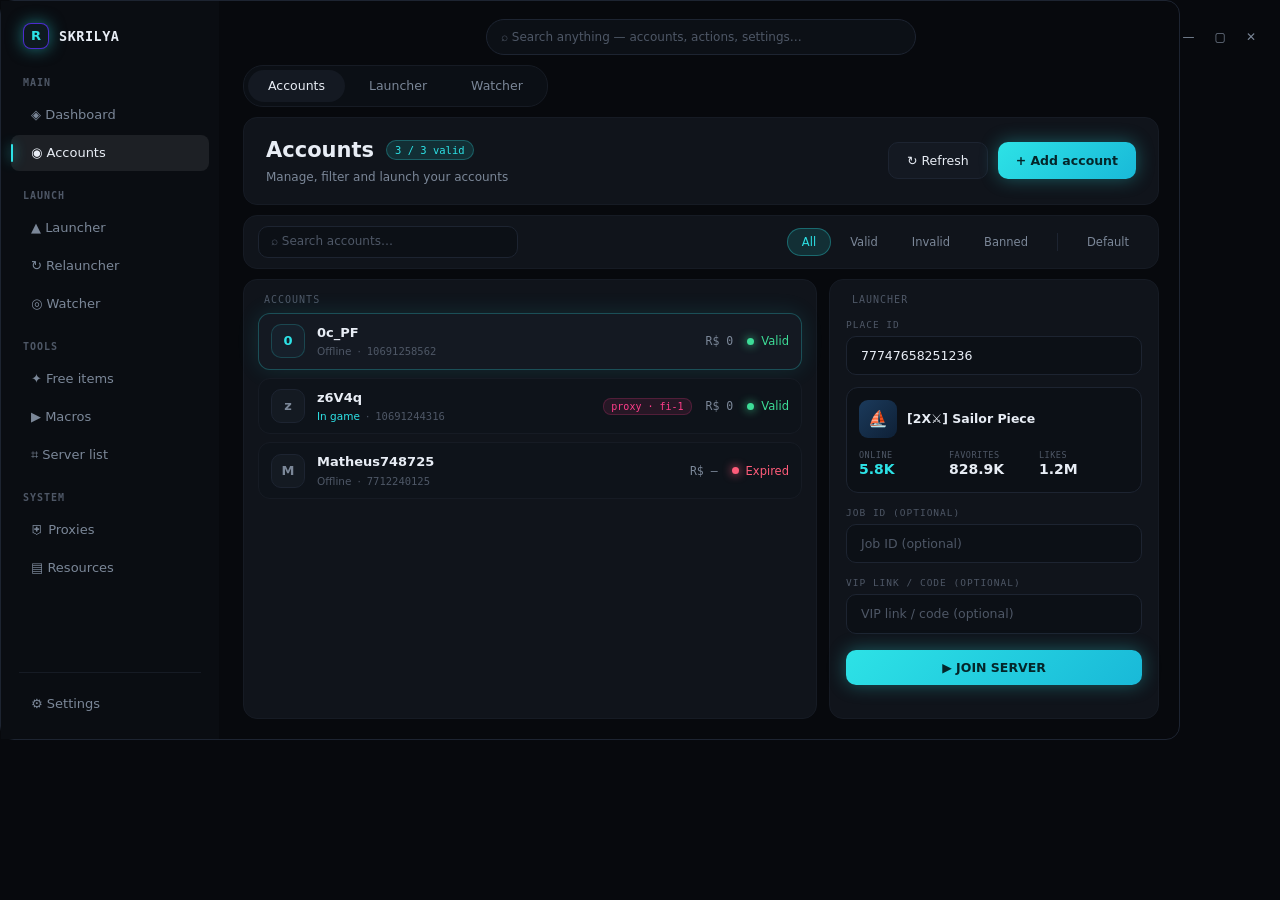
<file: ui-preview/web-prototype/index.html>
<!doctype html>
<html lang="en">
<head>
<meta charset="utf-8">
<title>RAM — web shell preview</title>
<style>
  :root{
    --bg:#07090d; --rail:#0a0d12; --card:#10141b; --raised:#141922;
    --stroke:#1d2431; --stroke-soft:#161b24;
    --text:#e8edf5; --muted:#7b8798; --faint:#4e5766;
    --accent:#2de2e6; --magenta:#ff3d8a; --good:#3ddc97; --bad:#ff5c7a;
    --mono:"Consolas","JetBrains Mono",monospace;
  }
  *{box-sizing:border-box;margin:0;padding:0}
  body{
    width:1180px;height:740px;background:var(--bg);color:var(--text);
    font:13px/1.4 "Segoe UI",system-ui,sans-serif;display:flex;overflow:hidden;
    border:1px solid var(--stroke);border-radius:14px;
  }

  /* ---------- rail ---------- */
  .rail{width:218px;background:var(--rail);padding:22px 0 16px;display:flex;flex-direction:column;flex:0 0 auto}
  .brand{display:flex;align-items:center;gap:10px;padding:0 22px 10px}
  .logo{width:26px;height:26px;border-radius:8px;background:#0e1a20;border:1px solid #552de2e6;
        display:grid;place-items:center;color:var(--accent);font-weight:700;font-size:13px;
        box-shadow:0 0 16px rgba(45,226,230,.5)}
  .brand span{font:700 13.5px var(--mono);letter-spacing:.5px}
  .sect{font:600 10px var(--mono);color:var(--faint);margin:18px 0 8px 22px;letter-spacing:1px}
  .nav{display:flex;align-items:center;gap:12px;height:36px;margin:1px 10px;padding-left:20px;
       border-radius:8px;color:var(--muted);cursor:pointer;position:relative}
  .nav:hover{background:rgba(255,255,255,.04);color:var(--text)}
  .nav.on{background:rgba(255,255,255,.08);color:var(--text)}
  .nav.on::before{content:"";position:absolute;left:0;top:9px;width:2px;height:18px;border-radius:1px;
                  background:var(--accent);box-shadow:0 0 12px rgba(45,226,230,.9)}
  .rail .spacer{flex:1}
  .divider{height:1px;background:var(--stroke-soft);margin:0 18px 12px}

  /* ---------- content ---------- */
  .main{flex:1;display:flex;flex-direction:column;padding:18px 20px 20px 24px;gap:10px;min-width:0}
  .top{display:flex;align-items:center}
  .search{width:430px;height:36px;margin:0 auto;border-radius:18px;background:#0c1016;border:1px solid var(--stroke);
          display:flex;align-items:center;gap:10px;padding:0 14px;color:var(--faint);font-size:12px}
  .wbtns{position:absolute;right:24px;display:flex;gap:20px;color:var(--muted);font-size:12px}

  .tabs{display:inline-flex;gap:4px;padding:4px;border-radius:20px;background:#0b0f15;border:1px solid var(--stroke-soft);align-self:flex-start}
  .tab{padding:7px 20px;border-radius:16px;color:var(--muted);font-size:12.5px;cursor:pointer}
  .tab.on{background:var(--raised);color:var(--text)}

  .card{background:var(--card);border:1px solid var(--stroke-soft);border-radius:14px}
  .head{padding:18px 22px;display:flex;align-items:center;justify-content:space-between}
  .head h1{font-size:21px;font-weight:700;display:flex;align-items:center;gap:12px}
  .badge{font:10.5px var(--mono);color:var(--accent);background:rgba(45,226,230,.13);
         border:1px solid rgba(45,226,230,.27);border-radius:10px;padding:3px 8px}
  .sub{color:var(--muted);font-size:12px;margin-top:4px}
  .btn{border-radius:10px;padding:9px 18px;font-size:12.5px;cursor:pointer;border:1px solid var(--stroke);
       background:var(--raised);color:var(--text);display:inline-flex;align-items:center;gap:8px}
  .btn:hover{border-color:rgba(45,226,230,.4)}
  .btn.accent{border:0;color:#04262a;font-weight:600;
    background:linear-gradient(135deg,#2de2e6,#19b9d8);box-shadow:0 0 18px rgba(45,226,230,.35)}
  .btn.accent:hover{box-shadow:0 0 26px rgba(45,226,230,.6)}

  .filters{padding:10px 14px;display:flex;align-items:center;justify-content:space-between}
  .fsearch{width:260px;height:32px;border-radius:10px;background:#0c1016;border:1px solid var(--stroke);
           display:flex;align-items:center;gap:8px;padding:0 12px;color:var(--faint);font-size:12px}
  .chips{display:flex;align-items:center;gap:4px}
  .chip{padding:5px 14px;border-radius:14px;font-size:11.5px;color:var(--muted);border:1px solid transparent;cursor:pointer}
  .chip.on{color:var(--accent);background:rgba(45,226,230,.13);border-color:rgba(45,226,230,.33)}
  .vsep{width:1px;height:18px;background:var(--stroke);margin:0 10px}

  .body{flex:1;display:flex;gap:12px;min-height:0}
  .list{flex:1;padding:14px;display:flex;flex-direction:column;gap:8px}
  .label{font:10px var(--mono);color:var(--faint);letter-spacing:1px;margin-left:6px}
  .row{display:flex;align-items:center;justify-content:space-between;padding:10px 12px;border-radius:12px;
       background:#0e131a;border:1px solid var(--stroke-soft)}
  .row.sel{background:var(--raised);border-color:rgba(45,226,230,.27);box-shadow:0 0 22px rgba(45,226,230,.12)}
  .who{display:flex;align-items:center;gap:12px}
  .av{width:34px;height:34px;border-radius:10px;background:#141a22;border:1px solid var(--stroke);
      display:grid;place-items:center;font-weight:700;color:var(--muted)}
  .row.sel .av{background:#16202b;border-color:rgba(45,226,230,.2);color:var(--accent)}
  .name{font-size:13px;font-weight:600}
  .meta{font-size:10.5px;color:var(--faint);margin-top:2px;display:flex;gap:6px}
  .meta .mono{font-family:var(--mono)}
  .ingame{color:var(--accent)}
  .right{display:flex;align-items:center;gap:14px}
  .rbx{font:11.5px var(--mono);color:var(--muted)}
  .tag{font:10px var(--mono);color:var(--magenta);background:rgba(255,61,138,.1);
       border:1px solid rgba(255,61,138,.2);border-radius:8px;padding:2px 7px}
  .status{display:flex;align-items:center;gap:7px;font-size:11.5px}
  .dot{display:inline-block;flex:0 0 auto;width:7px;height:7px;border-radius:50%}
  .dot.ok{background:var(--good);box-shadow:0 0 10px var(--good)}
  .dot.err{background:var(--bad);box-shadow:0 0 10px var(--bad)}
  .status.ok{color:var(--good)} .status.err{color:var(--bad)}

  .launcher{width:330px;padding:14px 16px;display:flex;flex-direction:column;flex:0 0 auto}
  .flabel{font:9.5px var(--mono);color:var(--faint);letter-spacing:1px;margin:14px 0 6px}
  .input{border-radius:10px;background:#0c1016;border:1px solid var(--stroke);padding:10px 14px;font-size:12.5px;min-height:38px}
  .game{border-radius:12px;background:#0c1016;border:1px solid var(--stroke);padding:12px;margin-top:12px}
  .game .t{display:flex;align-items:center;gap:10px}
  .thumb{width:38px;height:38px;border-radius:9px;background:linear-gradient(135deg,#1b3a5b,#0e2036);display:grid;place-items:center;font-size:16px}
  .stats{display:flex;margin-top:12px}
  .stats div{flex:1}
  .stats span{display:block;font:8.5px var(--mono);color:var(--faint);letter-spacing:.5px}
  .stats b{font-size:14px}
  .stats .a{color:var(--accent)}
</style>
</head>
<body>

  <aside class="rail">
    <div class="brand"><div class="logo">R</div><span>SKRILYA</span></div>

    <div class="sect">MAIN</div>
    <div class="nav">◈ Dashboard</div>
    <div class="nav on">◉ Accounts</div>

    <div class="sect">LAUNCH</div>
    <div class="nav">▲ Launcher</div>
    <div class="nav">↻ Relauncher</div>
    <div class="nav">◎ Watcher</div>

    <div class="sect">TOOLS</div>
    <div class="nav">✦ Free items</div>
    <div class="nav">▶ Macros</div>
    <div class="nav">⌗ Server list</div>

    <div class="sect">SYSTEM</div>
    <div class="nav">⛨ Proxies</div>
    <div class="nav">▤ Resources</div>

    <div class="spacer"></div>
    <div class="divider"></div>
    <div class="nav">⚙ Settings</div>
  </aside>

  <main class="main">
    <div class="top">
      <div class="search">⌕ Search anything — accounts, actions, settings…</div>
      <div class="wbtns"><span>—</span><span>▢</span><span>✕</span></div>
    </div>

    <div class="tabs">
      <div class="tab on">Accounts</div><div class="tab">Launcher</div><div class="tab">Watcher</div>
    </div>

    <section class="card head">
      <div>
        <h1>Accounts <span class="badge">3 / 3 valid</span></h1>
        <div class="sub">Manage, filter and launch your accounts</div>
      </div>
      <div style="display:flex;gap:10px">
        <div class="btn">↻ Refresh</div>
        <div class="btn accent">+ Add account</div>
      </div>
    </section>

    <section class="card filters">
      <div class="fsearch">⌕ Search accounts…</div>
      <div class="chips">
        <div class="chip on">All</div><div class="chip">Valid</div><div class="chip">Invalid</div><div class="chip">Banned</div>
        <div class="vsep"></div><div class="chip">Default</div>
      </div>
    </section>

    <div class="body">
      <section class="card list">
        <div class="label">ACCOUNTS</div>

        <div class="row sel">
          <div class="who">
            <div class="av">0</div>
            <div><div class="name">0c_PF</div>
              <div class="meta">Offline <span>·</span> <span class="mono">10691258562</span></div></div>
          </div>
          <div class="right"><span class="rbx">R$ 0</span>
            <span class="status ok"><i class="dot ok"></i>Valid</span></div>
        </div>

        <div class="row">
          <div class="who">
            <div class="av">z</div>
            <div><div class="name">z6V4q</div>
              <div class="meta"><span class="ingame">In game</span> <span>·</span> <span class="mono">10691244316</span></div></div>
          </div>
          <div class="right"><span class="tag">proxy · fi-1</span><span class="rbx">R$ 0</span>
            <span class="status ok"><i class="dot ok"></i>Valid</span></div>
        </div>

        <div class="row">
          <div class="who">
            <div class="av">M</div>
            <div><div class="name">Matheus748725</div>
              <div class="meta">Offline <span>·</span> <span class="mono">7712240125</span></div></div>
          </div>
          <div class="right"><span class="rbx">R$ —</span>
            <span class="status err"><i class="dot err"></i>Expired</span></div>
        </div>
      </section>

      <section class="card launcher">
        <div class="label">LAUNCHER</div>

        <div class="flabel">PLACE ID</div>
        <div class="input">77747658251236</div>

        <div class="game">
          <div class="t"><div class="thumb">⛵</div><b style="font-size:12.5px">[2X⚔] Sailor Piece</b></div>
          <div class="stats">
            <div><span>ONLINE</span><b class="a">5.8K</b></div>
            <div><span>FAVORITES</span><b>828.9K</b></div>
            <div><span>LIKES</span><b>1.2M</b></div>
          </div>
        </div>

        <div class="flabel">JOB ID (OPTIONAL)</div>
        <div class="input" style="color:var(--faint)">Job ID (optional)</div>

        <div class="flabel">VIP LINK / CODE (OPTIONAL)</div>
        <div class="input" style="color:var(--faint)">VIP link / code (optional)</div>

        <div class="btn accent" style="margin-top:16px;justify-content:center">▶ JOIN SERVER</div>
      </section>
    </div>
  </main>

</body>
</html>
</file>
<file: RBX Alt Manager/ui/icons/phosphor.css>
﻿@font-face {
  font-family: "Phosphor";
  src: url("./Phosphor.woff2") format("woff2");
  font-display: block;
}

.ph {
  /* use !important to prevent issues with browser extensions that change fonts */
  font-family: "Phosphor" !important;
  speak: never;
  font-style: normal;
  font-weight: normal;
  font-variant: normal;
  text-transform: none;
  line-height: 1;

  /* Enable Ligatures ================ */
  letter-spacing: 0;
  -webkit-font-feature-settings: "liga";
  -moz-font-feature-settings: "liga=1";
  -moz-font-feature-settings: "liga";
  -ms-font-feature-settings: "liga" 1;
  font-feature-settings: "liga";
  -webkit-font-variant-ligatures: discretionary-ligatures;
  font-variant-ligatures: discretionary-ligatures;

  /* Better Font Rendering =========== */
  -webkit-font-smoothing: antialiased;
  -moz-osx-font-smoothing: grayscale;
}

.ph.ph-acorn:before {
  content: "\eb9a";
}
.ph.ph-address-book:before {
  content: "\e6f8";
}
.ph.ph-address-book-tabs:before {
  content: "\ee4e";
}
.ph.ph-air-traffic-control:before {
  content: "\ecd8";
}
.ph.ph-airplane:before {
  content: "\e002";
}
.ph.ph-airplane-in-flight:before {
  content: "\e4fe";
}
.ph.ph-airplane-landing:before {
  content: "\e502";
}
.ph.ph-airplane-takeoff:before {
  content: "\e504";
}
.ph.ph-airplane-taxiing:before {
  content: "\e500";
}
.ph.ph-airplane-tilt:before {
  content: "\e5d6";
}
.ph.ph-airplay:before {
  content: "\e004";
}
.ph.ph-alarm:before {
  content: "\e006";
}
.ph.ph-alien:before {
  content: "\e8a6";
}
.ph.ph-align-bottom:before {
  content: "\e506";
}
.ph.ph-align-bottom-simple:before {
  content: "\eb0c";
}
.ph.ph-align-center-horizontal:before {
  content: "\e50a";
}
.ph.ph-align-center-horizontal-simple:before {
  content: "\eb0e";
}
.ph.ph-align-center-vertical:before {
  content: "\e50c";
}
.ph.ph-align-center-vertical-simple:before {
  content: "\eb10";
}
.ph.ph-align-left:before {
  content: "\e50e";
}
.ph.ph-align-left-simple:before {
  content: "\eaee";
}
.ph.ph-align-right:before {
  content: "\e510";
}
.ph.ph-align-right-simple:before {
  content: "\eb12";
}
.ph.ph-align-top:before {
  content: "\e512";
}
.ph.ph-align-top-simple:before {
  content: "\eb14";
}
.ph.ph-amazon-logo:before {
  content: "\e96c";
}
.ph.ph-ambulance:before {
  content: "\e572";
}
.ph.ph-anchor:before {
  content: "\e514";
}
.ph.ph-anchor-simple:before {
  content: "\e5d8";
}
.ph.ph-android-logo:before {
  content: "\e008";
}
.ph.ph-angle:before {
  content: "\e7bc";
}
.ph.ph-angular-logo:before {
  content: "\eb80";
}
.ph.ph-aperture:before {
  content: "\e00a";
}
.ph.ph-app-store-logo:before {
  content: "\e974";
}
.ph.ph-app-window:before {
  content: "\e5da";
}
.ph.ph-apple-logo:before {
  content: "\e516";
}
.ph.ph-apple-podcasts-logo:before {
  content: "\eb96";
}
.ph.ph-approximate-equals:before {
  content: "\edaa";
}
.ph.ph-archive:before {
  content: "\e00c";
}
.ph.ph-armchair:before {
  content: "\e012";
}
.ph.ph-arrow-arc-left:before {
  content: "\e014";
}
.ph.ph-arrow-arc-right:before {
  content: "\e016";
}
.ph.ph-arrow-bend-double-up-left:before {
  content: "\e03a";
}
.ph.ph-arrow-bend-double-up-right:before {
  content: "\e03c";
}
.ph.ph-arrow-bend-down-left:before {
  content: "\e018";
}
.ph.ph-arrow-bend-down-right:before {
  content: "\e01a";
}
.ph.ph-arrow-bend-left-down:before {
  content: "\e01c";
}
.ph.ph-arrow-bend-left-up:before {
  content: "\e01e";
}
.ph.ph-arrow-bend-right-down:before {
  content: "\e020";
}
.ph.ph-arrow-bend-right-up:before {
  content: "\e022";
}
.ph.ph-arrow-bend-up-left:before {
  content: "\e024";
}
.ph.ph-arrow-bend-up-right:before {
  content: "\e026";
}
.ph.ph-arrow-circle-down:before {
  content: "\e028";
}
.ph.ph-arrow-circle-down-left:before {
  content: "\e02a";
}
.ph.ph-arrow-circle-down-right:before {
  content: "\e02c";
}
.ph.ph-arrow-circle-left:before {
  content: "\e05a";
}
.ph.ph-arrow-circle-right:before {
  content: "\e02e";
}
.ph.ph-arrow-circle-up:before {
  content: "\e030";
}
.ph.ph-arrow-circle-up-left:before {
  content: "\e032";
}
.ph.ph-arrow-circle-up-right:before {
  content: "\e034";
}
.ph.ph-arrow-clockwise:before {
  content: "\e036";
}
.ph.ph-arrow-counter-clockwise:before {
  content: "\e038";
}
.ph.ph-arrow-down:before {
  content: "\e03e";
}
.ph.ph-arrow-down-left:before {
  content: "\e040";
}
.ph.ph-arrow-down-right:before {
  content: "\e042";
}
.ph.ph-arrow-elbow-down-left:before {
  content: "\e044";
}
.ph.ph-arrow-elbow-down-right:before {
  content: "\e046";
}
.ph.ph-arrow-elbow-left:before {
  content: "\e048";
}
.ph.ph-arrow-elbow-left-down:before {
  content: "\e04a";
}
.ph.ph-arrow-elbow-left-up:before {
  content: "\e04c";
}
.ph.ph-arrow-elbow-right:before {
  content: "\e04e";
}
.ph.ph-arrow-elbow-right-down:before {
  content: "\e050";
}
.ph.ph-arrow-elbow-right-up:before {
  content: "\e052";
}
.ph.ph-arrow-elbow-up-left:before {
  content: "\e054";
}
.ph.ph-arrow-elbow-up-right:before {
  content: "\e056";
}
.ph.ph-arrow-fat-down:before {
  content: "\e518";
}
.ph.ph-arrow-fat-left:before {
  content: "\e51a";
}
.ph.ph-arrow-fat-line-down:before {
  content: "\e51c";
}
.ph.ph-arrow-fat-line-left:before {
  content: "\e51e";
}
.ph.ph-arrow-fat-line-right:before {
  content: "\e520";
}
.ph.ph-arrow-fat-line-up:before {
  content: "\e522";
}
.ph.ph-arrow-fat-lines-down:before {
  content: "\e524";
}
.ph.ph-arrow-fat-lines-left:before {
  content: "\e526";
}
.ph.ph-arrow-fat-lines-right:before {
  content: "\e528";
}
.ph.ph-arrow-fat-lines-up:before {
  content: "\e52a";
}
.ph.ph-arrow-fat-right:before {
  content: "\e52c";
}
.ph.ph-arrow-fat-up:before {
  content: "\e52e";
}
.ph.ph-arrow-left:before {
  content: "\e058";
}
.ph.ph-arrow-line-down:before {
  content: "\e05c";
}
.ph.ph-arrow-line-down-left:before {
  content: "\e05e";
}
.ph.ph-arrow-line-down-right:before {
  content: "\e060";
}
.ph.ph-arrow-line-left:before {
  content: "\e062";
}
.ph.ph-arrow-line-right:before {
  content: "\e064";
}
.ph.ph-arrow-line-up:before {
  content: "\e066";
}
.ph.ph-arrow-line-up-left:before {
  content: "\e068";
}
.ph.ph-arrow-line-up-right:before {
  content: "\e06a";
}
.ph.ph-arrow-right:before {
  content: "\e06c";
}
.ph.ph-arrow-square-down:before {
  content: "\e06e";
}
.ph.ph-arrow-square-down-left:before {
  content: "\e070";
}
.ph.ph-arrow-square-down-right:before {
  content: "\e072";
}
.ph.ph-arrow-square-in:before {
  content: "\e5dc";
}
.ph.ph-arrow-square-left:before {
  content: "\e074";
}
.ph.ph-arrow-square-out:before {
  content: "\e5de";
}
.ph.ph-arrow-square-right:before {
  content: "\e076";
}
.ph.ph-arrow-square-up:before {
  content: "\e078";
}
.ph.ph-arrow-square-up-left:before {
  content: "\e07a";
}
.ph.ph-arrow-square-up-right:before {
  content: "\e07c";
}
.ph.ph-arrow-u-down-left:before {
  content: "\e07e";
}
.ph.ph-arrow-u-down-right:before {
  content: "\e080";
}
.ph.ph-arrow-u-left-down:before {
  content: "\e082";
}
.ph.ph-arrow-u-left-up:before {
  content: "\e084";
}
.ph.ph-arrow-u-right-down:before {
  content: "\e086";
}
.ph.ph-arrow-u-right-up:before {
  content: "\e088";
}
.ph.ph-arrow-u-up-left:before {
  content: "\e08a";
}
.ph.ph-arrow-u-up-right:before {
  content: "\e08c";
}
.ph.ph-arrow-up:before {
  content: "\e08e";
}
.ph.ph-arrow-up-left:before {
  content: "\e090";
}
.ph.ph-arrow-up-right:before {
  content: "\e092";
}
.ph.ph-arrows-clockwise:before {
  content: "\e094";
}
.ph.ph-arrows-counter-clockwise:before {
  content: "\e096";
}
.ph.ph-arrows-down-up:before {
  content: "\e098";
}
.ph.ph-arrows-horizontal:before {
  content: "\eb06";
}
.ph.ph-arrows-in:before {
  content: "\e09a";
}
.ph.ph-arrows-in-cardinal:before {
  content: "\e09c";
}
.ph.ph-arrows-in-line-horizontal:before {
  content: "\e530";
}
.ph.ph-arrows-in-line-vertical:before {
  content: "\e532";
}
.ph.ph-arrows-in-simple:before {
  content: "\e09e";
}
.ph.ph-arrows-left-right:before {
  content: "\e0a0";
}
.ph.ph-arrows-merge:before {
  content: "\ed3e";
}
.ph.ph-arrows-out:before {
  content: "\e0a2";
}
.ph.ph-arrows-out-cardinal:before {
  content: "\e0a4";
}
.ph.ph-arrows-out-line-horizontal:before {
  content: "\e534";
}
.ph.ph-arrows-out-line-vertical:before {
  content: "\e536";
}
.ph.ph-arrows-out-simple:before {
  content: "\e0a6";
}
.ph.ph-arrows-split:before {
  content: "\ed3c";
}
.ph.ph-arrows-vertical:before {
  content: "\eb04";
}
.ph.ph-article:before {
  content: "\e0a8";
}
.ph.ph-article-medium:before {
  content: "\e5e0";
}
.ph.ph-article-ny-times:before {
  content: "\e5e2";
}
.ph.ph-asclepius:before {
  content: "\ee34";
}
.ph.ph-caduceus:before {
  content: "\ee34";
}
.ph.ph-asterisk:before {
  content: "\e0aa";
}
.ph.ph-asterisk-simple:before {
  content: "\e832";
}
.ph.ph-at:before {
  content: "\e0ac";
}
.ph.ph-atom:before {
  content: "\e5e4";
}
.ph.ph-avocado:before {
  content: "\ee04";
}
.ph.ph-axe:before {
  content: "\e9fc";
}
.ph.ph-baby:before {
  content: "\e774";
}
.ph.ph-baby-carriage:before {
  content: "\e818";
}
.ph.ph-backpack:before {
  content: "\e922";
}
.ph.ph-backspace:before {
  content: "\e0ae";
}
.ph.ph-bag:before {
  content: "\e0b0";
}
.ph.ph-bag-simple:before {
  content: "\e5e6";
}
.ph.ph-balloon:before {
  content: "\e76c";
}
.ph.ph-bandaids:before {
  content: "\e0b2";
}
.ph.ph-bank:before {
  content: "\e0b4";
}
.ph.ph-barbell:before {
  content: "\e0b6";
}
.ph.ph-barcode:before {
  content: "\e0b8";
}
.ph.ph-barn:before {
  content: "\ec72";
}
.ph.ph-barricade:before {
  content: "\e948";
}
.ph.ph-baseball:before {
  content: "\e71a";
}
.ph.ph-baseball-cap:before {
  content: "\ea28";
}
.ph.ph-baseball-helmet:before {
  content: "\ee4a";
}
.ph.ph-basket:before {
  content: "\e964";
}
.ph.ph-basketball:before {
  content: "\e724";
}
.ph.ph-bathtub:before {
  content: "\e81e";
}
.ph.ph-battery-charging:before {
  content: "\e0ba";
}
.ph.ph-battery-charging-vertical:before {
  content: "\e0bc";
}
.ph.ph-battery-empty:before {
  content: "\e0be";
}
.ph.ph-battery-full:before {
  content: "\e0c0";
}
.ph.ph-battery-high:before {
  content: "\e0c2";
}
.ph.ph-battery-low:before {
  content: "\e0c4";
}
.ph.ph-battery-medium:before {
  content: "\e0c6";
}
.ph.ph-battery-plus:before {
  content: "\e808";
}
.ph.ph-battery-plus-vertical:before {
  content: "\ec50";
}
.ph.ph-battery-vertical-empty:before {
  content: "\e7c6";
}
.ph.ph-battery-vertical-full:before {
  content: "\e7c4";
}
.ph.ph-battery-vertical-high:before {
  content: "\e7c2";
}
.ph.ph-battery-vertical-low:before {
  content: "\e7be";
}
.ph.ph-battery-vertical-medium:before {
  content: "\e7c0";
}
.ph.ph-battery-warning:before {
  content: "\e0c8";
}
.ph.ph-battery-warning-vertical:before {
  content: "\e0ca";
}
.ph.ph-beach-ball:before {
  content: "\ed24";
}
.ph.ph-beanie:before {
  content: "\ea2a";
}
.ph.ph-bed:before {
  content: "\e0cc";
}
.ph.ph-beer-bottle:before {
  content: "\e7b0";
}
.ph.ph-beer-stein:before {
  content: "\eb62";
}
.ph.ph-behance-logo:before {
  content: "\e7f4";
}
.ph.ph-bell:before {
  content: "\e0ce";
}
.ph.ph-bell-ringing:before {
  content: "\e5e8";
}
.ph.ph-bell-simple:before {
  content: "\e0d0";
}
.ph.ph-bell-simple-ringing:before {
  content: "\e5ea";
}
.ph.ph-bell-simple-slash:before {
  content: "\e0d2";
}
.ph.ph-bell-simple-z:before {
  content: "\e5ec";
}
.ph.ph-bell-slash:before {
  content: "\e0d4";
}
.ph.ph-bell-z:before {
  content: "\e5ee";
}
.ph.ph-belt:before {
  content: "\ea2c";
}
.ph.ph-bezier-curve:before {
  content: "\eb00";
}
.ph.ph-bicycle:before {
  content: "\e0d6";
}
.ph.ph-binary:before {
  content: "\ee60";
}
.ph.ph-binoculars:before {
  content: "\ea64";
}
.ph.ph-biohazard:before {
  content: "\e9e0";
}
.ph.ph-bird:before {
  content: "\e72c";
}
.ph.ph-blueprint:before {
  content: "\eda0";
}
.ph.ph-bluetooth:before {
  content: "\e0da";
}
.ph.ph-bluetooth-connected:before {
  content: "\e0dc";
}
.ph.ph-bluetooth-slash:before {
  content: "\e0de";
}
.ph.ph-bluetooth-x:before {
  content: "\e0e0";
}
.ph.ph-boat:before {
  content: "\e786";
}
.ph.ph-bomb:before {
  content: "\ee0a";
}
.ph.ph-bone:before {
  content: "\e7f2";
}
.ph.ph-book:before {
  content: "\e0e2";
}
.ph.ph-book-bookmark:before {
  content: "\e0e4";
}
.ph.ph-book-open:before {
  content: "\e0e6";
}
.ph.ph-book-open-text:before {
  content: "\e8f2";
}
.ph.ph-book-open-user:before {
  content: "\ede0";
}
.ph.ph-bookmark:before {
  content: "\e0e8";
}
.ph.ph-bookmark-simple:before {
  content: "\e0ea";
}
.ph.ph-bookmarks:before {
  content: "\e0ec";
}
.ph.ph-bookmarks-simple:before {
  content: "\e5f0";
}
.ph.ph-books:before {
  content: "\e758";
}
.ph.ph-boot:before {
  content: "\ecca";
}
.ph.ph-boules:before {
  content: "\e722";
}
.ph.ph-bounding-box:before {
  content: "\e6ce";
}
.ph.ph-bowl-food:before {
  content: "\eaa4";
}
.ph.ph-bowl-steam:before {
  content: "\e8e4";
}
.ph.ph-bowling-ball:before {
  content: "\ea34";
}
.ph.ph-box-arrow-down:before {
  content: "\e00e";
}
.ph.ph-archive-box:before {
  content: "\e00e";
}
.ph.ph-box-arrow-up:before {
  content: "\ee54";
}
.ph.ph-boxing-glove:before {
  content: "\ea36";
}
.ph.ph-brackets-angle:before {
  content: "\e862";
}
.ph.ph-brackets-curly:before {
  content: "\e860";
}
.ph.ph-brackets-round:before {
  content: "\e864";
}
.ph.ph-brackets-square:before {
  content: "\e85e";
}
.ph.ph-brain:before {
  content: "\e74e";
}
.ph.ph-brandy:before {
  content: "\e6b4";
}
.ph.ph-bread:before {
  content: "\e81c";
}
.ph.ph-bridge:before {
  content: "\ea68";
}
.ph.ph-briefcase:before {
  content: "\e0ee";
}
.ph.ph-briefcase-metal:before {
  content: "\e5f2";
}
.ph.ph-broadcast:before {
  content: "\e0f2";
}
.ph.ph-broom:before {
  content: "\ec54";
}
.ph.ph-browser:before {
  content: "\e0f4";
}
.ph.ph-browsers:before {
  content: "\e0f6";
}
.ph.ph-bug:before {
  content: "\e5f4";
}
.ph.ph-bug-beetle:before {
  content: "\e5f6";
}
.ph.ph-bug-droid:before {
  content: "\e5f8";
}
.ph.ph-building:before {
  content: "\e100";
}
.ph.ph-building-apartment:before {
  content: "\e0fe";
}
.ph.ph-building-office:before {
  content: "\e0ff";
}
.ph.ph-buildings:before {
  content: "\e102";
}
.ph.ph-bulldozer:before {
  content: "\ec6c";
}
.ph.ph-bus:before {
  content: "\e106";
}
.ph.ph-butterfly:before {
  content: "\ea6e";
}
.ph.ph-cable-car:before {
  content: "\e49c";
}
.ph.ph-cactus:before {
  content: "\e918";
}
.ph.ph-cake:before {
  content: "\e780";
}
.ph.ph-calculator:before {
  content: "\e538";
}
.ph.ph-calendar:before {
  content: "\e108";
}
.ph.ph-calendar-blank:before {
  content: "\e10a";
}
.ph.ph-calendar-check:before {
  content: "\e712";
}
.ph.ph-calendar-dot:before {
  content: "\e7b2";
}
.ph.ph-calendar-dots:before {
  content: "\e7b4";
}
.ph.ph-calendar-heart:before {
  content: "\e8b0";
}
.ph.ph-calendar-minus:before {
  content: "\ea14";
}
.ph.ph-calendar-plus:before {
  content: "\e714";
}
.ph.ph-calendar-slash:before {
  content: "\ea12";
}
.ph.ph-calendar-star:before {
  content: "\e8b2";
}
.ph.ph-calendar-x:before {
  content: "\e10c";
}
.ph.ph-call-bell:before {
  content: "\e7de";
}
.ph.ph-camera:before {
  content: "\e10e";
}
.ph.ph-camera-plus:before {
  content: "\ec58";
}
.ph.ph-camera-rotate:before {
  content: "\e7a4";
}
.ph.ph-camera-slash:before {
  content: "\e110";
}
.ph.ph-campfire:before {
  content: "\e9d8";
}
.ph.ph-car:before {
  content: "\e112";
}
.ph.ph-car-battery:before {
  content: "\ee30";
}
.ph.ph-car-profile:before {
  content: "\e8cc";
}
.ph.ph-car-simple:before {
  content: "\e114";
}
.ph.ph-cardholder:before {
  content: "\e5fa";
}
.ph.ph-cards:before {
  content: "\e0f8";
}
.ph.ph-cards-three:before {
  content: "\ee50";
}
.ph.ph-caret-circle-double-down:before {
  content: "\e116";
}
.ph.ph-caret-circle-double-left:before {
  content: "\e118";
}
.ph.ph-caret-circle-double-right:before {
  content: "\e11a";
}
.ph.ph-caret-circle-double-up:before {
  content: "\e11c";
}
.ph.ph-caret-circle-down:before {
  content: "\e11e";
}
.ph.ph-caret-circle-left:before {
  content: "\e120";
}
.ph.ph-caret-circle-right:before {
  content: "\e122";
}
.ph.ph-caret-circle-up:before {
  content: "\e124";
}
.ph.ph-caret-circle-up-down:before {
  content: "\e13e";
}
.ph.ph-caret-double-down:before {
  content: "\e126";
}
.ph.ph-caret-double-left:before {
  content: "\e128";
}
.ph.ph-caret-double-right:before {
  content: "\e12a";
}
.ph.ph-caret-double-up:before {
  content: "\e12c";
}
.ph.ph-caret-down:before {
  content: "\e136";
}
.ph.ph-caret-left:before {
  content: "\e138";
}
.ph.ph-caret-line-down:before {
  content: "\e134";
}
.ph.ph-caret-line-left:before {
  content: "\e132";
}
.ph.ph-caret-line-right:before {
  content: "\e130";
}
.ph.ph-caret-line-up:before {
  content: "\e12e";
}
.ph.ph-caret-right:before {
  content: "\e13a";
}
.ph.ph-caret-up:before {
  content: "\e13c";
}
.ph.ph-caret-up-down:before {
  content: "\e140";
}
.ph.ph-carrot:before {
  content: "\ed38";
}
.ph.ph-cash-register:before {
  content: "\ed80";
}
.ph.ph-cassette-tape:before {
  content: "\ed2e";
}
.ph.ph-castle-turret:before {
  content: "\e9d0";
}
.ph.ph-cat:before {
  content: "\e748";
}
.ph.ph-cell-signal-full:before {
  content: "\e142";
}
.ph.ph-cell-signal-high:before {
  content: "\e144";
}
.ph.ph-cell-signal-low:before {
  content: "\e146";
}
.ph.ph-cell-signal-medium:before {
  content: "\e148";
}
.ph.ph-cell-signal-none:before {
  content: "\e14a";
}
.ph.ph-cell-signal-slash:before {
  content: "\e14c";
}
.ph.ph-cell-signal-x:before {
  content: "\e14e";
}
.ph.ph-cell-tower:before {
  content: "\ebaa";
}
.ph.ph-certificate:before {
  content: "\e766";
}
.ph.ph-chair:before {
  content: "\e950";
}
.ph.ph-chalkboard:before {
  content: "\e5fc";
}
.ph.ph-chalkboard-simple:before {
  content: "\e5fe";
}
.ph.ph-chalkboard-teacher:before {
  content: "\e600";
}
.ph.ph-champagne:before {
  content: "\eaca";
}
.ph.ph-charging-station:before {
  content: "\e8d0";
}
.ph.ph-chart-bar:before {
  content: "\e150";
}
.ph.ph-chart-bar-horizontal:before {
  content: "\e152";
}
.ph.ph-chart-donut:before {
  content: "\eaa6";
}
.ph.ph-chart-line:before {
  content: "\e154";
}
.ph.ph-chart-line-down:before {
  content: "\e8b6";
}
.ph.ph-chart-line-up:before {
  content: "\e156";
}
.ph.ph-chart-pie:before {
  content: "\e158";
}
.ph.ph-chart-pie-slice:before {
  content: "\e15a";
}
.ph.ph-chart-polar:before {
  content: "\eaa8";
}
.ph.ph-chart-scatter:before {
  content: "\eaac";
}
.ph.ph-chat:before {
  content: "\e15c";
}
.ph.ph-chat-centered:before {
  content: "\e160";
}
.ph.ph-chat-centered-dots:before {
  content: "\e164";
}
.ph.ph-chat-centered-slash:before {
  content: "\e162";
}
.ph.ph-chat-centered-text:before {
  content: "\e166";
}
.ph.ph-chat-circle:before {
  content: "\e168";
}
.ph.ph-chat-circle-dots:before {
  content: "\e16c";
}
.ph.ph-chat-circle-slash:before {
  content: "\e16a";
}
.ph.ph-chat-circle-text:before {
  content: "\e16e";
}
.ph.ph-chat-dots:before {
  content: "\e170";
}
.ph.ph-chat-slash:before {
  content: "\e15e";
}
.ph.ph-chat-teardrop:before {
  content: "\e172";
}
.ph.ph-chat-teardrop-dots:before {
  content: "\e176";
}
.ph.ph-chat-teardrop-slash:before {
  content: "\e174";
}
.ph.ph-chat-teardrop-text:before {
  content: "\e178";
}
.ph.ph-chat-text:before {
  content: "\e17a";
}
.ph.ph-chats:before {
  content: "\e17c";
}
.ph.ph-chats-circle:before {
  content: "\e17e";
}
.ph.ph-chats-teardrop:before {
  content: "\e180";
}
.ph.ph-check:before {
  content: "\e182";
}
.ph.ph-check-circle:before {
  content: "\e184";
}
.ph.ph-check-fat:before {
  content: "\eba6";
}
.ph.ph-check-square:before {
  content: "\e186";
}
.ph.ph-check-square-offset:before {
  content: "\e188";
}
.ph.ph-checkerboard:before {
  content: "\e8c4";
}
.ph.ph-checks:before {
  content: "\e53a";
}
.ph.ph-cheers:before {
  content: "\ea4a";
}
.ph.ph-cheese:before {
  content: "\e9fe";
}
.ph.ph-chef-hat:before {
  content: "\ed8e";
}
.ph.ph-cherries:before {
  content: "\e830";
}
.ph.ph-church:before {
  content: "\ecea";
}
.ph.ph-cigarette:before {
  content: "\ed90";
}
.ph.ph-cigarette-slash:before {
  content: "\ed92";
}
.ph.ph-circle:before {
  content: "\e18a";
}
.ph.ph-circle-dashed:before {
  content: "\e602";
}
.ph.ph-circle-half:before {
  content: "\e18c";
}
.ph.ph-circle-half-tilt:before {
  content: "\e18e";
}
.ph.ph-circle-notch:before {
  content: "\eb44";
}
.ph.ph-circles-four:before {
  content: "\e190";
}
.ph.ph-circles-three:before {
  content: "\e192";
}
.ph.ph-circles-three-plus:before {
  content: "\e194";
}
.ph.ph-circuitry:before {
  content: "\e9c2";
}
.ph.ph-city:before {
  content: "\ea6a";
}
.ph.ph-clipboard:before {
  content: "\e196";
}
.ph.ph-clipboard-text:before {
  content: "\e198";
}
.ph.ph-clock:before {
  content: "\e19a";
}
.ph.ph-clock-afternoon:before {
  content: "\e19c";
}
.ph.ph-clock-clockwise:before {
  content: "\e19e";
}
.ph.ph-clock-countdown:before {
  content: "\ed2c";
}
.ph.ph-clock-counter-clockwise:before {
  content: "\e1a0";
}
.ph.ph-clock-user:before {
  content: "\edec";
}
.ph.ph-closed-captioning:before {
  content: "\e1a4";
}
.ph.ph-cloud:before {
  content: "\e1aa";
}
.ph.ph-cloud-arrow-down:before {
  content: "\e1ac";
}
.ph.ph-cloud-arrow-up:before {
  content: "\e1ae";
}
.ph.ph-cloud-check:before {
  content: "\e1b0";
}
.ph.ph-cloud-fog:before {
  content: "\e53c";
}
.ph.ph-cloud-lightning:before {
  content: "\e1b2";
}
.ph.ph-cloud-moon:before {
  content: "\e53e";
}
.ph.ph-cloud-rain:before {
  content: "\e1b4";
}
.ph.ph-cloud-slash:before {
  content: "\e1b6";
}
.ph.ph-cloud-snow:before {
  content: "\e1b8";
}
.ph.ph-cloud-sun:before {
  content: "\e540";
}
.ph.ph-cloud-warning:before {
  content: "\ea98";
}
.ph.ph-cloud-x:before {
  content: "\ea96";
}
.ph.ph-clover:before {
  content: "\edc8";
}
.ph.ph-club:before {
  content: "\e1ba";
}
.ph.ph-coat-hanger:before {
  content: "\e7fe";
}
.ph.ph-coda-logo:before {
  content: "\e7ce";
}
.ph.ph-code:before {
  content: "\e1bc";
}
.ph.ph-code-block:before {
  content: "\eafe";
}
.ph.ph-code-simple:before {
  content: "\e1be";
}
.ph.ph-codepen-logo:before {
  content: "\e978";
}
.ph.ph-codesandbox-logo:before {
  content: "\ea06";
}
.ph.ph-coffee:before {
  content: "\e1c2";
}
.ph.ph-coffee-bean:before {
  content: "\e1c0";
}
.ph.ph-coin:before {
  content: "\e60e";
}
.ph.ph-coin-vertical:before {
  content: "\eb48";
}
.ph.ph-coins:before {
  content: "\e78e";
}
.ph.ph-columns:before {
  content: "\e546";
}
.ph.ph-columns-plus-left:before {
  content: "\e544";
}
.ph.ph-columns-plus-right:before {
  content: "\e542";
}
.ph.ph-command:before {
  content: "\e1c4";
}
.ph.ph-compass:before {
  content: "\e1c8";
}
.ph.ph-compass-rose:before {
  content: "\e1c6";
}
.ph.ph-compass-tool:before {
  content: "\ea0e";
}
.ph.ph-computer-tower:before {
  content: "\e548";
}
.ph.ph-confetti:before {
  content: "\e81a";
}
.ph.ph-contactless-payment:before {
  content: "\ed42";
}
.ph.ph-control:before {
  content: "\eca6";
}
.ph.ph-cookie:before {
  content: "\e6ca";
}
.ph.ph-cooking-pot:before {
  content: "\e764";
}
.ph.ph-copy:before {
  content: "\e1ca";
}
.ph.ph-copy-simple:before {
  content: "\e1cc";
}
.ph.ph-copyleft:before {
  content: "\e86a";
}
.ph.ph-copyright:before {
  content: "\e54a";
}
.ph.ph-corners-in:before {
  content: "\e1ce";
}
.ph.ph-corners-out:before {
  content: "\e1d0";
}
.ph.ph-couch:before {
  content: "\e7f6";
}
.ph.ph-court-basketball:before {
  content: "\ee36";
}
.ph.ph-cow:before {
  content: "\eabe";
}
.ph.ph-cowboy-hat:before {
  content: "\ed12";
}
.ph.ph-cpu:before {
  content: "\e610";
}
.ph.ph-crane:before {
  content: "\ed48";
}
.ph.ph-crane-tower:before {
  content: "\ed49";
}
.ph.ph-credit-card:before {
  content: "\e1d2";
}
.ph.ph-cricket:before {
  content: "\ee12";
}
.ph.ph-crop:before {
  content: "\e1d4";
}
.ph.ph-cross:before {
  content: "\e8a0";
}
.ph.ph-crosshair:before {
  content: "\e1d6";
}
.ph.ph-crosshair-simple:before {
  content: "\e1d8";
}
.ph.ph-crown:before {
  content: "\e614";
}
.ph.ph-crown-cross:before {
  content: "\ee5e";
}
.ph.ph-crown-simple:before {
  content: "\e616";
}
.ph.ph-cube:before {
  content: "\e1da";
}
.ph.ph-cube-focus:before {
  content: "\ed0a";
}
.ph.ph-cube-transparent:before {
  content: "\ec7c";
}
.ph.ph-currency-btc:before {
  content: "\e618";
}
.ph.ph-currency-circle-dollar:before {
  content: "\e54c";
}
.ph.ph-currency-cny:before {
  content: "\e54e";
}
.ph.ph-currency-dollar:before {
  content: "\e550";
}
.ph.ph-currency-dollar-simple:before {
  content: "\e552";
}
.ph.ph-currency-eth:before {
  content: "\eada";
}
.ph.ph-currency-eur:before {
  content: "\e554";
}
.ph.ph-currency-gbp:before {
  content: "\e556";
}
.ph.ph-currency-inr:before {
  content: "\e558";
}
.ph.ph-currency-jpy:before {
  content: "\e55a";
}
.ph.ph-currency-krw:before {
  content: "\e55c";
}
.ph.ph-currency-kzt:before {
  content: "\ec4c";
}
.ph.ph-currency-ngn:before {
  content: "\eb52";
}
.ph.ph-currency-rub:before {
  content: "\e55e";
}
.ph.ph-cursor:before {
  content: "\e1dc";
}
.ph.ph-cursor-click:before {
  content: "\e7c8";
}
.ph.ph-cursor-text:before {
  content: "\e7d8";
}
.ph.ph-cylinder:before {
  content: "\e8fc";
}
.ph.ph-database:before {
  content: "\e1de";
}
.ph.ph-desk:before {
  content: "\ed16";
}
.ph.ph-desktop:before {
  content: "\e560";
}
.ph.ph-desktop-tower:before {
  content: "\e562";
}
.ph.ph-detective:before {
  content: "\e83e";
}
.ph.ph-dev-to-logo:before {
  content: "\ed0e";
}
.ph.ph-device-mobile:before {
  content: "\e1e0";
}
.ph.ph-device-mobile-camera:before {
  content: "\e1e2";
}
.ph.ph-device-mobile-slash:before {
  content: "\ee46";
}
.ph.ph-device-mobile-speaker:before {
  content: "\e1e4";
}
.ph.ph-device-rotate:before {
  content: "\edf2";
}
.ph.ph-device-tablet:before {
  content: "\e1e6";
}
.ph.ph-device-tablet-camera:before {
  content: "\e1e8";
}
.ph.ph-device-tablet-speaker:before {
  content: "\e1ea";
}
.ph.ph-devices:before {
  content: "\eba4";
}
.ph.ph-diamond:before {
  content: "\e1ec";
}
.ph.ph-diamonds-four:before {
  content: "\e8f4";
}
.ph.ph-dice-five:before {
  content: "\e1ee";
}
.ph.ph-dice-four:before {
  content: "\e1f0";
}
.ph.ph-dice-one:before {
  content: "\e1f2";
}
.ph.ph-dice-six:before {
  content: "\e1f4";
}
.ph.ph-dice-three:before {
  content: "\e1f6";
}
.ph.ph-dice-two:before {
  content: "\e1f8";
}
.ph.ph-disc:before {
  content: "\e564";
}
.ph.ph-disco-ball:before {
  content: "\ed98";
}
.ph.ph-discord-logo:before {
  content: "\e61a";
}
.ph.ph-divide:before {
  content: "\e1fa";
}
.ph.ph-dna:before {
  content: "\e924";
}
.ph.ph-dog:before {
  content: "\e74a";
}
.ph.ph-door:before {
  content: "\e61c";
}
.ph.ph-door-open:before {
  content: "\e7e6";
}
.ph.ph-dot:before {
  content: "\ecde";
}
.ph.ph-dot-outline:before {
  content: "\ece0";
}
.ph.ph-dots-nine:before {
  content: "\e1fc";
}
.ph.ph-dots-six:before {
  content: "\e794";
}
.ph.ph-dots-six-vertical:before {
  content: "\eae2";
}
.ph.ph-dots-three:before {
  content: "\e1fe";
}
.ph.ph-dots-three-circle:before {
  content: "\e200";
}
.ph.ph-dots-three-circle-vertical:before {
  content: "\e202";
}
.ph.ph-dots-three-outline:before {
  content: "\e204";
}
.ph.ph-dots-three-outline-vertical:before {
  content: "\e206";
}
.ph.ph-dots-three-vertical:before {
  content: "\e208";
}
.ph.ph-download:before {
  content: "\e20a";
}
.ph.ph-download-simple:before {
  content: "\e20c";
}
.ph.ph-dress:before {
  content: "\ea7e";
}
.ph.ph-dresser:before {
  content: "\e94e";
}
.ph.ph-dribbble-logo:before {
  content: "\e20e";
}
.ph.ph-drone:before {
  content: "\ed74";
}
.ph.ph-drop:before {
  content: "\e210";
}
.ph.ph-drop-half:before {
  content: "\e566";
}
.ph.ph-drop-half-bottom:before {
  content: "\eb40";
}
.ph.ph-drop-simple:before {
  content: "\ee32";
}
.ph.ph-drop-slash:before {
  content: "\e954";
}
.ph.ph-dropbox-logo:before {
  content: "\e7d0";
}
.ph.ph-ear:before {
  content: "\e70c";
}
.ph.ph-ear-slash:before {
  content: "\e70e";
}
.ph.ph-egg:before {
  content: "\e812";
}
.ph.ph-egg-crack:before {
  content: "\eb64";
}
.ph.ph-eject:before {
  content: "\e212";
}
.ph.ph-eject-simple:before {
  content: "\e6ae";
}
.ph.ph-elevator:before {
  content: "\ecc0";
}
.ph.ph-empty:before {
  content: "\edbc";
}
.ph.ph-engine:before {
  content: "\ea80";
}
.ph.ph-envelope:before {
  content: "\e214";
}
.ph.ph-envelope-open:before {
  content: "\e216";
}
.ph.ph-envelope-simple:before {
  content: "\e218";
}
.ph.ph-envelope-simple-open:before {
  content: "\e21a";
}
.ph.ph-equalizer:before {
  content: "\ebbc";
}
.ph.ph-equals:before {
  content: "\e21c";
}
.ph.ph-eraser:before {
  content: "\e21e";
}
.ph.ph-escalator-down:before {
  content: "\ecba";
}
.ph.ph-escalator-up:before {
  content: "\ecbc";
}
.ph.ph-exam:before {
  content: "\e742";
}
.ph.ph-exclamation-mark:before {
  content: "\ee44";
}
.ph.ph-exclude:before {
  content: "\e882";
}
.ph.ph-exclude-square:before {
  content: "\e880";
}
.ph.ph-export:before {
  content: "\eaf0";
}
.ph.ph-eye:before {
  content: "\e220";
}
.ph.ph-eye-closed:before {
  content: "\e222";
}
.ph.ph-eye-slash:before {
  content: "\e224";
}
.ph.ph-eyedropper:before {
  content: "\e568";
}
.ph.ph-eyedropper-sample:before {
  content: "\eac4";
}
.ph.ph-eyeglasses:before {
  content: "\e7ba";
}
.ph.ph-eyes:before {
  content: "\ee5c";
}
.ph.ph-face-mask:before {
  content: "\e56a";
}
.ph.ph-facebook-logo:before {
  content: "\e226";
}
.ph.ph-factory:before {
  content: "\e760";
}
.ph.ph-faders:before {
  content: "\e228";
}
.ph.ph-faders-horizontal:before {
  content: "\e22a";
}
.ph.ph-fallout-shelter:before {
  content: "\e9de";
}
.ph.ph-fan:before {
  content: "\e9f2";
}
.ph.ph-farm:before {
  content: "\ec70";
}
.ph.ph-fast-forward:before {
  content: "\e6a6";
}
.ph.ph-fast-forward-circle:before {
  content: "\e22c";
}
.ph.ph-feather:before {
  content: "\e9c0";
}
.ph.ph-fediverse-logo:before {
  content: "\ed66";
}
.ph.ph-figma-logo:before {
  content: "\e22e";
}
.ph.ph-file:before {
  content: "\e230";
}
.ph.ph-file-archive:before {
  content: "\eb2a";
}
.ph.ph-file-arrow-down:before {
  content: "\e232";
}
.ph.ph-file-arrow-up:before {
  content: "\e61e";
}
.ph.ph-file-audio:before {
  content: "\ea20";
}
.ph.ph-file-c:before {
  content: "\eb32";
}
.ph.ph-file-c-sharp:before {
  content: "\eb30";
}
.ph.ph-file-cloud:before {
  content: "\e95e";
}
.ph.ph-file-code:before {
  content: "\e914";
}
.ph.ph-file-cpp:before {
  content: "\eb2e";
}
.ph.ph-file-css:before {
  content: "\eb34";
}
.ph.ph-file-csv:before {
  content: "\eb1c";
}
.ph.ph-file-dashed:before {
  content: "\e704";
}
.ph.ph-file-dotted:before {
  content: "\e704";
}
.ph.ph-file-doc:before {
  content: "\eb1e";
}
.ph.ph-file-html:before {
  content: "\eb38";
}
.ph.ph-file-image:before {
  content: "\ea24";
}
.ph.ph-file-ini:before {
  content: "\eb33";
}
.ph.ph-file-jpg:before {
  content: "\eb1a";
}
.ph.ph-file-js:before {
  content: "\eb24";
}
.ph.ph-file-jsx:before {
  content: "\eb3a";
}
.ph.ph-file-lock:before {
  content: "\e95c";
}
.ph.ph-file-magnifying-glass:before {
  content: "\e238";
}
.ph.ph-file-search:before {
  content: "\e238";
}
.ph.ph-file-md:before {
  content: "\ed50";
}
.ph.ph-file-minus:before {
  content: "\e234";
}
.ph.ph-file-pdf:before {
  content: "\e702";
}
.ph.ph-file-plus:before {
  content: "\e236";
}
.ph.ph-file-png:before {
  content: "\eb18";
}
.ph.ph-file-ppt:before {
  content: "\eb20";
}
.ph.ph-file-py:before {
  content: "\eb2c";
}
.ph.ph-file-rs:before {
  content: "\eb28";
}
.ph.ph-file-sql:before {
  content: "\ed4e";
}
.ph.ph-file-svg:before {
  content: "\ed08";
}
.ph.ph-file-text:before {
  content: "\e23a";
}
.ph.ph-file-ts:before {
  content: "\eb26";
}
.ph.ph-file-tsx:before {
  content: "\eb3c";
}
.ph.ph-file-txt:before {
  content: "\eb35";
}
.ph.ph-file-video:before {
  content: "\ea22";
}
.ph.ph-file-vue:before {
  content: "\eb3e";
}
.ph.ph-file-x:before {
  content: "\e23c";
}
.ph.ph-file-xls:before {
  content: "\eb22";
}
.ph.ph-file-zip:before {
  content: "\e958";
}
.ph.ph-files:before {
  content: "\e710";
}
.ph.ph-film-reel:before {
  content: "\e8c0";
}
.ph.ph-film-script:before {
  content: "\eb50";
}
.ph.ph-film-slate:before {
  content: "\e8c2";
}
.ph.ph-film-strip:before {
  content: "\e792";
}
.ph.ph-fingerprint:before {
  content: "\e23e";
}
.ph.ph-fingerprint-simple:before {
  content: "\e240";
}
.ph.ph-finn-the-human:before {
  content: "\e56c";
}
.ph.ph-fire:before {
  content: "\e242";
}
.ph.ph-fire-extinguisher:before {
  content: "\e9e8";
}
.ph.ph-fire-simple:before {
  content: "\e620";
}
.ph.ph-fire-truck:before {
  content: "\e574";
}
.ph.ph-first-aid:before {
  content: "\e56e";
}
.ph.ph-first-aid-kit:before {
  content: "\e570";
}
.ph.ph-fish:before {
  content: "\e728";
}
.ph.ph-fish-simple:before {
  content: "\e72a";
}
.ph.ph-flag:before {
  content: "\e244";
}
.ph.ph-flag-banner:before {
  content: "\e622";
}
.ph.ph-flag-banner-fold:before {
  content: "\ecf2";
}
.ph.ph-flag-checkered:before {
  content: "\ea38";
}
.ph.ph-flag-pennant:before {
  content: "\ecf0";
}
.ph.ph-flame:before {
  content: "\e624";
}
.ph.ph-flashlight:before {
  content: "\e246";
}
.ph.ph-flask:before {
  content: "\e79e";
}
.ph.ph-flip-horizontal:before {
  content: "\ed6a";
}
.ph.ph-flip-vertical:before {
  content: "\ed6c";
}
.ph.ph-floppy-disk:before {
  content: "\e248";
}
.ph.ph-floppy-disk-back:before {
  content: "\eaf4";
}
.ph.ph-flow-arrow:before {
  content: "\e6ec";
}
.ph.ph-flower:before {
  content: "\e75e";
}
.ph.ph-flower-lotus:before {
  content: "\e6cc";
}
.ph.ph-flower-tulip:before {
  content: "\eacc";
}
.ph.ph-flying-saucer:before {
  content: "\eb4a";
}
.ph.ph-folder:before {
  content: "\e24a";
}
.ph.ph-folder-notch:before {
  content: "\e24a";
}
.ph.ph-folder-dashed:before {
  content: "\e8f8";
}
.ph.ph-folder-dotted:before {
  content: "\e8f8";
}
.ph.ph-folder-lock:before {
  content: "\ea3c";
}
.ph.ph-folder-minus:before {
  content: "\e254";
}
.ph.ph-folder-notch-minus:before {
  content: "\e254";
}
.ph.ph-folder-open:before {
  content: "\e256";
}
.ph.ph-folder-notch-open:before {
  content: "\e256";
}
.ph.ph-folder-plus:before {
  content: "\e258";
}
.ph.ph-folder-notch-plus:before {
  content: "\e258";
}
.ph.ph-folder-simple:before {
  content: "\e25a";
}
.ph.ph-folder-simple-dashed:before {
  content: "\ec2a";
}
.ph.ph-folder-simple-dotted:before {
  content: "\ec2a";
}
.ph.ph-folder-simple-lock:before {
  content: "\eb5e";
}
.ph.ph-folder-simple-minus:before {
  content: "\e25c";
}
.ph.ph-folder-simple-plus:before {
  content: "\e25e";
}
.ph.ph-folder-simple-star:before {
  content: "\ec2e";
}
.ph.ph-folder-simple-user:before {
  content: "\eb60";
}
.ph.ph-folder-star:before {
  content: "\ea86";
}
.ph.ph-folder-user:before {
  content: "\eb46";
}
.ph.ph-folders:before {
  content: "\e260";
}
.ph.ph-football:before {
  content: "\e718";
}
.ph.ph-football-helmet:before {
  content: "\ee4c";
}
.ph.ph-footprints:before {
  content: "\ea88";
}
.ph.ph-fork-knife:before {
  content: "\e262";
}
.ph.ph-four-k:before {
  content: "\ea5c";
}
.ph.ph-frame-corners:before {
  content: "\e626";
}
.ph.ph-framer-logo:before {
  content: "\e264";
}
.ph.ph-function:before {
  content: "\ebe4";
}
.ph.ph-funnel:before {
  content: "\e266";
}
.ph.ph-funnel-simple:before {
  content: "\e268";
}
.ph.ph-funnel-simple-x:before {
  content: "\e26a";
}
.ph.ph-funnel-x:before {
  content: "\e26c";
}
.ph.ph-game-controller:before {
  content: "\e26e";
}
.ph.ph-garage:before {
  content: "\ecd6";
}
.ph.ph-gas-can:before {
  content: "\e8ce";
}
.ph.ph-gas-pump:before {
  content: "\e768";
}
.ph.ph-gauge:before {
  content: "\e628";
}
.ph.ph-gavel:before {
  content: "\ea32";
}
.ph.ph-gear:before {
  content: "\e270";
}
.ph.ph-gear-fine:before {
  content: "\e87c";
}
.ph.ph-gear-six:before {
  content: "\e272";
}
.ph.ph-gender-female:before {
  content: "\e6e0";
}
.ph.ph-gender-intersex:before {
  content: "\e6e6";
}
.ph.ph-gender-male:before {
  content: "\e6e2";
}
.ph.ph-gender-neuter:before {
  content: "\e6ea";
}
.ph.ph-gender-nonbinary:before {
  content: "\e6e4";
}
.ph.ph-gender-transgender:before {
  content: "\e6e8";
}
.ph.ph-ghost:before {
  content: "\e62a";
}
.ph.ph-gif:before {
  content: "\e274";
}
.ph.ph-gift:before {
  content: "\e276";
}
.ph.ph-git-branch:before {
  content: "\e278";
}
.ph.ph-git-commit:before {
  content: "\e27a";
}
.ph.ph-git-diff:before {
  content: "\e27c";
}
.ph.ph-git-fork:before {
  content: "\e27e";
}
.ph.ph-git-merge:before {
  content: "\e280";
}
.ph.ph-git-pull-request:before {
  content: "\e282";
}
.ph.ph-github-logo:before {
  content: "\e576";
}
.ph.ph-gitlab-logo:before {
  content: "\e694";
}
.ph.ph-gitlab-logo-simple:before {
  content: "\e696";
}
.ph.ph-globe:before {
  content: "\e288";
}
.ph.ph-globe-hemisphere-east:before {
  content: "\e28a";
}
.ph.ph-globe-hemisphere-west:before {
  content: "\e28c";
}
.ph.ph-globe-simple:before {
  content: "\e28e";
}
.ph.ph-globe-simple-x:before {
  content: "\e284";
}
.ph.ph-globe-stand:before {
  content: "\e290";
}
.ph.ph-globe-x:before {
  content: "\e286";
}
.ph.ph-goggles:before {
  content: "\ecb4";
}
.ph.ph-golf:before {
  content: "\ea3e";
}
.ph.ph-goodreads-logo:before {
  content: "\ed10";
}
.ph.ph-google-cardboard-logo:before {
  content: "\e7b6";
}
.ph.ph-google-chrome-logo:before {
  content: "\e976";
}
.ph.ph-google-drive-logo:before {
  content: "\e8f6";
}
.ph.ph-google-logo:before {
  content: "\e292";
}
.ph.ph-google-photos-logo:before {
  content: "\eb92";
}
.ph.ph-google-play-logo:before {
  content: "\e294";
}
.ph.ph-google-podcasts-logo:before {
  content: "\eb94";
}
.ph.ph-gps:before {
  content: "\edd8";
}
.ph.ph-gps-fix:before {
  content: "\edd6";
}
.ph.ph-gps-slash:before {
  content: "\edd4";
}
.ph.ph-gradient:before {
  content: "\eb42";
}
.ph.ph-graduation-cap:before {
  content: "\e62c";
}
.ph.ph-grains:before {
  content: "\ec68";
}
.ph.ph-grains-slash:before {
  content: "\ec6a";
}
.ph.ph-graph:before {
  content: "\eb58";
}
.ph.ph-graphics-card:before {
  content: "\e612";
}
.ph.ph-greater-than:before {
  content: "\edc4";
}
.ph.ph-greater-than-or-equal:before {
  content: "\eda2";
}
.ph.ph-grid-four:before {
  content: "\e296";
}
.ph.ph-grid-nine:before {
  content: "\ec8c";
}
.ph.ph-guitar:before {
  content: "\ea8a";
}
.ph.ph-hair-dryer:before {
  content: "\ea66";
}
.ph.ph-hamburger:before {
  content: "\e790";
}
.ph.ph-hammer:before {
  content: "\e80e";
}
.ph.ph-hand:before {
  content: "\e298";
}
.ph.ph-hand-arrow-down:before {
  content: "\ea4e";
}
.ph.ph-hand-arrow-up:before {
  content: "\ee5a";
}
.ph.ph-hand-coins:before {
  content: "\ea8c";
}
.ph.ph-hand-deposit:before {
  content: "\ee82";
}
.ph.ph-hand-eye:before {
  content: "\ea4c";
}
.ph.ph-hand-fist:before {
  content: "\e57a";
}
.ph.ph-hand-grabbing:before {
  content: "\e57c";
}
.ph.ph-hand-heart:before {
  content: "\e810";
}
.ph.ph-hand-palm:before {
  content: "\e57e";
}
.ph.ph-hand-peace:before {
  content: "\e7cc";
}
.ph.ph-hand-pointing:before {
  content: "\e29a";
}
.ph.ph-hand-soap:before {
  content: "\e630";
}
.ph.ph-hand-swipe-left:before {
  content: "\ec94";
}
.ph.ph-hand-swipe-right:before {
  content: "\ec92";
}
.ph.ph-hand-tap:before {
  content: "\ec90";
}
.ph.ph-hand-waving:before {
  content: "\e580";
}
.ph.ph-hand-withdraw:before {
  content: "\ee80";
}
.ph.ph-handbag:before {
  content: "\e29c";
}
.ph.ph-handbag-simple:before {
  content: "\e62e";
}
.ph.ph-hands-clapping:before {
  content: "\e6a0";
}
.ph.ph-hands-praying:before {
  content: "\ecc8";
}
.ph.ph-handshake:before {
  content: "\e582";
}
.ph.ph-hard-drive:before {
  content: "\e29e";
}
.ph.ph-hard-drives:before {
  content: "\e2a0";
}
.ph.ph-hard-hat:before {
  content: "\ed46";
}
.ph.ph-hash:before {
  content: "\e2a2";
}
.ph.ph-hash-straight:before {
  content: "\e2a4";
}
.ph.ph-head-circuit:before {
  content: "\e7d4";
}
.ph.ph-headlights:before {
  content: "\e6fe";
}
.ph.ph-headphones:before {
  content: "\e2a6";
}
.ph.ph-headset:before {
  content: "\e584";
}
.ph.ph-heart:before {
  content: "\e2a8";
}
.ph.ph-heart-break:before {
  content: "\ebe8";
}
.ph.ph-heart-half:before {
  content: "\ec48";
}
.ph.ph-heart-straight:before {
  content: "\e2aa";
}
.ph.ph-heart-straight-break:before {
  content: "\eb98";
}
.ph.ph-heartbeat:before {
  content: "\e2ac";
}
.ph.ph-hexagon:before {
  content: "\e2ae";
}
.ph.ph-high-definition:before {
  content: "\ea8e";
}
.ph.ph-high-heel:before {
  content: "\e8e8";
}
.ph.ph-highlighter:before {
  content: "\ec76";
}
.ph.ph-highlighter-circle:before {
  content: "\e632";
}
.ph.ph-hockey:before {
  content: "\ec86";
}
.ph.ph-hoodie:before {
  content: "\ecd0";
}
.ph.ph-horse:before {
  content: "\e2b0";
}
.ph.ph-hospital:before {
  content: "\e844";
}
.ph.ph-hourglass:before {
  content: "\e2b2";
}
.ph.ph-hourglass-high:before {
  content: "\e2b4";
}
.ph.ph-hourglass-low:before {
  content: "\e2b6";
}
.ph.ph-hourglass-medium:before {
  content: "\e2b8";
}
.ph.ph-hourglass-simple:before {
  content: "\e2ba";
}
.ph.ph-hourglass-simple-high:before {
  content: "\e2bc";
}
.ph.ph-hourglass-simple-low:before {
  content: "\e2be";
}
.ph.ph-hourglass-simple-medium:before {
  content: "\e2c0";
}
.ph.ph-house:before {
  content: "\e2c2";
}
.ph.ph-house-line:before {
  content: "\e2c4";
}
.ph.ph-house-simple:before {
  content: "\e2c6";
}
.ph.ph-hurricane:before {
  content: "\e88e";
}
.ph.ph-ice-cream:before {
  content: "\e804";
}
.ph.ph-identification-badge:before {
  content: "\e6f6";
}
.ph.ph-identification-card:before {
  content: "\e2c8";
}
.ph.ph-image:before {
  content: "\e2ca";
}
.ph.ph-image-broken:before {
  content: "\e7a8";
}
.ph.ph-image-square:before {
  content: "\e2cc";
}
.ph.ph-images:before {
  content: "\e836";
}
.ph.ph-images-square:before {
  content: "\e834";
}
.ph.ph-infinity:before {
  content: "\e634";
}
.ph.ph-lemniscate:before {
  content: "\e634";
}
.ph.ph-info:before {
  content: "\e2ce";
}
.ph.ph-instagram-logo:before {
  content: "\e2d0";
}
.ph.ph-intersect:before {
  content: "\e2d2";
}
.ph.ph-intersect-square:before {
  content: "\e87a";
}
.ph.ph-intersect-three:before {
  content: "\ecc4";
}
.ph.ph-intersection:before {
  content: "\edba";
}
.ph.ph-invoice:before {
  content: "\ee42";
}
.ph.ph-island:before {
  content: "\ee06";
}
.ph.ph-jar:before {
  content: "\e7e0";
}
.ph.ph-jar-label:before {
  content: "\e7e1";
}
.ph.ph-jeep:before {
  content: "\e2d4";
}
.ph.ph-joystick:before {
  content: "\ea5e";
}
.ph.ph-kanban:before {
  content: "\eb54";
}
.ph.ph-key:before {
  content: "\e2d6";
}
.ph.ph-key-return:before {
  content: "\e782";
}
.ph.ph-keyboard:before {
  content: "\e2d8";
}
.ph.ph-keyhole:before {
  content: "\ea78";
}
.ph.ph-knife:before {
  content: "\e636";
}
.ph.ph-ladder:before {
  content: "\e9e4";
}
.ph.ph-ladder-simple:before {
  content: "\ec26";
}
.ph.ph-lamp:before {
  content: "\e638";
}
.ph.ph-lamp-pendant:before {
  content: "\ee2e";
}
.ph.ph-laptop:before {
  content: "\e586";
}
.ph.ph-lasso:before {
  content: "\edc6";
}
.ph.ph-lastfm-logo:before {
  content: "\e842";
}
.ph.ph-layout:before {
  content: "\e6d6";
}
.ph.ph-leaf:before {
  content: "\e2da";
}
.ph.ph-lectern:before {
  content: "\e95a";
}
.ph.ph-lego:before {
  content: "\e8c6";
}
.ph.ph-lego-smiley:before {
  content: "\e8c7";
}
.ph.ph-less-than:before {
  content: "\edac";
}
.ph.ph-less-than-or-equal:before {
  content: "\eda4";
}
.ph.ph-letter-circle-h:before {
  content: "\ebf8";
}
.ph.ph-letter-circle-p:before {
  content: "\ec08";
}
.ph.ph-letter-circle-v:before {
  content: "\ec14";
}
.ph.ph-lifebuoy:before {
  content: "\e63a";
}
.ph.ph-lightbulb:before {
  content: "\e2dc";
}
.ph.ph-lightbulb-filament:before {
  content: "\e63c";
}
.ph.ph-lighthouse:before {
  content: "\e9f6";
}
.ph.ph-lightning:before {
  content: "\e2de";
}
.ph.ph-lightning-a:before {
  content: "\ea84";
}
.ph.ph-lightning-slash:before {
  content: "\e2e0";
}
.ph.ph-line-segment:before {
  content: "\e6d2";
}
.ph.ph-line-segments:before {
  content: "\e6d4";
}
.ph.ph-line-vertical:before {
  content: "\ed70";
}
.ph.ph-link:before {
  content: "\e2e2";
}
.ph.ph-link-break:before {
  content: "\e2e4";
}
.ph.ph-link-simple:before {
  content: "\e2e6";
}
.ph.ph-link-simple-break:before {
  content: "\e2e8";
}
.ph.ph-link-simple-horizontal:before {
  content: "\e2ea";
}
.ph.ph-link-simple-horizontal-break:before {
  content: "\e2ec";
}
.ph.ph-linkedin-logo:before {
  content: "\e2ee";
}
.ph.ph-linktree-logo:before {
  content: "\edee";
}
.ph.ph-linux-logo:before {
  content: "\eb02";
}
.ph.ph-list:before {
  content: "\e2f0";
}
.ph.ph-list-bullets:before {
  content: "\e2f2";
}
.ph.ph-list-checks:before {
  content: "\eadc";
}
.ph.ph-list-dashes:before {
  content: "\e2f4";
}
.ph.ph-list-heart:before {
  content: "\ebde";
}
.ph.ph-list-magnifying-glass:before {
  content: "\ebe0";
}
.ph.ph-list-numbers:before {
  content: "\e2f6";
}
.ph.ph-list-plus:before {
  content: "\e2f8";
}
.ph.ph-list-star:before {
  content: "\ebdc";
}
.ph.ph-lock:before {
  content: "\e2fa";
}
.ph.ph-lock-key:before {
  content: "\e2fe";
}
.ph.ph-lock-key-open:before {
  content: "\e300";
}
.ph.ph-lock-laminated:before {
  content: "\e302";
}
.ph.ph-lock-laminated-open:before {
  content: "\e304";
}
.ph.ph-lock-open:before {
  content: "\e306";
}
.ph.ph-lock-simple:before {
  content: "\e308";
}
.ph.ph-lock-simple-open:before {
  content: "\e30a";
}
.ph.ph-lockers:before {
  content: "\ecb8";
}
.ph.ph-log:before {
  content: "\ed82";
}
.ph.ph-magic-wand:before {
  content: "\e6b6";
}
.ph.ph-magnet:before {
  content: "\e680";
}
.ph.ph-magnet-straight:before {
  content: "\e682";
}
.ph.ph-magnifying-glass:before {
  content: "\e30c";
}
.ph.ph-magnifying-glass-minus:before {
  content: "\e30e";
}
.ph.ph-magnifying-glass-plus:before {
  content: "\e310";
}
.ph.ph-mailbox:before {
  content: "\ec1e";
}
.ph.ph-map-pin:before {
  content: "\e316";
}
.ph.ph-map-pin-area:before {
  content: "\ee3a";
}
.ph.ph-map-pin-line:before {
  content: "\e318";
}
.ph.ph-map-pin-plus:before {
  content: "\e314";
}
.ph.ph-map-pin-simple:before {
  content: "\ee3e";
}
.ph.ph-map-pin-simple-area:before {
  content: "\ee3c";
}
.ph.ph-map-pin-simple-line:before {
  content: "\ee38";
}
.ph.ph-map-trifold:before {
  content: "\e31a";
}
.ph.ph-markdown-logo:before {
  content: "\e508";
}
.ph.ph-marker-circle:before {
  content: "\e640";
}
.ph.ph-martini:before {
  content: "\e31c";
}
.ph.ph-mask-happy:before {
  content: "\e9f4";
}
.ph.ph-mask-sad:before {
  content: "\eb9e";
}
.ph.ph-mastodon-logo:before {
  content: "\ed68";
}
.ph.ph-math-operations:before {
  content: "\e31e";
}
.ph.ph-matrix-logo:before {
  content: "\ed64";
}
.ph.ph-medal:before {
  content: "\e320";
}
.ph.ph-medal-military:before {
  content: "\ecfc";
}
.ph.ph-medium-logo:before {
  content: "\e322";
}
.ph.ph-megaphone:before {
  content: "\e324";
}
.ph.ph-megaphone-simple:before {
  content: "\e642";
}
.ph.ph-member-of:before {
  content: "\edc2";
}
.ph.ph-memory:before {
  content: "\e9c4";
}
.ph.ph-messenger-logo:before {
  content: "\e6d8";
}
.ph.ph-meta-logo:before {
  content: "\ed02";
}
.ph.ph-meteor:before {
  content: "\e9ba";
}
.ph.ph-metronome:before {
  content: "\ec8e";
}
.ph.ph-microphone:before {
  content: "\e326";
}
.ph.ph-microphone-slash:before {
  content: "\e328";
}
.ph.ph-microphone-stage:before {
  content: "\e75c";
}
.ph.ph-microscope:before {
  content: "\ec7a";
}
.ph.ph-microsoft-excel-logo:before {
  content: "\eb6c";
}
.ph.ph-microsoft-outlook-logo:before {
  content: "\eb70";
}
.ph.ph-microsoft-powerpoint-logo:before {
  content: "\eace";
}
.ph.ph-microsoft-teams-logo:before {
  content: "\eb66";
}
.ph.ph-microsoft-word-logo:before {
  content: "\eb6a";
}
.ph.ph-minus:before {
  content: "\e32a";
}
.ph.ph-minus-circle:before {
  content: "\e32c";
}
.ph.ph-minus-square:before {
  content: "\ed4c";
}
.ph.ph-money:before {
  content: "\e588";
}
.ph.ph-money-wavy:before {
  content: "\ee68";
}
.ph.ph-monitor:before {
  content: "\e32e";
}
.ph.ph-monitor-arrow-up:before {
  content: "\e58a";
}
.ph.ph-monitor-play:before {
  content: "\e58c";
}
.ph.ph-moon:before {
  content: "\e330";
}
.ph.ph-moon-stars:before {
  content: "\e58e";
}
.ph.ph-moped:before {
  content: "\e824";
}
.ph.ph-moped-front:before {
  content: "\e822";
}
.ph.ph-mosque:before {
  content: "\ecee";
}
.ph.ph-motorcycle:before {
  content: "\e80a";
}
.ph.ph-mountains:before {
  content: "\e7ae";
}
.ph.ph-mouse:before {
  content: "\e33a";
}
.ph.ph-mouse-left-click:before {
  content: "\e334";
}
.ph.ph-mouse-middle-click:before {
  content: "\e338";
}
.ph.ph-mouse-right-click:before {
  content: "\e336";
}
.ph.ph-mouse-scroll:before {
  content: "\e332";
}
.ph.ph-mouse-simple:before {
  content: "\e644";
}
.ph.ph-music-note:before {
  content: "\e33c";
}
.ph.ph-music-note-simple:before {
  content: "\e33e";
}
.ph.ph-music-notes:before {
  content: "\e340";
}
.ph.ph-music-notes-minus:before {
  content: "\ee0c";
}
.ph.ph-music-notes-plus:before {
  content: "\eb7c";
}
.ph.ph-music-notes-simple:before {
  content: "\e342";
}
.ph.ph-navigation-arrow:before {
  content: "\eade";
}
.ph.ph-needle:before {
  content: "\e82e";
}
.ph.ph-network:before {
  content: "\edde";
}
.ph.ph-network-slash:before {
  content: "\eddc";
}
.ph.ph-network-x:before {
  content: "\edda";
}
.ph.ph-newspaper:before {
  content: "\e344";
}
.ph.ph-newspaper-clipping:before {
  content: "\e346";
}
.ph.ph-not-equals:before {
  content: "\eda6";
}
.ph.ph-not-member-of:before {
  content: "\edae";
}
.ph.ph-not-subset-of:before {
  content: "\edb0";
}
.ph.ph-not-superset-of:before {
  content: "\edb2";
}
.ph.ph-notches:before {
  content: "\ed3a";
}
.ph.ph-note:before {
  content: "\e348";
}
.ph.ph-note-blank:before {
  content: "\e34a";
}
.ph.ph-note-pencil:before {
  content: "\e34c";
}
.ph.ph-notebook:before {
  content: "\e34e";
}
.ph.ph-notepad:before {
  content: "\e63e";
}
.ph.ph-notification:before {
  content: "\e6fa";
}
.ph.ph-notion-logo:before {
  content: "\e9a0";
}
.ph.ph-nuclear-plant:before {
  content: "\ed7c";
}
.ph.ph-number-circle-eight:before {
  content: "\e352";
}
.ph.ph-number-circle-five:before {
  content: "\e358";
}
.ph.ph-number-circle-four:before {
  content: "\e35e";
}
.ph.ph-number-circle-nine:before {
  content: "\e364";
}
.ph.ph-number-circle-one:before {
  content: "\e36a";
}
.ph.ph-number-circle-seven:before {
  content: "\e370";
}
.ph.ph-number-circle-six:before {
  content: "\e376";
}
.ph.ph-number-circle-three:before {
  content: "\e37c";
}
.ph.ph-number-circle-two:before {
  content: "\e382";
}
.ph.ph-number-circle-zero:before {
  content: "\e388";
}
.ph.ph-number-eight:before {
  content: "\e350";
}
.ph.ph-number-five:before {
  content: "\e356";
}
.ph.ph-number-four:before {
  content: "\e35c";
}
.ph.ph-number-nine:before {
  content: "\e362";
}
.ph.ph-number-one:before {
  content: "\e368";
}
.ph.ph-number-seven:before {
  content: "\e36e";
}
.ph.ph-number-six:before {
  content: "\e374";
}
.ph.ph-number-square-eight:before {
  content: "\e354";
}
.ph.ph-number-square-five:before {
  content: "\e35a";
}
.ph.ph-number-square-four:before {
  content: "\e360";
}
.ph.ph-number-square-nine:before {
  content: "\e366";
}
.ph.ph-number-square-one:before {
  content: "\e36c";
}
.ph.ph-number-square-seven:before {
  content: "\e372";
}
.ph.ph-number-square-six:before {
  content: "\e378";
}
.ph.ph-number-square-three:before {
  content: "\e37e";
}
.ph.ph-number-square-two:before {
  content: "\e384";
}
.ph.ph-number-square-zero:before {
  content: "\e38a";
}
.ph.ph-number-three:before {
  content: "\e37a";
}
.ph.ph-number-two:before {
  content: "\e380";
}
.ph.ph-number-zero:before {
  content: "\e386";
}
.ph.ph-numpad:before {
  content: "\e3c8";
}
.ph.ph-nut:before {
  content: "\e38c";
}
.ph.ph-ny-times-logo:before {
  content: "\e646";
}
.ph.ph-octagon:before {
  content: "\e38e";
}
.ph.ph-office-chair:before {
  content: "\ea46";
}
.ph.ph-onigiri:before {
  content: "\ee2c";
}
.ph.ph-open-ai-logo:before {
  content: "\e7d2";
}
.ph.ph-option:before {
  content: "\e8a8";
}
.ph.ph-orange:before {
  content: "\ee40";
}
.ph.ph-orange-slice:before {
  content: "\ed36";
}
.ph.ph-oven:before {
  content: "\ed8c";
}
.ph.ph-package:before {
  content: "\e390";
}
.ph.ph-paint-brush:before {
  content: "\e6f0";
}
.ph.ph-paint-brush-broad:before {
  content: "\e590";
}
.ph.ph-paint-brush-household:before {
  content: "\e6f2";
}
.ph.ph-paint-bucket:before {
  content: "\e392";
}
.ph.ph-paint-roller:before {
  content: "\e6f4";
}
.ph.ph-palette:before {
  content: "\e6c8";
}
.ph.ph-panorama:before {
  content: "\eaa2";
}
.ph.ph-pants:before {
  content: "\ec88";
}
.ph.ph-paper-plane:before {
  content: "\e394";
}
.ph.ph-paper-plane-right:before {
  content: "\e396";
}
.ph.ph-paper-plane-tilt:before {
  content: "\e398";
}
.ph.ph-paperclip:before {
  content: "\e39a";
}
.ph.ph-paperclip-horizontal:before {
  content: "\e592";
}
.ph.ph-parachute:before {
  content: "\ea7c";
}
.ph.ph-paragraph:before {
  content: "\e960";
}
.ph.ph-parallelogram:before {
  content: "\ecc6";
}
.ph.ph-park:before {
  content: "\ecb2";
}
.ph.ph-password:before {
  content: "\e752";
}
.ph.ph-path:before {
  content: "\e39c";
}
.ph.ph-patreon-logo:before {
  content: "\e98a";
}
.ph.ph-pause:before {
  content: "\e39e";
}
.ph.ph-pause-circle:before {
  content: "\e3a0";
}
.ph.ph-paw-print:before {
  content: "\e648";
}
.ph.ph-paypal-logo:before {
  content: "\e98c";
}
.ph.ph-peace:before {
  content: "\e3a2";
}
.ph.ph-pen:before {
  content: "\e3aa";
}
.ph.ph-pen-nib:before {
  content: "\e3ac";
}
.ph.ph-pen-nib-straight:before {
  content: "\e64a";
}
.ph.ph-pencil:before {
  content: "\e3ae";
}
.ph.ph-pencil-circle:before {
  content: "\e3b0";
}
.ph.ph-pencil-line:before {
  content: "\e3b2";
}
.ph.ph-pencil-ruler:before {
  content: "\e906";
}
.ph.ph-pencil-simple:before {
  content: "\e3b4";
}
.ph.ph-pencil-simple-line:before {
  content: "\ebc6";
}
.ph.ph-pencil-simple-slash:before {
  content: "\ecf6";
}
.ph.ph-pencil-slash:before {
  content: "\ecf8";
}
.ph.ph-pentagon:before {
  content: "\ec7e";
}
.ph.ph-pentagram:before {
  content: "\ec5c";
}
.ph.ph-pepper:before {
  content: "\e94a";
}
.ph.ph-percent:before {
  content: "\e3b6";
}
.ph.ph-person:before {
  content: "\e3a8";
}
.ph.ph-person-arms-spread:before {
  content: "\ecfe";
}
.ph.ph-person-simple:before {
  content: "\e72e";
}
.ph.ph-person-simple-bike:before {
  content: "\e734";
}
.ph.ph-person-simple-circle:before {
  content: "\ee58";
}
.ph.ph-person-simple-hike:before {
  content: "\ed54";
}
.ph.ph-person-simple-run:before {
  content: "\e730";
}
.ph.ph-person-simple-ski:before {
  content: "\e71c";
}
.ph.ph-person-simple-snowboard:before {
  content: "\e71e";
}
.ph.ph-person-simple-swim:before {
  content: "\e736";
}
.ph.ph-person-simple-tai-chi:before {
  content: "\ed5c";
}
.ph.ph-person-simple-throw:before {
  content: "\e732";
}
.ph.ph-person-simple-walk:before {
  content: "\e73a";
}
.ph.ph-perspective:before {
  content: "\ebe6";
}
.ph.ph-phone:before {
  content: "\e3b8";
}
.ph.ph-phone-call:before {
  content: "\e3ba";
}
.ph.ph-phone-disconnect:before {
  content: "\e3bc";
}
.ph.ph-phone-incoming:before {
  content: "\e3be";
}
.ph.ph-phone-list:before {
  content: "\e3cc";
}
.ph.ph-phone-outgoing:before {
  content: "\e3c0";
}
.ph.ph-phone-pause:before {
  content: "\e3ca";
}
.ph.ph-phone-plus:before {
  content: "\ec56";
}
.ph.ph-phone-slash:before {
  content: "\e3c2";
}
.ph.ph-phone-transfer:before {
  content: "\e3c6";
}
.ph.ph-phone-x:before {
  content: "\e3c4";
}
.ph.ph-phosphor-logo:before {
  content: "\e3ce";
}
.ph.ph-pi:before {
  content: "\ec80";
}
.ph.ph-piano-keys:before {
  content: "\e9c8";
}
.ph.ph-picnic-table:before {
  content: "\ee26";
}
.ph.ph-picture-in-picture:before {
  content: "\e64c";
}
.ph.ph-piggy-bank:before {
  content: "\ea04";
}
.ph.ph-pill:before {
  content: "\e700";
}
.ph.ph-ping-pong:before {
  content: "\ea42";
}
.ph.ph-pint-glass:before {
  content: "\edd0";
}
.ph.ph-pinterest-logo:before {
  content: "\e64e";
}
.ph.ph-pinwheel:before {
  content: "\eb9c";
}
.ph.ph-pipe:before {
  content: "\ed86";
}
.ph.ph-pipe-wrench:before {
  content: "\ed88";
}
.ph.ph-pix-logo:before {
  content: "\ecc2";
}
.ph.ph-pizza:before {
  content: "\e796";
}
.ph.ph-placeholder:before {
  content: "\e650";
}
.ph.ph-planet:before {
  content: "\e652";
}
.ph.ph-plant:before {
  content: "\ebae";
}
.ph.ph-play:before {
  content: "\e3d0";
}
.ph.ph-play-circle:before {
  content: "\e3d2";
}
.ph.ph-play-pause:before {
  content: "\e8be";
}
.ph.ph-playlist:before {
  content: "\e6aa";
}
.ph.ph-plug:before {
  content: "\e946";
}
.ph.ph-plug-charging:before {
  content: "\eb5c";
}
.ph.ph-plugs:before {
  content: "\eb56";
}
.ph.ph-plugs-connected:before {
  content: "\eb5a";
}
.ph.ph-plus:before {
  content: "\e3d4";
}
.ph.ph-plus-circle:before {
  content: "\e3d6";
}
.ph.ph-plus-minus:before {
  content: "\e3d8";
}
.ph.ph-plus-square:before {
  content: "\ed4a";
}
.ph.ph-poker-chip:before {
  content: "\e594";
}
.ph.ph-police-car:before {
  content: "\ec4a";
}
.ph.ph-polygon:before {
  content: "\e6d0";
}
.ph.ph-popcorn:before {
  content: "\eb4e";
}
.ph.ph-popsicle:before {
  content: "\ebbe";
}
.ph.ph-potted-plant:before {
  content: "\ec22";
}
.ph.ph-power:before {
  content: "\e3da";
}
.ph.ph-prescription:before {
  content: "\e7a2";
}
.ph.ph-presentation:before {
  content: "\e654";
}
.ph.ph-presentation-chart:before {
  content: "\e656";
}
.ph.ph-printer:before {
  content: "\e3dc";
}
.ph.ph-prohibit:before {
  content: "\e3de";
}
.ph.ph-prohibit-inset:before {
  content: "\e3e0";
}
.ph.ph-projector-screen:before {
  content: "\e658";
}
.ph.ph-projector-screen-chart:before {
  content: "\e65a";
}
.ph.ph-pulse:before {
  content: "\e000";
}
.ph.ph-activity:before {
  content: "\e000";
}
.ph.ph-push-pin:before {
  content: "\e3e2";
}
.ph.ph-push-pin-simple:before {
  content: "\e65c";
}
.ph.ph-push-pin-simple-slash:before {
  content: "\e65e";
}
.ph.ph-push-pin-slash:before {
  content: "\e3e4";
}
.ph.ph-puzzle-piece:before {
  content: "\e596";
}
.ph.ph-qr-code:before {
  content: "\e3e6";
}
.ph.ph-question:before {
  content: "\e3e8";
}
.ph.ph-question-mark:before {
  content: "\e3e9";
}
.ph.ph-queue:before {
  content: "\e6ac";
}
.ph.ph-quotes:before {
  content: "\e660";
}
.ph.ph-rabbit:before {
  content: "\eac2";
}
.ph.ph-racquet:before {
  content: "\ee02";
}
.ph.ph-radical:before {
  content: "\e3ea";
}
.ph.ph-radio:before {
  content: "\e77e";
}
.ph.ph-radio-button:before {
  content: "\eb08";
}
.ph.ph-radioactive:before {
  content: "\e9dc";
}
.ph.ph-rainbow:before {
  content: "\e598";
}
.ph.ph-rainbow-cloud:before {
  content: "\e59a";
}
.ph.ph-ranking:before {
  content: "\ed62";
}
.ph.ph-read-cv-logo:before {
  content: "\ed0c";
}
.ph.ph-receipt:before {
  content: "\e3ec";
}
.ph.ph-receipt-x:before {
  content: "\ed40";
}
.ph.ph-record:before {
  content: "\e3ee";
}
.ph.ph-rectangle:before {
  content: "\e3f0";
}
.ph.ph-rectangle-dashed:before {
  content: "\e3f2";
}
.ph.ph-recycle:before {
  content: "\e75a";
}
.ph.ph-reddit-logo:before {
  content: "\e59c";
}
.ph.ph-repeat:before {
  content: "\e3f6";
}
.ph.ph-repeat-once:before {
  content: "\e3f8";
}
.ph.ph-replit-logo:before {
  content: "\eb8a";
}
.ph.ph-resize:before {
  content: "\ed6e";
}
.ph.ph-rewind:before {
  content: "\e6a8";
}
.ph.ph-rewind-circle:before {
  content: "\e3fa";
}
.ph.ph-road-horizon:before {
  content: "\e838";
}
.ph.ph-robot:before {
  content: "\e762";
}
.ph.ph-rocket:before {
  content: "\e3fc";
}
.ph.ph-rocket-launch:before {
  content: "\e3fe";
}
.ph.ph-rows:before {
  content: "\e5a2";
}
.ph.ph-rows-plus-bottom:before {
  content: "\e59e";
}
.ph.ph-rows-plus-top:before {
  content: "\e5a0";
}
.ph.ph-rss:before {
  content: "\e400";
}
.ph.ph-rss-simple:before {
  content: "\e402";
}
.ph.ph-rug:before {
  content: "\ea1a";
}
.ph.ph-ruler:before {
  content: "\e6b8";
}
.ph.ph-sailboat:before {
  content: "\e78a";
}
.ph.ph-scales:before {
  content: "\e750";
}
.ph.ph-scan:before {
  content: "\ebb6";
}
.ph.ph-scan-smiley:before {
  content: "\ebb4";
}
.ph.ph-scissors:before {
  content: "\eae0";
}
.ph.ph-scooter:before {
  content: "\e820";
}
.ph.ph-screencast:before {
  content: "\e404";
}
.ph.ph-screwdriver:before {
  content: "\e86e";
}
.ph.ph-scribble:before {
  content: "\e806";
}
.ph.ph-scribble-loop:before {
  content: "\e662";
}
.ph.ph-scroll:before {
  content: "\eb7a";
}
.ph.ph-seal:before {
  content: "\e604";
}
.ph.ph-circle-wavy:before {
  content: "\e604";
}
.ph.ph-seal-check:before {
  content: "\e606";
}
.ph.ph-circle-wavy-check:before {
  content: "\e606";
}
.ph.ph-seal-percent:before {
  content: "\e60a";
}
.ph.ph-seal-question:before {
  content: "\e608";
}
.ph.ph-circle-wavy-question:before {
  content: "\e608";
}
.ph.ph-seal-warning:before {
  content: "\e60c";
}
.ph.ph-circle-wavy-warning:before {
  content: "\e60c";
}
.ph.ph-seat:before {
  content: "\eb8e";
}
.ph.ph-seatbelt:before {
  content: "\edfe";
}
.ph.ph-security-camera:before {
  content: "\eca4";
}
.ph.ph-selection:before {
  content: "\e69a";
}
.ph.ph-selection-all:before {
  content: "\e746";
}
.ph.ph-selection-background:before {
  content: "\eaf8";
}
.ph.ph-selection-foreground:before {
  content: "\eaf6";
}
.ph.ph-selection-inverse:before {
  content: "\e744";
}
.ph.ph-selection-plus:before {
  content: "\e69c";
}
.ph.ph-selection-slash:before {
  content: "\e69e";
}
.ph.ph-shapes:before {
  content: "\ec5e";
}
.ph.ph-share:before {
  content: "\e406";
}
.ph.ph-share-fat:before {
  content: "\ed52";
}
.ph.ph-share-network:before {
  content: "\e408";
}
.ph.ph-shield:before {
  content: "\e40a";
}
.ph.ph-shield-check:before {
  content: "\e40c";
}
.ph.ph-shield-checkered:before {
  content: "\e708";
}
.ph.ph-shield-chevron:before {
  content: "\e40e";
}
.ph.ph-shield-plus:before {
  content: "\e706";
}
.ph.ph-shield-slash:before {
  content: "\e410";
}
.ph.ph-shield-star:before {
  content: "\ec34";
}
.ph.ph-shield-warning:before {
  content: "\e412";
}
.ph.ph-shipping-container:before {
  content: "\e78c";
}
.ph.ph-shirt-folded:before {
  content: "\ea92";
}
.ph.ph-shooting-star:before {
  content: "\ecfa";
}
.ph.ph-shopping-bag:before {
  content: "\e416";
}
.ph.ph-shopping-bag-open:before {
  content: "\e418";
}
.ph.ph-shopping-cart:before {
  content: "\e41e";
}
.ph.ph-shopping-cart-simple:before {
  content: "\e420";
}
.ph.ph-shovel:before {
  content: "\e9e6";
}
.ph.ph-shower:before {
  content: "\e776";
}
.ph.ph-shrimp:before {
  content: "\eab4";
}
.ph.ph-shuffle:before {
  content: "\e422";
}
.ph.ph-shuffle-angular:before {
  content: "\e424";
}
.ph.ph-shuffle-simple:before {
  content: "\e426";
}
.ph.ph-sidebar:before {
  content: "\eab6";
}
.ph.ph-sidebar-simple:before {
  content: "\ec24";
}
.ph.ph-sigma:before {
  content: "\eab8";
}
.ph.ph-sign-in:before {
  content: "\e428";
}
.ph.ph-sign-out:before {
  content: "\e42a";
}
.ph.ph-signature:before {
  content: "\ebac";
}
.ph.ph-signpost:before {
  content: "\e89c";
}
.ph.ph-sim-card:before {
  content: "\e664";
}
.ph.ph-siren:before {
  content: "\e9b8";
}
.ph.ph-sketch-logo:before {
  content: "\e42c";
}
.ph.ph-skip-back:before {
  content: "\e5a4";
}
.ph.ph-skip-back-circle:before {
  content: "\e42e";
}
.ph.ph-skip-forward:before {
  content: "\e5a6";
}
.ph.ph-skip-forward-circle:before {
  content: "\e430";
}
.ph.ph-skull:before {
  content: "\e916";
}
.ph.ph-skype-logo:before {
  content: "\e8dc";
}
.ph.ph-slack-logo:before {
  content: "\e5a8";
}
.ph.ph-sliders:before {
  content: "\e432";
}
.ph.ph-sliders-horizontal:before {
  content: "\e434";
}
.ph.ph-slideshow:before {
  content: "\ed32";
}
.ph.ph-smiley:before {
  content: "\e436";
}
.ph.ph-smiley-angry:before {
  content: "\ec62";
}
.ph.ph-smiley-blank:before {
  content: "\e438";
}
.ph.ph-smiley-meh:before {
  content: "\e43a";
}
.ph.ph-smiley-melting:before {
  content: "\ee56";
}
.ph.ph-smiley-nervous:before {
  content: "\e43c";
}
.ph.ph-smiley-sad:before {
  content: "\e43e";
}
.ph.ph-smiley-sticker:before {
  content: "\e440";
}
.ph.ph-smiley-wink:before {
  content: "\e666";
}
.ph.ph-smiley-x-eyes:before {
  content: "\e442";
}
.ph.ph-snapchat-logo:before {
  content: "\e668";
}
.ph.ph-sneaker:before {
  content: "\e80c";
}
.ph.ph-sneaker-move:before {
  content: "\ed60";
}
.ph.ph-snowflake:before {
  content: "\e5aa";
}
.ph.ph-soccer-ball:before {
  content: "\e716";
}
.ph.ph-sock:before {
  content: "\ecce";
}
.ph.ph-solar-panel:before {
  content: "\ed7a";
}
.ph.ph-solar-roof:before {
  content: "\ed7b";
}
.ph.ph-sort-ascending:before {
  content: "\e444";
}
.ph.ph-sort-descending:before {
  content: "\e446";
}
.ph.ph-soundcloud-logo:before {
  content: "\e8de";
}
.ph.ph-spade:before {
  content: "\e448";
}
.ph.ph-sparkle:before {
  content: "\e6a2";
}
.ph.ph-speaker-hifi:before {
  content: "\ea08";
}
.ph.ph-speaker-high:before {
  content: "\e44a";
}
.ph.ph-speaker-low:before {
  content: "\e44c";
}
.ph.ph-speaker-none:before {
  content: "\e44e";
}
.ph.ph-speaker-simple-high:before {
  content: "\e450";
}
.ph.ph-speaker-simple-low:before {
  content: "\e452";
}
.ph.ph-speaker-simple-none:before {
  content: "\e454";
}
.ph.ph-speaker-simple-slash:before {
  content: "\e456";
}
.ph.ph-speaker-simple-x:before {
  content: "\e458";
}
.ph.ph-speaker-slash:before {
  content: "\e45a";
}
.ph.ph-speaker-x:before {
  content: "\e45c";
}
.ph.ph-speedometer:before {
  content: "\ee74";
}
.ph.ph-sphere:before {
  content: "\ee66";
}
.ph.ph-spinner:before {
  content: "\e66a";
}
.ph.ph-spinner-ball:before {
  content: "\ee28";
}
.ph.ph-spinner-gap:before {
  content: "\e66c";
}
.ph.ph-spiral:before {
  content: "\e9fa";
}
.ph.ph-split-horizontal:before {
  content: "\e872";
}
.ph.ph-split-vertical:before {
  content: "\e876";
}
.ph.ph-spotify-logo:before {
  content: "\e66e";
}
.ph.ph-spray-bottle:before {
  content: "\e7e4";
}
.ph.ph-square:before {
  content: "\e45e";
}
.ph.ph-square-half:before {
  content: "\e462";
}
.ph.ph-square-half-bottom:before {
  content: "\eb16";
}
.ph.ph-square-logo:before {
  content: "\e690";
}
.ph.ph-square-split-horizontal:before {
  content: "\e870";
}
.ph.ph-square-split-vertical:before {
  content: "\e874";
}
.ph.ph-squares-four:before {
  content: "\e464";
}
.ph.ph-stack:before {
  content: "\e466";
}
.ph.ph-stack-minus:before {
  content: "\edf4";
}
.ph.ph-stack-overflow-logo:before {
  content: "\eb78";
}
.ph.ph-stack-plus:before {
  content: "\edf6";
}
.ph.ph-stack-simple:before {
  content: "\e468";
}
.ph.ph-stairs:before {
  content: "\e8ec";
}
.ph.ph-stamp:before {
  content: "\ea48";
}
.ph.ph-standard-definition:before {
  content: "\ea90";
}
.ph.ph-star:before {
  content: "\e46a";
}
.ph.ph-star-and-crescent:before {
  content: "\ecf4";
}
.ph.ph-star-four:before {
  content: "\e6a4";
}
.ph.ph-star-half:before {
  content: "\e70a";
}
.ph.ph-star-of-david:before {
  content: "\e89e";
}
.ph.ph-steam-logo:before {
  content: "\ead4";
}
.ph.ph-steering-wheel:before {
  content: "\e9ac";
}
.ph.ph-steps:before {
  content: "\ecbe";
}
.ph.ph-stethoscope:before {
  content: "\e7ea";
}
.ph.ph-sticker:before {
  content: "\e5ac";
}
.ph.ph-stool:before {
  content: "\ea44";
}
.ph.ph-stop:before {
  content: "\e46c";
}
.ph.ph-stop-circle:before {
  content: "\e46e";
}
.ph.ph-storefront:before {
  content: "\e470";
}
.ph.ph-strategy:before {
  content: "\ea3a";
}
.ph.ph-stripe-logo:before {
  content: "\e698";
}
.ph.ph-student:before {
  content: "\e73e";
}
.ph.ph-subset-of:before {
  content: "\edc0";
}
.ph.ph-subset-proper-of:before {
  content: "\edb6";
}
.ph.ph-subtitles:before {
  content: "\e1a8";
}
.ph.ph-subtitles-slash:before {
  content: "\e1a6";
}
.ph.ph-subtract:before {
  content: "\ebd6";
}
.ph.ph-subtract-square:before {
  content: "\ebd4";
}
.ph.ph-subway:before {
  content: "\e498";
}
.ph.ph-suitcase:before {
  content: "\e5ae";
}
.ph.ph-suitcase-rolling:before {
  content: "\e9b0";
}
.ph.ph-suitcase-simple:before {
  content: "\e5b0";
}
.ph.ph-sun:before {
  content: "\e472";
}
.ph.ph-sun-dim:before {
  content: "\e474";
}
.ph.ph-sun-horizon:before {
  content: "\e5b6";
}
.ph.ph-sunglasses:before {
  content: "\e816";
}
.ph.ph-superset-of:before {
  content: "\edb8";
}
.ph.ph-superset-proper-of:before {
  content: "\edb4";
}
.ph.ph-swap:before {
  content: "\e83c";
}
.ph.ph-swatches:before {
  content: "\e5b8";
}
.ph.ph-swimming-pool:before {
  content: "\ecb6";
}
.ph.ph-sword:before {
  content: "\e5ba";
}
.ph.ph-synagogue:before {
  content: "\ecec";
}
.ph.ph-syringe:before {
  content: "\e968";
}
.ph.ph-t-shirt:before {
  content: "\e670";
}
.ph.ph-table:before {
  content: "\e476";
}
.ph.ph-tabs:before {
  content: "\e778";
}
.ph.ph-tag:before {
  content: "\e478";
}
.ph.ph-tag-chevron:before {
  content: "\e672";
}
.ph.ph-tag-simple:before {
  content: "\e47a";
}
.ph.ph-target:before {
  content: "\e47c";
}
.ph.ph-taxi:before {
  content: "\e902";
}
.ph.ph-tea-bag:before {
  content: "\e8e6";
}
.ph.ph-telegram-logo:before {
  content: "\e5bc";
}
.ph.ph-television:before {
  content: "\e754";
}
.ph.ph-television-simple:before {
  content: "\eae6";
}
.ph.ph-tennis-ball:before {
  content: "\e720";
}
.ph.ph-tent:before {
  content: "\e8ba";
}
.ph.ph-terminal:before {
  content: "\e47e";
}
.ph.ph-terminal-window:before {
  content: "\eae8";
}
.ph.ph-test-tube:before {
  content: "\e7a0";
}
.ph.ph-text-a-underline:before {
  content: "\ed34";
}
.ph.ph-text-aa:before {
  content: "\e6ee";
}
.ph.ph-text-align-center:before {
  content: "\e480";
}
.ph.ph-text-align-justify:before {
  content: "\e482";
}
.ph.ph-text-align-left:before {
  content: "\e484";
}
.ph.ph-text-align-right:before {
  content: "\e486";
}
.ph.ph-text-b:before {
  content: "\e5be";
}
.ph.ph-text-bolder:before {
  content: "\e5be";
}
.ph.ph-text-columns:before {
  content: "\ec96";
}
.ph.ph-text-h:before {
  content: "\e6ba";
}
.ph.ph-text-h-five:before {
  content: "\e6c4";
}
.ph.ph-text-h-four:before {
  content: "\e6c2";
}
.ph.ph-text-h-one:before {
  content: "\e6bc";
}
.ph.ph-text-h-six:before {
  content: "\e6c6";
}
.ph.ph-text-h-three:before {
  content: "\e6c0";
}
.ph.ph-text-h-two:before {
  content: "\e6be";
}
.ph.ph-text-indent:before {
  content: "\ea1e";
}
.ph.ph-text-italic:before {
  content: "\e5c0";
}
.ph.ph-text-outdent:before {
  content: "\ea1c";
}
.ph.ph-text-strikethrough:before {
  content: "\e5c2";
}
.ph.ph-text-subscript:before {
  content: "\ec98";
}
.ph.ph-text-superscript:before {
  content: "\ec9a";
}
.ph.ph-text-t:before {
  content: "\e48a";
}
.ph.ph-text-t-slash:before {
  content: "\e488";
}
.ph.ph-text-underline:before {
  content: "\e5c4";
}
.ph.ph-textbox:before {
  content: "\eb0a";
}
.ph.ph-thermometer:before {
  content: "\e5c6";
}
.ph.ph-thermometer-cold:before {
  content: "\e5c8";
}
.ph.ph-thermometer-hot:before {
  content: "\e5ca";
}
.ph.ph-thermometer-simple:before {
  content: "\e5cc";
}
.ph.ph-threads-logo:before {
  content: "\ed9e";
}
.ph.ph-three-d:before {
  content: "\ea5a";
}
.ph.ph-thumbs-down:before {
  content: "\e48c";
}
.ph.ph-thumbs-up:before {
  content: "\e48e";
}
.ph.ph-ticket:before {
  content: "\e490";
}
.ph.ph-tidal-logo:before {
  content: "\ed1c";
}
.ph.ph-tiktok-logo:before {
  content: "\eaf2";
}
.ph.ph-tilde:before {
  content: "\eda8";
}
.ph.ph-timer:before {
  content: "\e492";
}
.ph.ph-tip-jar:before {
  content: "\e7e2";
}
.ph.ph-tipi:before {
  content: "\ed30";
}
.ph.ph-tire:before {
  content: "\edd2";
}
.ph.ph-toggle-left:before {
  content: "\e674";
}
.ph.ph-toggle-right:before {
  content: "\e676";
}
.ph.ph-toilet:before {
  content: "\e79a";
}
.ph.ph-toilet-paper:before {
  content: "\e79c";
}
.ph.ph-toolbox:before {
  content: "\eca0";
}
.ph.ph-tooth:before {
  content: "\e9cc";
}
.ph.ph-tornado:before {
  content: "\e88c";
}
.ph.ph-tote:before {
  content: "\e494";
}
.ph.ph-tote-simple:before {
  content: "\e678";
}
.ph.ph-towel:before {
  content: "\ede6";
}
.ph.ph-tractor:before {
  content: "\ec6e";
}
.ph.ph-trademark:before {
  content: "\e9f0";
}
.ph.ph-trademark-registered:before {
  content: "\e3f4";
}
.ph.ph-traffic-cone:before {
  content: "\e9a8";
}
.ph.ph-traffic-sign:before {
  content: "\e67a";
}
.ph.ph-traffic-signal:before {
  content: "\e9aa";
}
.ph.ph-train:before {
  content: "\e496";
}
.ph.ph-train-regional:before {
  content: "\e49e";
}
.ph.ph-train-simple:before {
  content: "\e4a0";
}
.ph.ph-tram:before {
  content: "\e9ec";
}
.ph.ph-translate:before {
  content: "\e4a2";
}
.ph.ph-trash:before {
  content: "\e4a6";
}
.ph.ph-trash-simple:before {
  content: "\e4a8";
}
.ph.ph-tray:before {
  content: "\e4aa";
}
.ph.ph-tray-arrow-down:before {
  content: "\e010";
}
.ph.ph-archive-tray:before {
  content: "\e010";
}
.ph.ph-tray-arrow-up:before {
  content: "\ee52";
}
.ph.ph-treasure-chest:before {
  content: "\ede2";
}
.ph.ph-tree:before {
  content: "\e6da";
}
.ph.ph-tree-evergreen:before {
  content: "\e6dc";
}
.ph.ph-tree-palm:before {
  content: "\e91a";
}
.ph.ph-tree-structure:before {
  content: "\e67c";
}
.ph.ph-tree-view:before {
  content: "\ee48";
}
.ph.ph-trend-down:before {
  content: "\e4ac";
}
.ph.ph-trend-up:before {
  content: "\e4ae";
}
.ph.ph-triangle:before {
  content: "\e4b0";
}
.ph.ph-triangle-dashed:before {
  content: "\e4b2";
}
.ph.ph-trolley:before {
  content: "\e5b2";
}
.ph.ph-trolley-suitcase:before {
  content: "\e5b4";
}
.ph.ph-trophy:before {
  content: "\e67e";
}
.ph.ph-truck:before {
  content: "\e4b4";
}
.ph.ph-truck-trailer:before {
  content: "\e4b6";
}
.ph.ph-tumblr-logo:before {
  content: "\e8d4";
}
.ph.ph-twitch-logo:before {
  content: "\e5ce";
}
.ph.ph-twitter-logo:before {
  content: "\e4ba";
}
.ph.ph-umbrella:before {
  content: "\e684";
}
.ph.ph-umbrella-simple:before {
  content: "\e686";
}
.ph.ph-union:before {
  content: "\edbe";
}
.ph.ph-unite:before {
  content: "\e87e";
}
.ph.ph-unite-square:before {
  content: "\e878";
}
.ph.ph-upload:before {
  content: "\e4be";
}
.ph.ph-upload-simple:before {
  content: "\e4c0";
}
.ph.ph-usb:before {
  content: "\e956";
}
.ph.ph-user:before {
  content: "\e4c2";
}
.ph.ph-user-check:before {
  content: "\eafa";
}
.ph.ph-user-circle:before {
  content: "\e4c4";
}
.ph.ph-user-circle-check:before {
  content: "\ec38";
}
.ph.ph-user-circle-dashed:before {
  content: "\ec36";
}
.ph.ph-user-circle-gear:before {
  content: "\e4c6";
}
.ph.ph-user-circle-minus:before {
  content: "\e4c8";
}
.ph.ph-user-circle-plus:before {
  content: "\e4ca";
}
.ph.ph-user-focus:before {
  content: "\e6fc";
}
.ph.ph-user-gear:before {
  content: "\e4cc";
}
.ph.ph-user-list:before {
  content: "\e73c";
}
.ph.ph-user-minus:before {
  content: "\e4ce";
}
.ph.ph-user-plus:before {
  content: "\e4d0";
}
.ph.ph-user-rectangle:before {
  content: "\e4d2";
}
.ph.ph-user-sound:before {
  content: "\eca8";
}
.ph.ph-user-square:before {
  content: "\e4d4";
}
.ph.ph-user-switch:before {
  content: "\e756";
}
.ph.ph-users:before {
  content: "\e4d6";
}
.ph.ph-users-four:before {
  content: "\e68c";
}
.ph.ph-users-three:before {
  content: "\e68e";
}
.ph.ph-van:before {
  content: "\e826";
}
.ph.ph-vault:before {
  content: "\e76e";
}
.ph.ph-vector-three:before {
  content: "\ee62";
}
.ph.ph-vector-two:before {
  content: "\ee64";
}
.ph.ph-vibrate:before {
  content: "\e4d8";
}
.ph.ph-video:before {
  content: "\e740";
}
.ph.ph-video-camera:before {
  content: "\e4da";
}
.ph.ph-video-camera-slash:before {
  content: "\e4dc";
}
.ph.ph-video-conference:before {
  content: "\edce";
}
.ph.ph-vignette:before {
  content: "\eba2";
}
.ph.ph-vinyl-record:before {
  content: "\ecac";
}
.ph.ph-virtual-reality:before {
  content: "\e7b8";
}
.ph.ph-virus:before {
  content: "\e7d6";
}
.ph.ph-visor:before {
  content: "\ee2a";
}
.ph.ph-voicemail:before {
  content: "\e4de";
}
.ph.ph-volleyball:before {
  content: "\e726";
}
.ph.ph-wall:before {
  content: "\e688";
}
.ph.ph-wallet:before {
  content: "\e68a";
}
.ph.ph-warehouse:before {
  content: "\ecd4";
}
.ph.ph-warning:before {
  content: "\e4e0";
}
.ph.ph-warning-circle:before {
  content: "\e4e2";
}
.ph.ph-warning-diamond:before {
  content: "\e7fc";
}
.ph.ph-warning-octagon:before {
  content: "\e4e4";
}
.ph.ph-washing-machine:before {
  content: "\ede8";
}
.ph.ph-watch:before {
  content: "\e4e6";
}
.ph.ph-wave-sawtooth:before {
  content: "\ea9c";
}
.ph.ph-wave-sine:before {
  content: "\ea9a";
}
.ph.ph-wave-square:before {
  content: "\ea9e";
}
.ph.ph-wave-triangle:before {
  content: "\eaa0";
}
.ph.ph-waveform:before {
  content: "\e802";
}
.ph.ph-waveform-slash:before {
  content: "\e800";
}
.ph.ph-waves:before {
  content: "\e6de";
}
.ph.ph-webcam:before {
  content: "\e9b2";
}
.ph.ph-webcam-slash:before {
  content: "\ecdc";
}
.ph.ph-webhooks-logo:before {
  content: "\ecae";
}
.ph.ph-wechat-logo:before {
  content: "\e8d2";
}
.ph.ph-whatsapp-logo:before {
  content: "\e5d0";
}
.ph.ph-wheelchair:before {
  content: "\e4e8";
}
.ph.ph-wheelchair-motion:before {
  content: "\e89a";
}
.ph.ph-wifi-high:before {
  content: "\e4ea";
}
.ph.ph-wifi-low:before {
  content: "\e4ec";
}
.ph.ph-wifi-medium:before {
  content: "\e4ee";
}
.ph.ph-wifi-none:before {
  content: "\e4f0";
}
.ph.ph-wifi-slash:before {
  content: "\e4f2";
}
.ph.ph-wifi-x:before {
  content: "\e4f4";
}
.ph.ph-wind:before {
  content: "\e5d2";
}
.ph.ph-windmill:before {
  content: "\e9f8";
}
.ph.ph-windows-logo:before {
  content: "\e692";
}
.ph.ph-wine:before {
  content: "\e6b2";
}
.ph.ph-wrench:before {
  content: "\e5d4";
}
.ph.ph-x:before {
  content: "\e4f6";
}
.ph.ph-x-circle:before {
  content: "\e4f8";
}
.ph.ph-x-logo:before {
  content: "\e4bc";
}
.ph.ph-x-square:before {
  content: "\e4fa";
}
.ph.ph-yarn:before {
  content: "\ed9a";
}
.ph.ph-yin-yang:before {
  content: "\e92a";
}
.ph.ph-youtube-logo:before {
  content: "\e4fc";
}
</file>
<file: RBX Alt Manager/ui/ds.css>
/* Nocturne — design-system tokens and component classes. This file is the source of truth for the system's look; retune it here and see readme.md. */
@import url('https://fonts.googleapis.com/css2?family=Inter:wght@400;500;600;700&display=swap');

:root {
  --color-bg: #161826;
  --color-surface: #232532;
  --color-text: #e9e9ed;
  --color-accent: #9184d9; /* review round 7 (Barron): the accent moves to
     the product's blurple — OKLCH hue 289.2, the hue of the app's own Pro
     accent (#9a8fe0, --om-accent-pro) — at the same lightness the steel
     accent held (L 0.660, so the documented ratios survive) and chroma
     in the product blurple's own range (its token sits at C 0.118; the
     accent takes 0.125, from the old steel's 0.030):
     the accent now reads as an accent rather than another neutral. */
  --color-accent-2: #a7a1db; /* the machine-derived stand-in follows: same
     hue, same L 0.734, chroma at the same 2:3 proportion it held */
  --color-divider: color-mix(in srgb, #e9e9ed 16%, transparent);

  /* Tonal ramps — generated in OKLCH on one shared lightness scale, so the
     same step of any role matches the others in visual value. */
  --color-neutral-100: #f3f5fe;
  --color-neutral-200: #e4e7f5;
  --color-neutral-300: #cfd3e5;
  --color-neutral-400: #b2b6ca;
  --color-neutral-500: #9397ab;
  --color-neutral-600: #75798c;
  --color-neutral-700: #595d6c;
  --color-neutral-800: #3f424d;
  --color-neutral-900: #292b31;

  --color-accent-100: #f5f4ff;
  --color-accent-200: #e7e5fe;
  --color-accent-300: #d2cefd;
  --color-accent-400: #b5abfc;
  --color-accent-500: #968ae0;
  --color-accent-600: #796cbf;
  --color-accent-700: #5d5294;
  --color-accent-800: #423a6a;
  --color-accent-900: #2b2741;

  --color-accent-2-100: #f5f4ff;
  --color-accent-2-200: #e7e5fe;
  --color-accent-2-300: #d2cefd;
  --color-accent-2-400: #b5afe8;
  --color-accent-2-500: #9690c9;
  --color-accent-2-600: #7972a9;
  --color-accent-2-700: #5c5783;
  --color-accent-2-800: #423e5d;
  --color-accent-2-900: #2b293a;

  /* Deck section-divider ground — review round 3: saturation as presence.
     Dividers take a saturated deep indigo (hue 277, the neutral ramp's own
     family; C 0.094 — written when the accent held C 0.030, before the
     round-7 blurple raised it past the ground's) with a lighter bloom and
     a ghost tint of the same hue, while the slide grounds stay
     desaturated. Deck-scale fills only — not interface colors. */
  --color-section: #262a60;
  --color-section-glow: #353b80;
  --color-section-ghost: #4c5397;

  --font-heading: "Inter", system-ui, sans-serif;
  --font-heading-weight: 500;
  --font-body: "Inter", system-ui, sans-serif;

  --space-1: 2.8px;
  --space-2: 5.6px;
  --space-3: 8.4px;
  --space-4: 11.2px;
  --space-6: 16.8px;
  --space-8: 22.4px;

  --radius-sm: 4px;
  --radius-md: 8px;
  --radius-lg: 14px;

  /* Elevation — derived from the ground: soft ink-tinted shadows on a
     light theme, a hairline edge + ambient darkness on a dark one. */
  --shadow-sm: 0 0 0 1px #3f424d;
  --shadow-md: 0 0 0 1px #595d6c, 0 6px 18px rgba(0,0,0,0.55);
  --shadow-lg: 0 0 0 1px #9397ab, 0 16px 40px rgba(0,0,0,0.65);
}

body {
  background: var(--color-bg);
  color: var(--color-text);
  font-family: var(--font-body);
}
h1, h2, h3, h4 { font-family: var(--font-heading); font-weight: var(--font-heading-weight); }

.lighten{mix-blend-mode:lighten;background-color:transparent}

/* ══════════════════════════════════════════════════════════════════════════
   Components — built with the tokens above. Plain CSS
   on plain HTML: no JavaScript, no build step. Each class is documented in
   readme.md and demonstrated in foundations/ and components/.
   ══════════════════════════════════════════════════════════════════════ */

*, *::before, *::after { box-sizing: border-box; }
body { margin: 0; font-size: 15px; line-height: 1.55; font-weight: 400; }
h1, h2, h3, h4, h5, h6 {
  font-family: var(--font-heading); font-weight: var(--font-heading-weight);
  line-height: 1.12; letter-spacing: -0.015em; margin: 0 0 var(--space-2);
}
h1 { font-size: 42px; }
h2 { font-size: 32px; }
h3 { font-size: 25px; }
h4 { font-size: 20px; }
h5 { font-size: 16px; }
h6 { font-size: 13px; }
h6 { letter-spacing: 0.08em; text-transform: uppercase; }
p { margin: 0 0 var(--space-3); }
a { color: var(--color-accent); text-underline-offset: 3px; }
img { display: block; max-width: 100%; }
figure { margin: 0; }
figcaption {
  font-size: 11px; margin-top: var(--space-1);
  color: color-mix(in srgb, var(--color-text) 55%, transparent);
}
.text-muted { color: color-mix(in srgb, var(--color-text) 55%, transparent); }
:focus { outline: none; }
:focus-visible { outline: 2px solid var(--color-accent); outline-offset: 2px; }
::selection { background: color-mix(in srgb, var(--color-accent) 30%, transparent); }

/* — rules — */
/* Rules fade to transparent at both ends instead of stopping cleanly — a
   Nocturne signature. The ramp is 48px an end (one deck baseline unit),
   painted from the same divider token. Freestanding rules fade; box
   outlines, in-control separators, and short accent marks stay solid. */
.hr {
  height: 1px; border: 0; margin: var(--space-4) 0;
  background: linear-gradient(to right,
    transparent, var(--color-divider) 48px,
    var(--color-divider) calc(100% - 48px), transparent);
}

/* — buttons — */
.btn {
  display: inline-flex; align-items: center; justify-content: center; gap: 6px;
  cursor: pointer; text-decoration: none;
  font-family: var(--font-heading); font-weight: var(--font-heading-weight);
  font-size: 14px; line-height: 1.2; color: var(--color-text); /* matches the .input's 14px —
     the pair sits side by side in sign-up rows */
  background: transparent; border: 1px solid transparent;
  padding: var(--space-2) calc(var(--space-3) * 1.2);
  border-radius: var(--radius-md);
}
.btn svg { display: block; }
.btn:disabled { opacity: 0.45; cursor: not-allowed; }
.btn-primary { color: var(--color-accent); border-color: var(--color-accent); }
.btn-primary:hover { background: color-mix(in srgb, var(--color-accent) 12%, transparent); }
.btn-primary:active { background: color-mix(in srgb, var(--color-accent) 22%, transparent); }
.btn-secondary { border-color: var(--color-divider); }
.btn-secondary:hover { background: color-mix(in srgb, var(--color-text) 7%, transparent); }
.btn-secondary:active { background: color-mix(in srgb, var(--color-text) 14%, transparent); }
.btn-ghost { color: var(--color-accent); padding-inline: var(--space-1); }
.btn-ghost:hover { background: color-mix(in srgb, var(--color-accent) 10%, transparent); }
.btn-ghost:active { background: color-mix(in srgb, var(--color-accent) 18%, transparent); }
.btn-icon { width: 36px; height: 36px; padding: 0; }
.btn-block { width: 100%; margin-top: var(--space-2); }

/* — forms — */
.field > label {
  display: block; font-size: 12px; margin-bottom: 5px;
  color: color-mix(in srgb, var(--color-text) 70%, transparent);
}
.input {
  width: 100%; min-height: 36px; padding: 6px 10px; font: inherit;
  font-size: 14px; color: var(--color-text); caret-color: var(--color-accent);
  background: var(--color-surface);
  border: 1px solid var(--color-divider); border-radius: var(--radius-md);
}
.input:hover { border-color: color-mix(in srgb, var(--color-text) 45%, transparent); }
.input:focus-visible { border-color: var(--color-accent); outline-offset: 0; }
textarea.input { min-height: 90px; resize: vertical; }
.radio { display: inline-flex; align-items: center; gap: 8px; cursor: pointer; font-size: 14px; }
.radio input, .seg-opt input {
  position: absolute; opacity: 0; width: 0; height: 0; pointer-events: none;
}
.radio .dot {
  width: 16px; height: 16px; flex: none; border-radius: 50%;
  border: 1.5px solid var(--color-divider);
}
.radio:hover .dot { border-color: var(--color-accent); }
.radio input:checked + .dot {
  border-color: var(--color-accent); background: var(--color-accent);
  box-shadow: inset 0 0 0 4px var(--color-bg);
}
.radio input:focus-visible + .dot { outline: 2px solid var(--color-accent); outline-offset: 2px; }
.seg {
  display: inline-flex; overflow: hidden;
  border: 1px solid var(--color-divider); border-radius: var(--radius-md);
}
.seg-opt {
  display: inline-flex; align-items: center; gap: 6px;
  padding: 7px 12px; font-size: 13px; cursor: pointer;
}
.seg-opt + .seg-opt { border-left: 1px solid var(--color-divider); }
.seg-opt:has(input:checked) { color: var(--color-accent); box-shadow: inset 0 0 0 1px var(--color-accent); }
.seg-opt:not(:has(input:checked)):hover { background: color-mix(in srgb, var(--color-text) 7%, transparent); }
.seg-opt:has(input:focus-visible) { outline: 2px solid var(--color-accent); outline-offset: -2px; }

/* — cards — */
.card {
  display: flex; flex-direction: column; gap: var(--space-2);
  padding: var(--space-3); border-radius: var(--radius-md); background: var(--color-surface);
}
.card-kicker { font-size: 10px; letter-spacing: 0.1em; text-transform: uppercase; color: var(--color-accent); }
.card-title {
  font-family: var(--font-heading); font-weight: var(--font-heading-weight);
  font-size: 17px; line-height: 1.2;
}
.card-body { margin: 0; font-size: 13px; opacity: 0.8; flex: 1; }
.card-meta {
  display: flex; align-items: center; gap: 6px; font-size: 11px;
  color: color-mix(in srgb, var(--color-text) 50%, transparent);
}
.elev-sm { box-shadow: var(--shadow-sm); }
.elev-md { box-shadow: var(--shadow-md); }
.elev-lg { box-shadow: var(--shadow-lg); }

/* — tags — */
.tag {
  display: inline-flex; align-items: center; font-size: 11px;
  letter-spacing: 0.02em; padding: 3px 10px;
  border-radius: calc(var(--radius-md) * 0.75);
}
.tag-accent { background: var(--color-accent-800); color: var(--color-accent-100); }
.tag-accent-2 { background: var(--color-accent-2-800); color: var(--color-accent-2-100); }
.tag-neutral { background: var(--color-neutral-800); color: var(--color-neutral-100); }
.tag-outline { border: 1px solid var(--color-accent); color: var(--color-accent); }

/* — navigation — */
.nav {
  display: flex; align-items: center; gap: var(--space-4);
  padding: var(--space-3) var(--space-4);
  border-bottom: none;
}
.nav-brand {
  font-family: var(--font-heading); font-weight: var(--font-heading-weight);
  font-size: 18px; margin-right: auto;
}
.nav a { color: inherit; text-decoration: none; font-size: 14px; }
.nav a:hover, .nav a[aria-current='page'] { color: var(--color-accent); }

/* — tables — */
.table { width: 100%; border-collapse: collapse; font-size: 14px; }
.table th {
  text-align: left; font-size: 11px; letter-spacing: 0.08em; text-transform: uppercase;
  color: color-mix(in srgb, var(--color-text) 60%, transparent);
  padding: var(--space-2); border-bottom: 1px solid transparent; /* keeps layout; the row paints the fading rule */
}
.table td {
  padding: var(--space-2);
  border-bottom: 1px solid transparent;
}
/* Row rules as row-level strips so the end-fade spans the row, not each cell. */
.table thead tr {
  background: linear-gradient(to right,
    transparent, var(--color-divider) 48px,
    var(--color-divider) calc(100% - 48px), transparent) no-repeat bottom / 100% 1px;
}
.table tbody tr {
  background: linear-gradient(to right,
    transparent, color-mix(in srgb, var(--color-text) 8%, transparent) 48px,
    color-mix(in srgb, var(--color-text) 8%, transparent) calc(100% - 48px), transparent) no-repeat bottom / 100% 1px;
}
.table tbody tr:hover {
  /* the hover tint layers over the row rule, which keeps painting */
  background:
    linear-gradient(color-mix(in srgb, var(--color-text) 4%, transparent),
                    color-mix(in srgb, var(--color-text) 4%, transparent)) no-repeat 0 0 / 100% 100%,
    linear-gradient(to right,
      transparent, color-mix(in srgb, var(--color-text) 8%, transparent) 48px,
      color-mix(in srgb, var(--color-text) 8%, transparent) calc(100% - 48px), transparent) no-repeat bottom / 100% 1px;
}

/* — dialog — */
.dialog-backdrop {
  position: fixed; inset: 0; display: grid; place-items: center;
  padding: var(--space-4);
  background: color-mix(in srgb, var(--color-neutral-900) 50%, transparent);
}
.dialog {
  width: min(440px, 100%); display: flex; flex-direction: column; gap: var(--space-3);
  padding: var(--space-4); border-radius: var(--radius-lg);
  background: var(--color-surface); box-shadow: var(--shadow-lg);
}
.dialog-title {
  font-family: var(--font-heading); font-weight: var(--font-heading-weight);
  font-size: 20px;
}
.dialog-body { font-size: 14px; opacity: 0.85; }
.dialog-actions { display: flex; justify-content: flex-end; gap: var(--space-2); margin-top: var(--space-2); }
</file>
